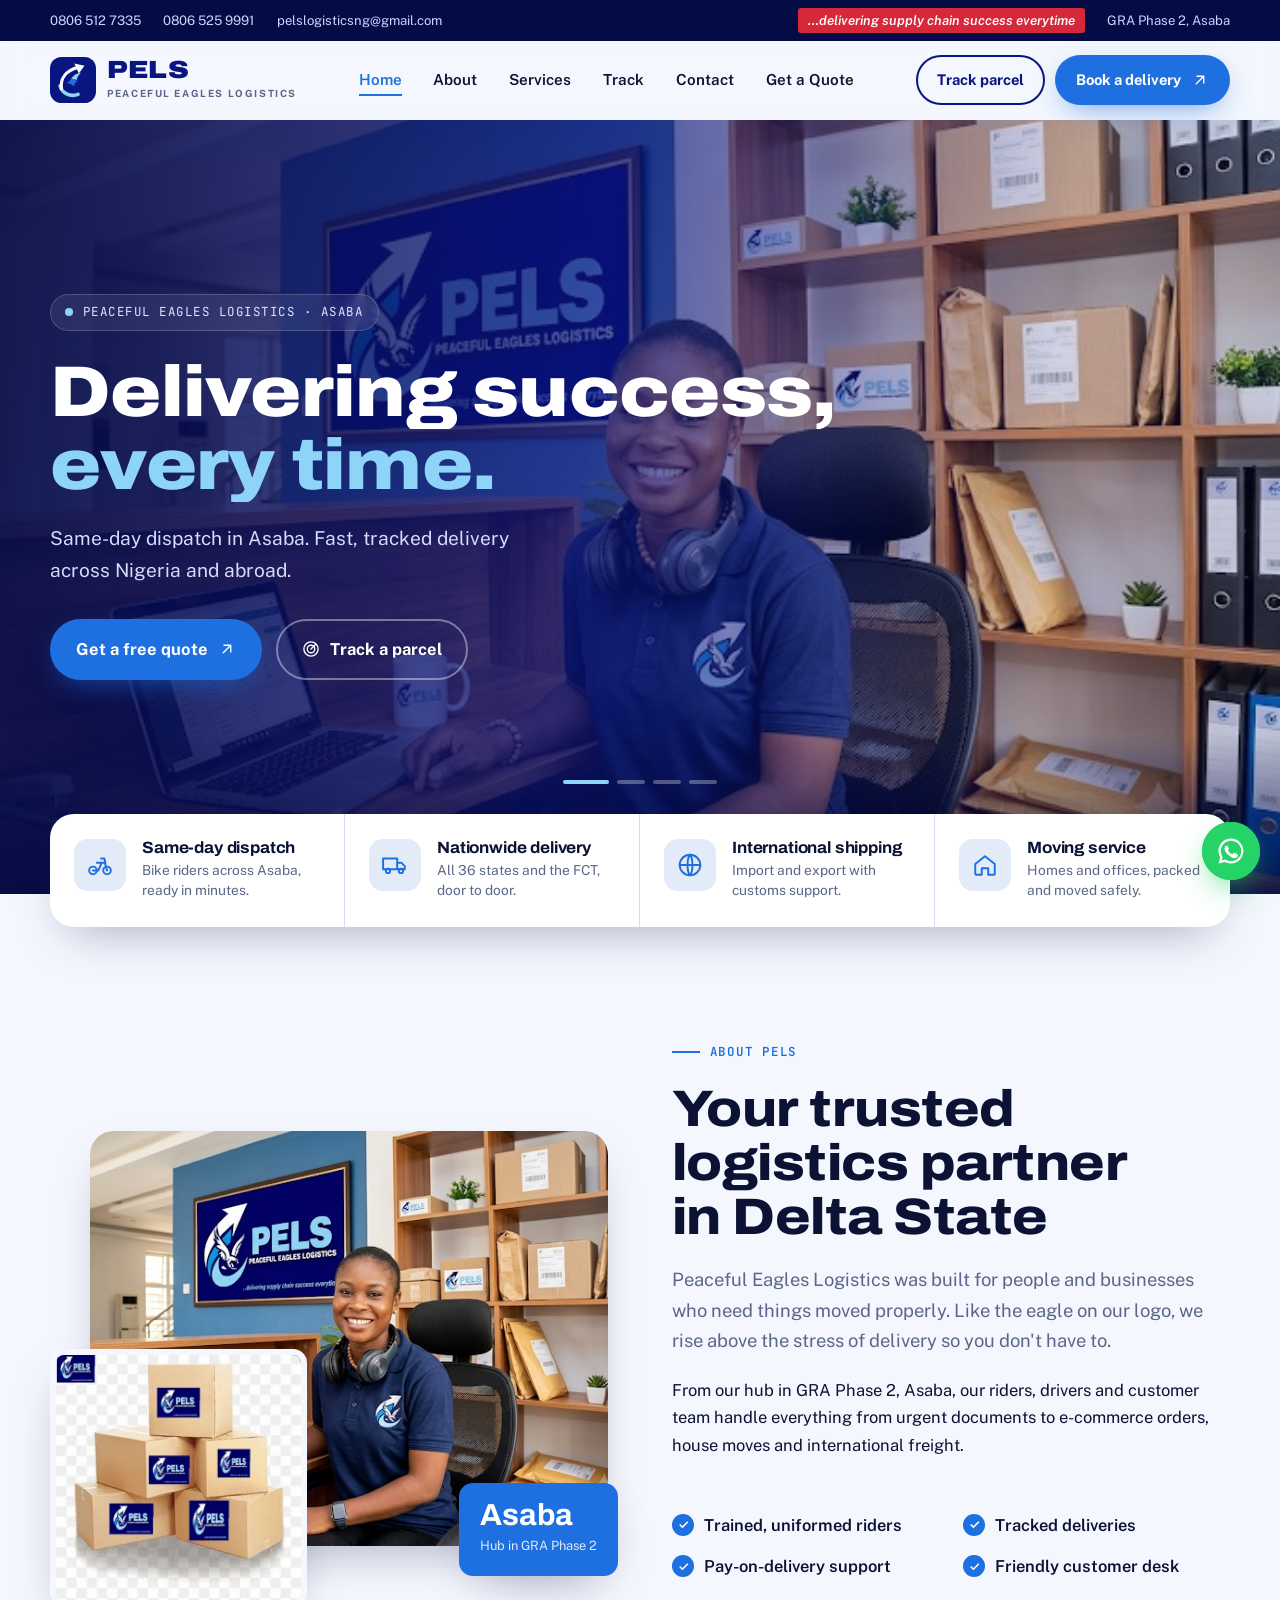
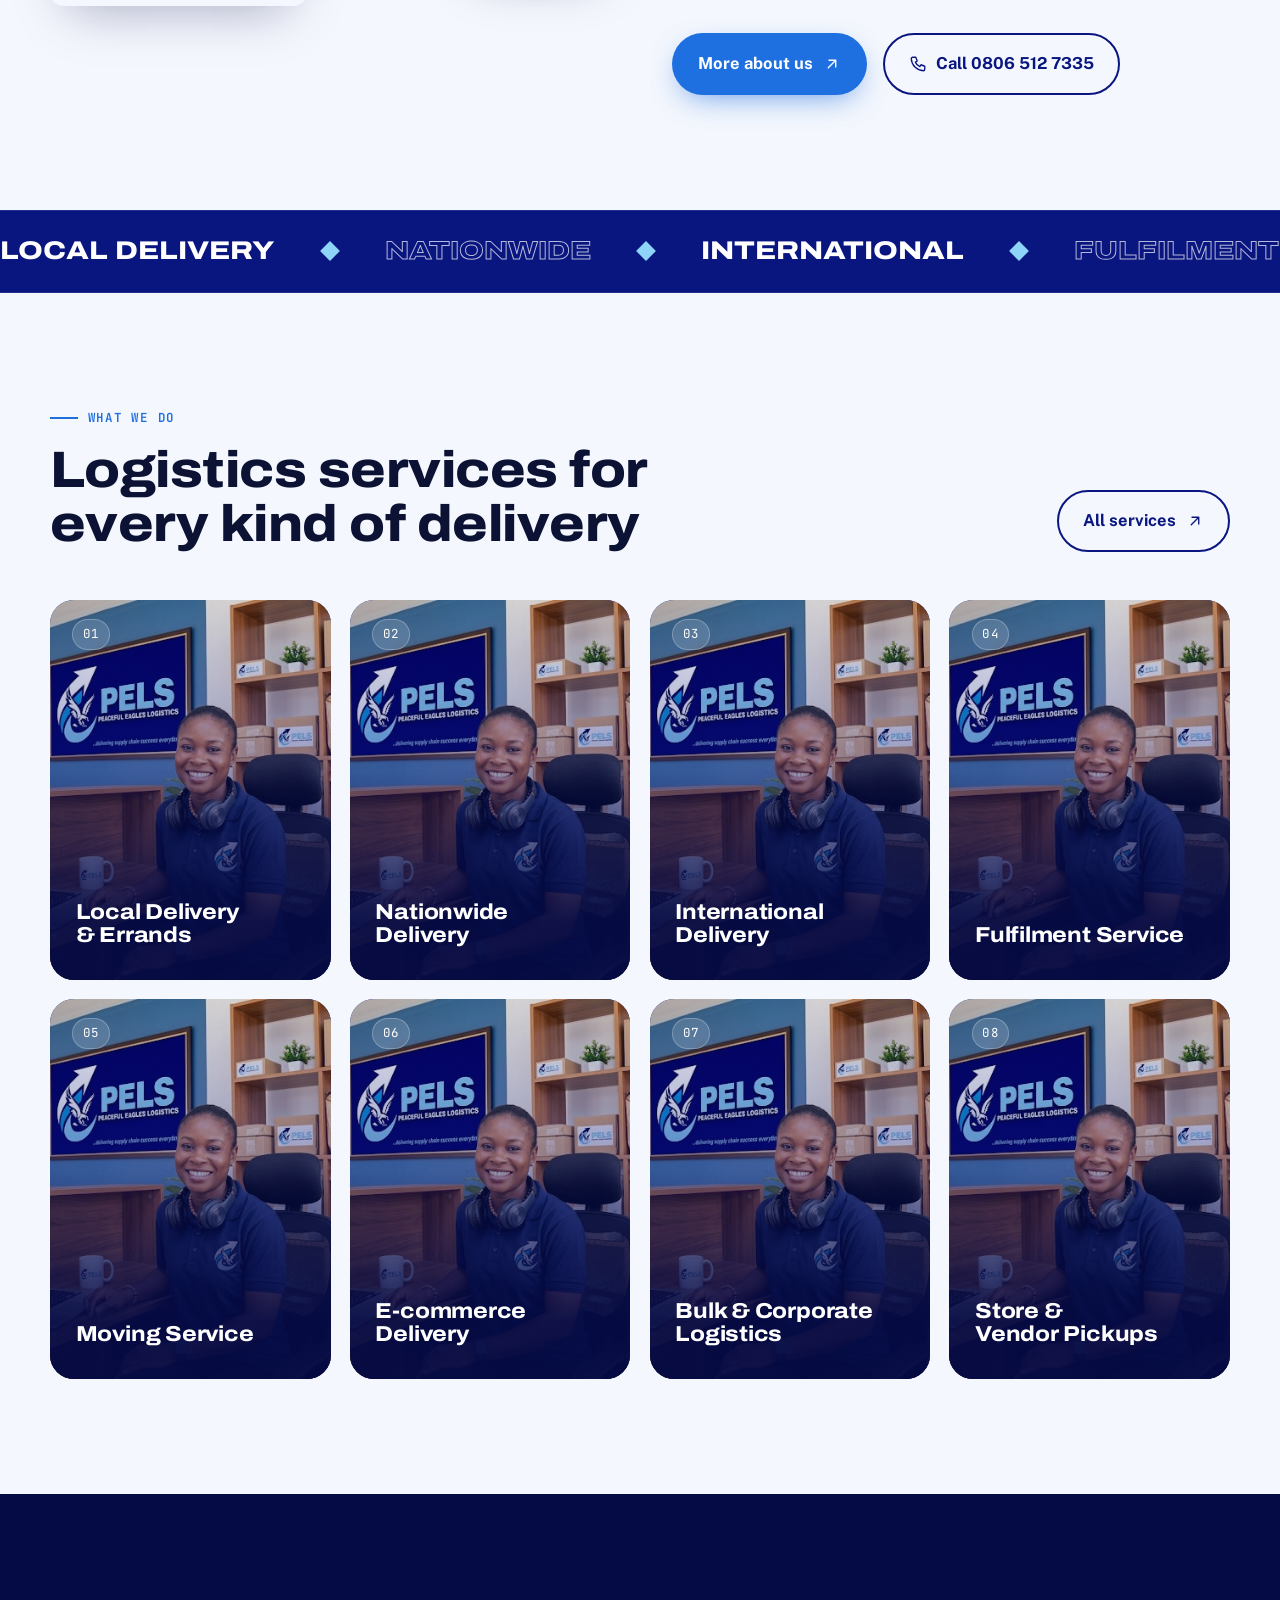
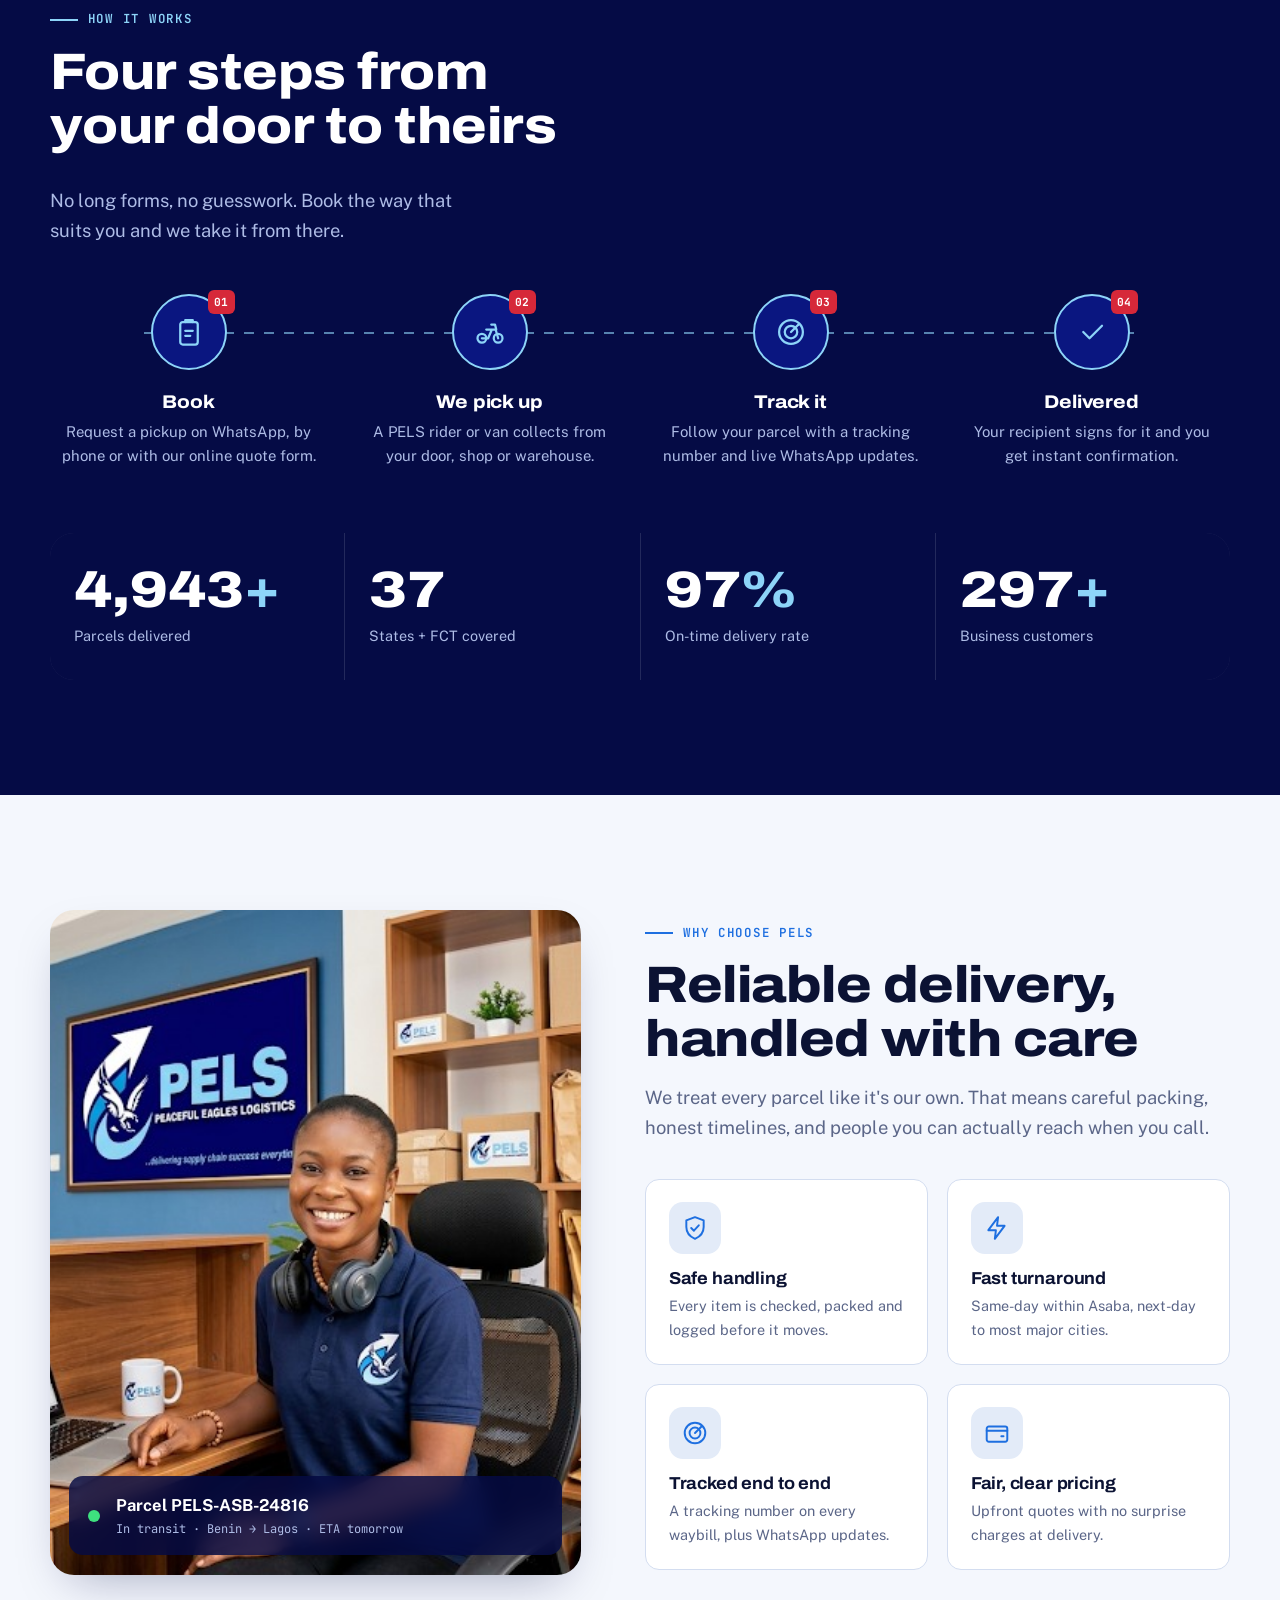
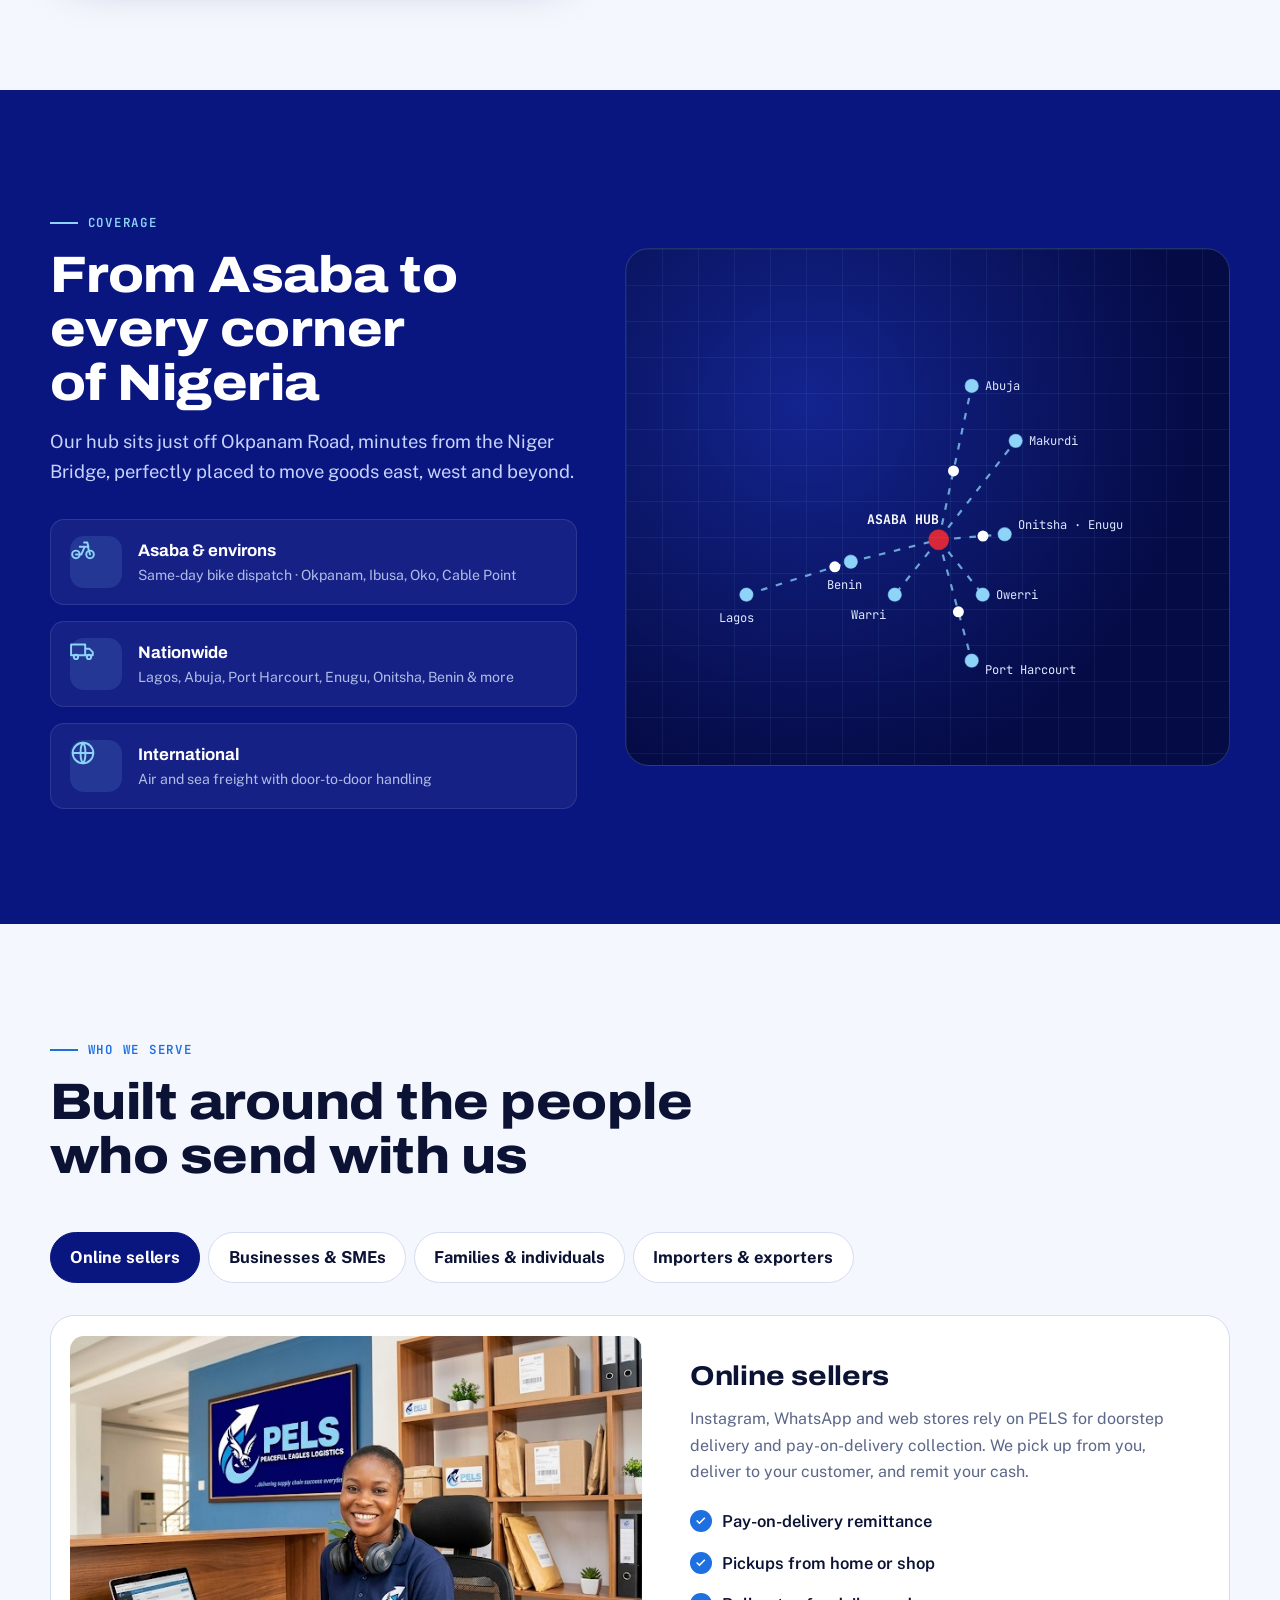
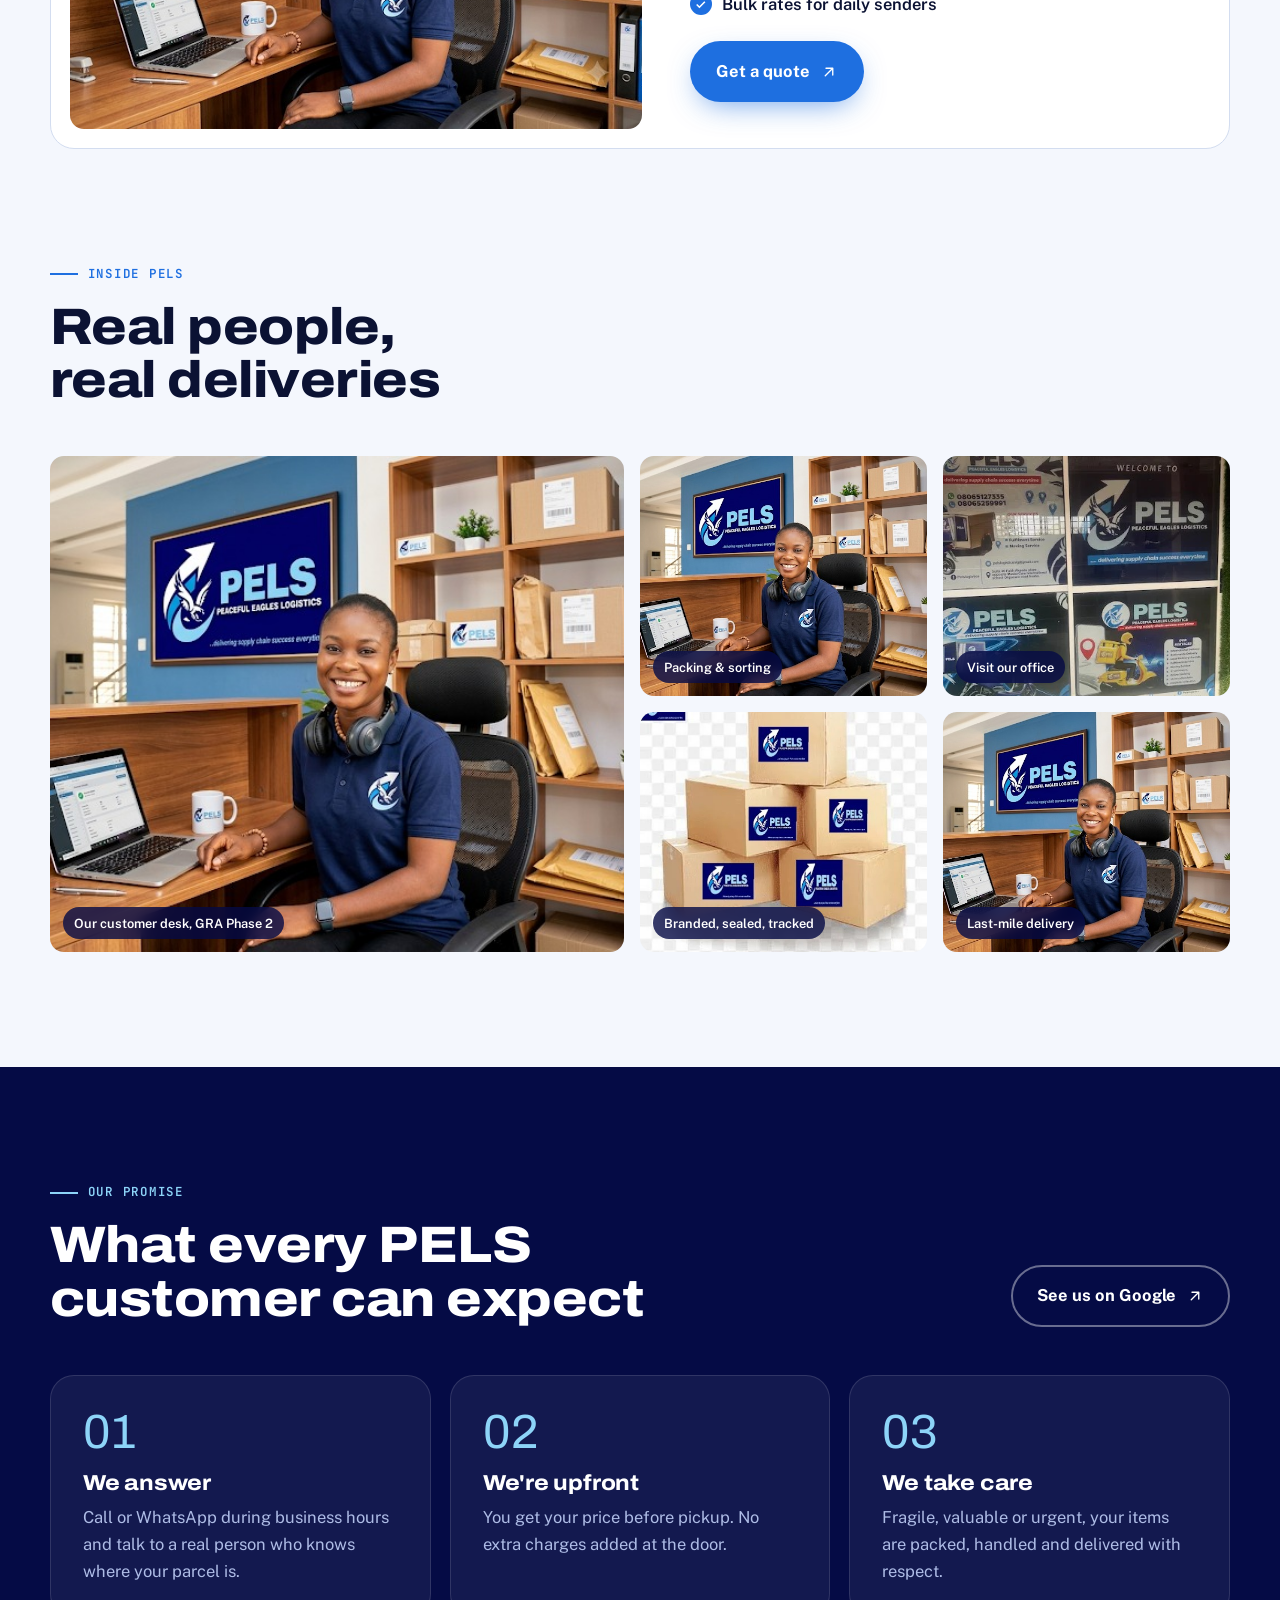
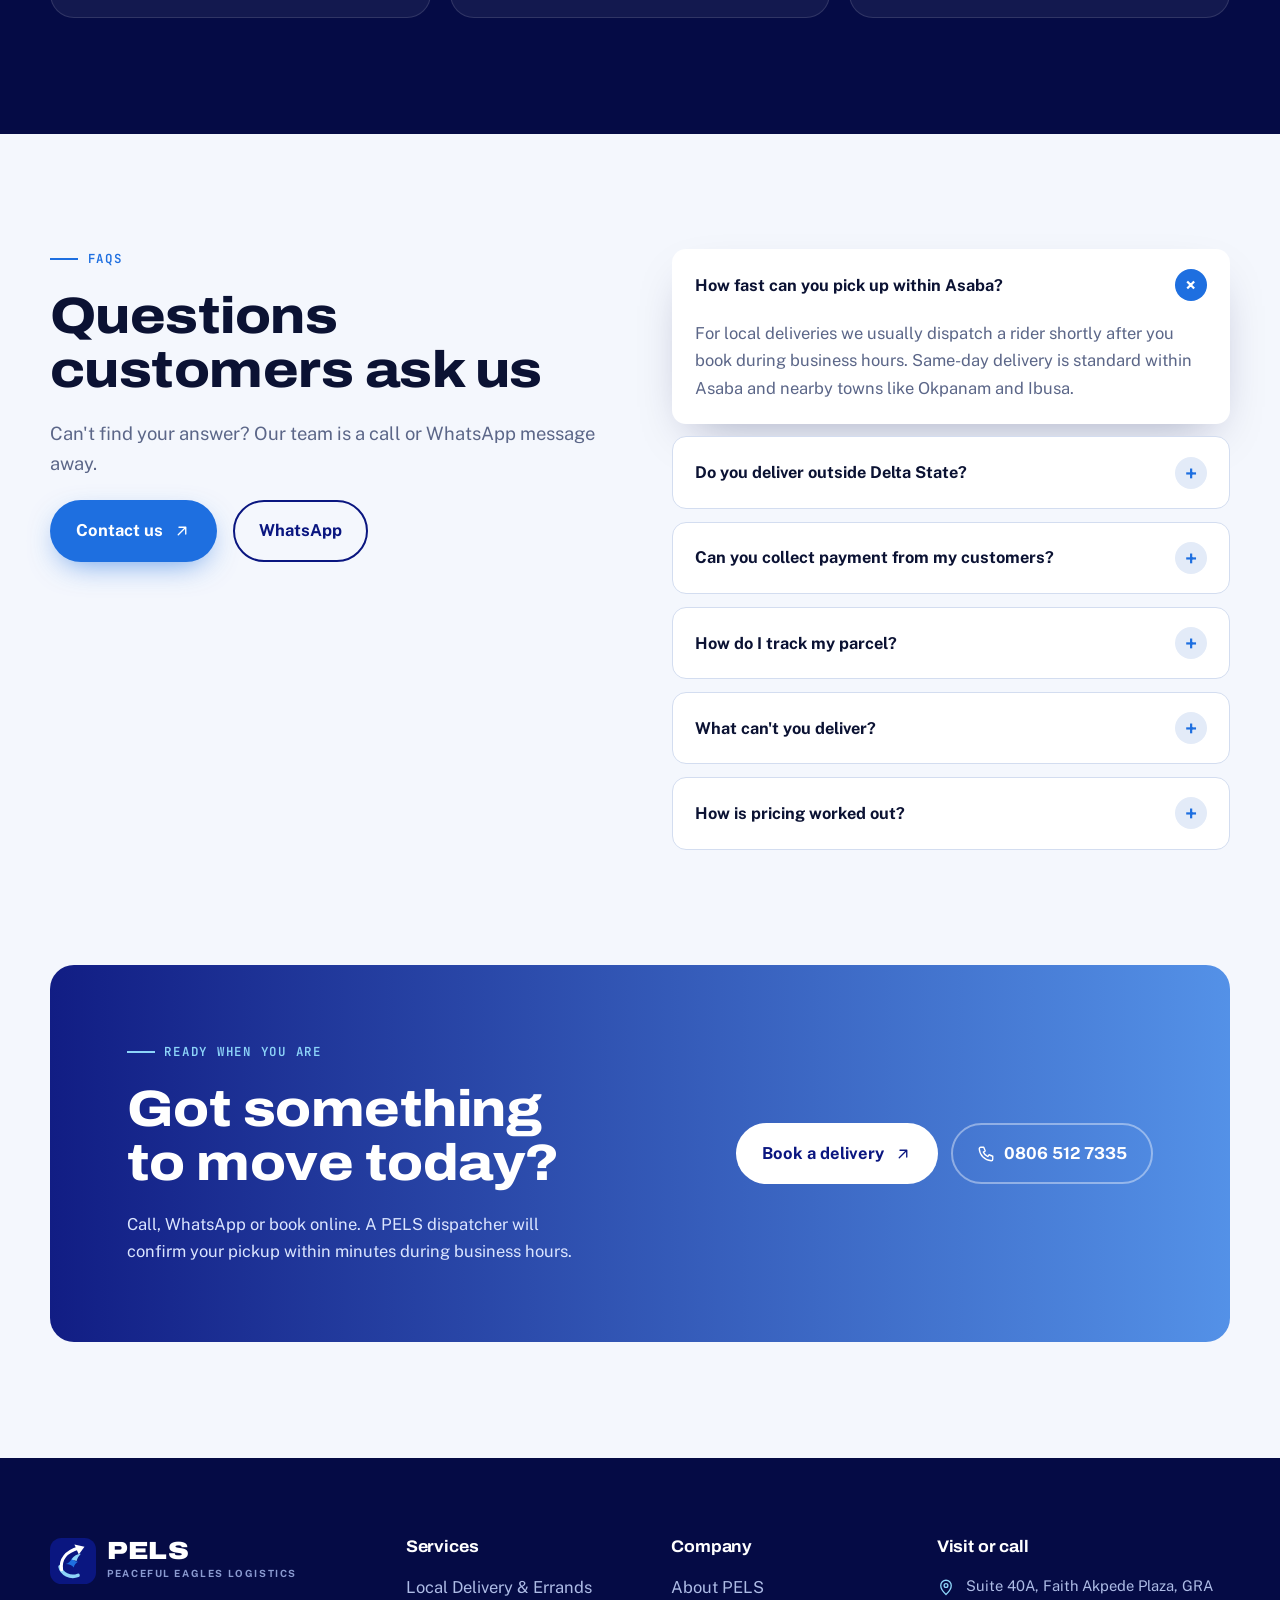
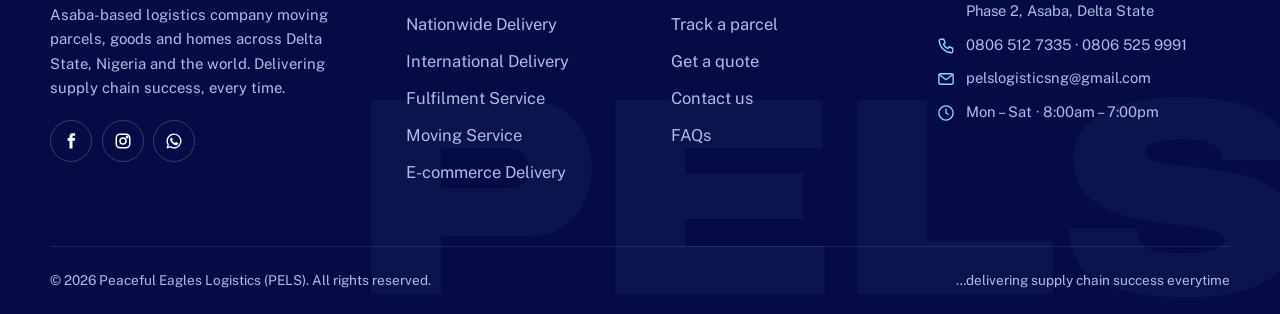
<file: index.html>
<!DOCTYPE html>
<html lang="en">
<head>
<meta charset="utf-8">
<meta name="viewport" content="width=device-width, initial-scale=1, viewport-fit=cover">
<title>PELS | Peaceful Eagles Logistics, Asaba</title>
<meta name="description" content="Peaceful Eagles Logistics (PELS) — same-day dispatch in Asaba, nationwide and international delivery, fulfilment and moving services. Delivering supply chain success everytime.">
<meta name="theme-color" content="#050B45">
<meta property="og:title" content="PELS | Peaceful Eagles Logistics, Asaba">
<meta property="og:description" content="Peaceful Eagles Logistics (PELS) — same-day dispatch in Asaba, nationwide and international delivery, fulfilment and moving services. Delivering supply chain success everytime.">
<meta property="og:image" content="assets/img/pels-office.jpg">
<link rel="icon" href="assets/img/favicon.svg" type="image/svg+xml">
<link rel="preconnect" href="https://fonts.googleapis.com"><link rel="preconnect" href="https://fonts.gstatic.com" crossorigin>
<link rel="stylesheet" href="https://fonts.googleapis.com/css2?family=Archivo:wdth,wght@100..125,500..900&family=JetBrains+Mono:wght@500;600;700&family=Public+Sans:wght@400;500;600;700&display=swap">
<link rel="stylesheet" href="assets/css/style.css">
</head>
<body>
<div class="preloader" aria-hidden="true"><svg class="mark" viewBox="0 0 64 64" aria-hidden="true"><rect width="64" height="64" rx="16" fill="#0A1680"/>
<path d="M14 40c2 10 14 16 25 12" fill="none" stroke="#8DD4F8" stroke-width="5" stroke-linecap="round"/>
<path d="M16 44C14 30 22 19 40 14" fill="none" stroke="#fff" stroke-width="4.5" stroke-linecap="round"/>
<path d="M34 9l14 3-8 11z" fill="#fff"/>
<path d="M22 36c4-1 7-4 9-9 1 4 4 6 8 6-3 2-5 4-6 8-2-3-6-5-11-5z" fill="#1E6FE0"/>
<path d="M30 30c3-5 8-8 13-8-3 3-5 6-6 10z" fill="#8DD4F8"/></svg><div class="bar"></div></div>
<div class="topbar"><div class="wrap">
  <div class="grp"><a href="tel:+2348065127335">0806 512 7335</a><a href="tel:+2348065259991" class="hide-sm">0806 525 9991</a><a href="mailto:pelslogisticsng@gmail.com" class="hide-sm">pelslogisticsng@gmail.com</a></div>
  <div class="grp"><span class="tag hide-sm">…delivering supply chain success everytime</span><span>GRA Phase 2, Asaba</span></div>
</div></div>
<header class="site-header"><div class="wrap">
  <a class="brand" href="index.html" aria-label="PELS home"><svg class="mark" viewBox="0 0 64 64" aria-hidden="true"><rect width="64" height="64" rx="16" fill="#0A1680"/>
<path d="M14 40c2 10 14 16 25 12" fill="none" stroke="#8DD4F8" stroke-width="5" stroke-linecap="round"/>
<path d="M16 44C14 30 22 19 40 14" fill="none" stroke="#fff" stroke-width="4.5" stroke-linecap="round"/>
<path d="M34 9l14 3-8 11z" fill="#fff"/>
<path d="M22 36c4-1 7-4 9-9 1 4 4 6 8 6-3 2-5 4-6 8-2-3-6-5-11-5z" fill="#1E6FE0"/>
<path d="M30 30c3-5 8-8 13-8-3 3-5 6-6 10z" fill="#8DD4F8"/></svg><span><b>PELS</b><small>Peaceful Eagles Logistics</small></span></a>
  <nav class="nav" aria-label="Main"><a href="index.html" class="active">Home</a><a href="about.html">About</a><a href="services.html">Services</a><a href="track.html">Track</a><a href="contact.html">Contact</a><a href="quote.html">Get a Quote</a></nav>
  <div class="header-cta"><a class="btn btn-outline" href="track.html">Track parcel</a><a class="btn btn-primary" href="quote.html">Book a delivery <svg viewBox="0 0 24 24" fill="none" stroke="currentColor" stroke-width="1.8" stroke-linecap="round" stroke-linejoin="round" aria-hidden="true"><path d="M7 17L17 7M8 7h9v9"/></svg></a>
  <button class="burger" aria-label="Open menu" aria-expanded="false"><span></span></button></div>
</div></header>
<main>

<section class="hero">
  <div class="hero-slides"><img src="https://images.pexels.com/photos/7362897/pexels-photo-7362897.jpeg?auto=compress&cs=tinysrgb&w=1400" alt="PELS courier completing a delivery" class="on" data-fallback="assets/img/pels-office.jpg"><img src="https://images.pexels.com/photos/4483610/pexels-photo-4483610.jpeg?auto=compress&cs=tinysrgb&w=1400" alt="Warehouse team packing parcels" loading="lazy" data-fallback="assets/img/pels-office.jpg"><img src="https://images.pexels.com/photos/2199293/pexels-photo-2199293.jpeg?auto=compress&cs=tinysrgb&w=1400" alt="Delivery truck on the highway" loading="lazy" data-fallback="assets/img/pels-office.jpg"><img src="assets/img/pels-office.jpg" alt="PELS front desk in Asaba" loading="lazy"></div>
  <div class="wrap"><div class="hero-copy">
    <span class="hero-kicker"><i></i>Peaceful Eagles Logistics · Asaba</span>
    <h1><span class="line"><span>Delivering success,</span></span><span class="line"><span class="sky">every time.</span></span></h1>
    <p class="lead">Same-day dispatch in Asaba. Fast, tracked delivery across Nigeria and abroad.</p>
    <div class="actions"><a class="btn btn-primary" href="quote.html">Get a free quote <svg viewBox="0 0 24 24" fill="none" stroke="currentColor" stroke-width="1.8" stroke-linecap="round" stroke-linejoin="round" aria-hidden="true"><path d="M7 17L17 7M8 7h9v9"/></svg></a><a class="btn btn-ghost" href="track.html"><svg viewBox="0 0 24 24" fill="none" stroke="currentColor" stroke-width="1.8" stroke-linecap="round" stroke-linejoin="round" aria-hidden="true"><circle cx="12" cy="12" r="9.5"/><circle cx="12" cy="12" r="5"/><path d="M12 12l6-6"/></svg> Track a parcel</a></div>
  </div></div>
  <div class="hero-dots"><button class="on" aria-label="Slide 1"></button><button class="" aria-label="Slide 2"></button><button class="" aria-label="Slide 3"></button><button class="" aria-label="Slide 4"></button></div>
</section>

<div class="quick"><div class="wrap"><div class="quick-grid"><a class="quick-item reveal d1" href="services.html#local"><span class="ico"><svg viewBox="0 0 24 24" fill="none" stroke="currentColor" stroke-width="1.8" stroke-linecap="round" stroke-linejoin="round" aria-hidden="true"><circle cx="5.5" cy="17" r="3.5"/><circle cx="18.5" cy="17" r="3.5"/><path d="M5.5 17h5l3-7h3l2 7M13 6h3l1 4M9 10h4"/></svg></span><span><h4>Same-day dispatch</h4><p>Bike riders across Asaba, ready in minutes.</p></span></a><a class="quick-item reveal d2" href="services.html#nationwide"><span class="ico"><svg viewBox="0 0 24 24" fill="none" stroke="currentColor" stroke-width="1.8" stroke-linecap="round" stroke-linejoin="round" aria-hidden="true"><path d="M1 6h13v10H1zM14 10h4l3 3v3h-7"/><circle cx="5.5" cy="17.5" r="2"/><circle cx="17.5" cy="17.5" r="2"/></svg></span><span><h4>Nationwide delivery</h4><p>All 36 states and the FCT, door to door.</p></span></a><a class="quick-item reveal d3" href="services.html#international"><span class="ico"><svg viewBox="0 0 24 24" fill="none" stroke="currentColor" stroke-width="1.8" stroke-linecap="round" stroke-linejoin="round" aria-hidden="true"><circle cx="12" cy="12" r="9.5"/><path d="M2.5 12h19M12 2.5c3 3.2 3 15.8 0 19M12 2.5c-3 3.2-3 15.8 0 19"/></svg></span><span><h4>International shipping</h4><p>Import and export with customs support.</p></span></a><a class="quick-item reveal d4" href="services.html#moving"><span class="ico"><svg viewBox="0 0 24 24" fill="none" stroke="currentColor" stroke-width="1.8" stroke-linecap="round" stroke-linejoin="round" aria-hidden="true"><path d="M3 11l9-7 9 7v9a1 1 0 01-1 1h-5v-6H9v6H4a1 1 0 01-1-1z"/></svg></span><span><h4>Moving service</h4><p>Homes and offices, packed and moved safely.</p></span></a></div></div></div>

<section class="sec"><div class="wrap split">
  <div class="collage reveal left">
    <div class="main"><img src="assets/img/pels-office.jpg" alt="PELS customer service desk in Asaba" loading="lazy"></div>
    <div class="sub"><img src="assets/img/pels-boxes.jpg" alt="PELS branded parcels" loading="lazy"></div>
    <div class="badge"><b>Asaba</b><span>Hub in GRA Phase 2</span></div>
  </div>
  <div class="stack reveal right">
    <span class="eyebrow">About PELS</span>
    <h2>Your trusted logistics partner in Delta State</h2>
    <p class="lead">Peaceful Eagles Logistics was built for people and businesses who need things moved properly. Like the eagle on our logo, we rise above the stress of delivery so you don't have to.</p>
    <p>From our hub in GRA Phase 2, Asaba, our riders, drivers and customer team handle everything from urgent documents to e-commerce orders, house moves and international freight.</p>
    <ul class="checks"><li>Trained, uniformed riders</li><li>Tracked deliveries</li><li>Pay-on-delivery support</li><li>Friendly customer desk</li></ul>
    <div style="display:flex;gap:1rem;flex-wrap:wrap"><a class="btn btn-primary" href="about.html">More about us <svg viewBox="0 0 24 24" fill="none" stroke="currentColor" stroke-width="1.8" stroke-linecap="round" stroke-linejoin="round" aria-hidden="true"><path d="M7 17L17 7M8 7h9v9"/></svg></a><a class="btn btn-outline" href="tel:+2348065127335"><svg viewBox="0 0 24 24" fill="none" stroke="currentColor" stroke-width="1.8" stroke-linecap="round" stroke-linejoin="round" aria-hidden="true"><path d="M5 3h4l2 5-2.5 1.5a11 11 0 006 6L16 13l5 2v4a2 2 0 01-2 2A17 17 0 013 5a2 2 0 012-2z"/></svg> Call 0806 512 7335</a></div>
  </div>
</div></section>

<div class="marquee" aria-hidden="true"><div class="marquee-track"><span>Local Delivery</span><span>Nationwide</span><span>International</span><span>Fulfilment</span><span>Moving</span><span>E-commerce</span><span>Bulk Logistics</span><span>Errands</span><span>Local Delivery</span><span>Nationwide</span><span>International</span><span>Fulfilment</span><span>Moving</span><span>E-commerce</span><span>Bulk Logistics</span><span>Errands</span></div></div>

<section class="sec"><div class="wrap">
  <div class="sec-head"><div class="t reveal"><span class="eyebrow">What we do</span><h2>Logistics services for every kind of delivery</h2></div><a class="btn btn-outline reveal" href="services.html">All services <svg viewBox="0 0 24 24" fill="none" stroke="currentColor" stroke-width="1.8" stroke-linecap="round" stroke-linejoin="round" aria-hidden="true"><path d="M7 17L17 7M8 7h9v9"/></svg></a></div>
  <div class="svc-grid"><a class="svc reveal d1" href="services.html#local"><img src="https://images.pexels.com/photos/7706467/pexels-photo-7706467.jpeg?auto=compress&cs=tinysrgb&w=1400" alt="Local Delivery &amp; Errands" loading="lazy" data-fallback="assets/img/pels-office.jpg"><span class="num">01</span><span class="arrow"><svg viewBox="0 0 24 24" fill="none" stroke="currentColor" stroke-width="1.8" stroke-linecap="round" stroke-linejoin="round" aria-hidden="true"><path d="M7 17L17 7M8 7h9v9"/></svg></span><div class="body"><h3>Local Delivery & Errands</h3><p>Same-day bike dispatch across Asaba, Okpanam, Ibusa and environs. Documents, food, parcels and quick errands handled by trained riders.</p></div></a><a class="svc reveal d2" href="services.html#nationwide"><img src="https://images.pexels.com/photos/2199293/pexels-photo-2199293.jpeg?auto=compress&cs=tinysrgb&w=1400" alt="Nationwide Delivery" loading="lazy" data-fallback="assets/img/pels-office.jpg"><span class="num">02</span><span class="arrow"><svg viewBox="0 0 24 24" fill="none" stroke="currentColor" stroke-width="1.8" stroke-linecap="round" stroke-linejoin="round" aria-hidden="true"><path d="M7 17L17 7M8 7h9v9"/></svg></span><div class="body"><h3>Nationwide Delivery</h3><p>Door-to-door delivery to all 36 states and the FCT through our van and linehaul network, with tracking from pickup to signature.</p></div></a><a class="svc reveal d3" href="services.html#international"><img src="https://images.pexels.com/photos/17737857/pexels-photo-17737857/free-photo-of-cargo-containers-in-a-commercial-dock.jpeg?auto=compress&cs=tinysrgb&w=1400" alt="International Delivery" loading="lazy" data-fallback="assets/img/pels-office.jpg"><span class="num">03</span><span class="arrow"><svg viewBox="0 0 24 24" fill="none" stroke="currentColor" stroke-width="1.8" stroke-linecap="round" stroke-linejoin="round" aria-hidden="true"><path d="M7 17L17 7M8 7h9v9"/></svg></span><div class="body"><h3>International Delivery</h3><p>Send documents and parcels abroad, or bring goods into Nigeria, with customs support and trusted global partners.</p></div></a><a class="svc reveal d4" href="services.html#fulfilment"><img src="https://images.pexels.com/photos/27111449/pexels-photo-27111449/free-photo-of-low-angle-shot-of-boxes-standing-on-the-shelves-in-a-warehouse.jpeg?auto=compress&cs=tinysrgb&w=1400" alt="Fulfilment Service" loading="lazy" data-fallback="assets/img/pels-office.jpg"><span class="num">04</span><span class="arrow"><svg viewBox="0 0 24 24" fill="none" stroke="currentColor" stroke-width="1.8" stroke-linecap="round" stroke-linejoin="round" aria-hidden="true"><path d="M7 17L17 7M8 7h9v9"/></svg></span><div class="body"><h3>Fulfilment Service</h3><p>We store your stock, pick and pack each order, and ship it out, so online sellers can focus on selling.</p></div></a><a class="svc reveal d1" href="services.html#moving"><img src="https://images.pexels.com/photos/4483608/pexels-photo-4483608.jpeg?auto=compress&cs=tinysrgb&w=1400" alt="Moving Service" loading="lazy" data-fallback="assets/img/pels-office.jpg"><span class="num">05</span><span class="arrow"><svg viewBox="0 0 24 24" fill="none" stroke="currentColor" stroke-width="1.8" stroke-linecap="round" stroke-linejoin="round" aria-hidden="true"><path d="M7 17L17 7M8 7h9v9"/></svg></span><div class="body"><h3>Moving Service</h3><p>Home and office relocation with careful packing, loading and transport, within Asaba or to any city in Nigeria.</p></div></a><a class="svc reveal d2" href="services.html#ecommerce"><img src="https://images.pexels.com/photos/6869042/pexels-photo-6869042.jpeg?auto=compress&cs=tinysrgb&w=1400" alt="E-commerce Delivery" loading="lazy" data-fallback="assets/img/pels-office.jpg"><span class="num">06</span><span class="arrow"><svg viewBox="0 0 24 24" fill="none" stroke="currentColor" stroke-width="1.8" stroke-linecap="round" stroke-linejoin="round" aria-hidden="true"><path d="M7 17L17 7M8 7h9v9"/></svg></span><div class="body"><h3>E-commerce Delivery</h3><p>Last-mile delivery for online stores and social sellers, with pay-on-delivery collection remitted back to you.</p></div></a><a class="svc reveal d3" href="services.html#bulk"><img src="https://images.pexels.com/photos/1267338/pexels-photo-1267338.jpeg?auto=compress&cs=tinysrgb&w=1400" alt="Bulk &amp; Corporate Logistics" loading="lazy" data-fallback="assets/img/pels-office.jpg"><span class="num">07</span><span class="arrow"><svg viewBox="0 0 24 24" fill="none" stroke="currentColor" stroke-width="1.8" stroke-linecap="round" stroke-linejoin="round" aria-hidden="true"><path d="M7 17L17 7M8 7h9v9"/></svg></span><div class="body"><h3>Bulk & Corporate Logistics</h3><p>Scheduled distribution for businesses, distributors and organisations moving goods in volume.</p></div></a><a class="svc reveal d4" href="services.html#errands"><img src="https://images.pexels.com/photos/7362924/pexels-photo-7362924.jpeg?auto=compress&cs=tinysrgb&w=1400" alt="Store &amp; Vendor Pickups" loading="lazy" data-fallback="assets/img/pels-office.jpg"><span class="num">08</span><span class="arrow"><svg viewBox="0 0 24 24" fill="none" stroke="currentColor" stroke-width="1.8" stroke-linecap="round" stroke-linejoin="round" aria-hidden="true"><path d="M7 17L17 7M8 7h9v9"/></svg></span><div class="body"><h3>Store & Vendor Pickups</h3><p>We collect items from markets, shops and vendors on your behalf and deliver them to you or your customer.</p></div></a></div>
</div></section>

<section class="sec dark on-dark"><div class="wrap">
  <div class="sec-head"><div class="t reveal"><span class="eyebrow">How it works</span><h2>Four steps from your door to theirs</h2></div><p class="lead reveal" style="max-width:40ch">No long forms, no guesswork. Book the way that suits you and we take it from there.</p></div>
  <div class="steps"><div class="step reveal d1"><div class="dot"><svg viewBox="0 0 24 24" fill="none" stroke="currentColor" stroke-width="1.8" stroke-linecap="round" stroke-linejoin="round" aria-hidden="true"><rect x="5" y="4" width="14" height="18" rx="2"/><path d="M9 4V2.5h6V4M9 11h6M9 15h4"/></svg></div><h3>Book</h3><p>Request a pickup on WhatsApp, by phone or with our online quote form.</p></div><div class="step reveal d2"><div class="dot"><svg viewBox="0 0 24 24" fill="none" stroke="currentColor" stroke-width="1.8" stroke-linecap="round" stroke-linejoin="round" aria-hidden="true"><circle cx="5.5" cy="17" r="3.5"/><circle cx="18.5" cy="17" r="3.5"/><path d="M5.5 17h5l3-7h3l2 7M13 6h3l1 4M9 10h4"/></svg></div><h3>We pick up</h3><p>A PELS rider or van collects from your door, shop or warehouse.</p></div><div class="step reveal d3"><div class="dot"><svg viewBox="0 0 24 24" fill="none" stroke="currentColor" stroke-width="1.8" stroke-linecap="round" stroke-linejoin="round" aria-hidden="true"><circle cx="12" cy="12" r="9.5"/><circle cx="12" cy="12" r="5"/><path d="M12 12l6-6"/></svg></div><h3>Track it</h3><p>Follow your parcel with a tracking number and live WhatsApp updates.</p></div><div class="step reveal d4"><div class="dot"><svg viewBox="0 0 24 24" fill="none" stroke="currentColor" stroke-width="1.8" stroke-linecap="round" stroke-linejoin="round" aria-hidden="true"><path d="M5 12l5 5L20 7"/></svg></div><h3>Delivered</h3><p>Your recipient signs for it and you get instant confirmation.</p></div></div>
  <!-- EDIT: confirm these figures with PELS before going live -->
  <div class="stats reveal">
    <div class="stat"><b><span data-count="5000">5,000</span><em>+</em></b><span>Parcels delivered</span></div>
    <div class="stat"><b><span data-count="37">37</span></b><span>States + FCT covered</span></div>
    <div class="stat"><b><span data-count="98">98</span><em>%</em></b><span>On-time delivery rate</span></div>
    <div class="stat"><b><span data-count="300">300</span><em>+</em></b><span>Business customers</span></div>
  </div>
</div></section>

<section class="sec"><div class="wrap why">
  <div class="why-img reveal left"><img src="https://images.pexels.com/photos/7362924/pexels-photo-7362924.jpeg?auto=compress&cs=tinysrgb&w=1400" alt="PELS courier handling a parcel" loading="lazy" data-fallback="assets/img/pels-office.jpg">
    <div class="chip"><span class="live"></span><div><b>Parcel PELS-ASB-24816</b><small>In transit · Benin → Lagos · ETA tomorrow</small></div></div></div>
  <div class="reveal right">
    <span class="eyebrow">Why choose PELS</span>
    <h2 style="margin-top:1rem">Reliable delivery, handled with care</h2>
    <p class="lead" style="margin-top:1rem">We treat every parcel like it's our own. That means careful packing, honest timelines, and people you can actually reach when you call.</p>
    <div class="feat-grid"><div class="feat reveal d1"><span class="ico"><svg viewBox="0 0 24 24" fill="none" stroke="currentColor" stroke-width="1.8" stroke-linecap="round" stroke-linejoin="round" aria-hidden="true"><path d="M12 2l8 3v6c0 5-3.5 9-8 11-4.5-2-8-6-8-11V5z"/><path d="M8.5 12l2.5 2.5 4.5-5"/></svg></span><h4>Safe handling</h4><p>Every item is checked, packed and logged before it moves.</p></div><div class="feat reveal d2"><span class="ico"><svg viewBox="0 0 24 24" fill="none" stroke="currentColor" stroke-width="1.8" stroke-linecap="round" stroke-linejoin="round" aria-hidden="true"><path d="M13 2L4 14h7l-1 8 9-12h-7z"/></svg></span><h4>Fast turnaround</h4><p>Same-day within Asaba, next-day to most major cities.</p></div><div class="feat reveal d3"><span class="ico"><svg viewBox="0 0 24 24" fill="none" stroke="currentColor" stroke-width="1.8" stroke-linecap="round" stroke-linejoin="round" aria-hidden="true"><circle cx="12" cy="12" r="9.5"/><circle cx="12" cy="12" r="5"/><path d="M12 12l6-6"/></svg></span><h4>Tracked end to end</h4><p>A tracking number on every waybill, plus WhatsApp updates.</p></div><div class="feat reveal d4"><span class="ico"><svg viewBox="0 0 24 24" fill="none" stroke="currentColor" stroke-width="1.8" stroke-linecap="round" stroke-linejoin="round" aria-hidden="true"><rect x="2.5" y="6" width="19" height="14" rx="2"/><path d="M2.5 10h19M16 15h2"/></svg></span><h4>Fair, clear pricing</h4><p>Upfront quotes with no surprise charges at delivery.</p></div></div>
  </div>
</div></section>

<section class="sec navy on-dark" style="overflow:hidden"><div class="wrap coverage">
  <div class="reveal left">
    <span class="eyebrow">Coverage</span>
    <h2 style="margin-top:1rem">From Asaba to every corner of Nigeria</h2>
    <p class="lead" style="margin-top:1rem">Our hub sits just off Okpanam Road, minutes from the Niger Bridge, perfectly placed to move goods east, west and beyond.</p>
    <div class="coverage-list">
      <div class="cov"><span class="ico"><svg viewBox="0 0 24 24" fill="none" stroke="currentColor" stroke-width="1.8" stroke-linecap="round" stroke-linejoin="round" aria-hidden="true"><circle cx="5.5" cy="17" r="3.5"/><circle cx="18.5" cy="17" r="3.5"/><path d="M5.5 17h5l3-7h3l2 7M13 6h3l1 4M9 10h4"/></svg></span><div><b>Asaba & environs</b><span>Same-day bike dispatch · Okpanam, Ibusa, Oko, Cable Point</span></div></div>
      <div class="cov"><span class="ico"><svg viewBox="0 0 24 24" fill="none" stroke="currentColor" stroke-width="1.8" stroke-linecap="round" stroke-linejoin="round" aria-hidden="true"><path d="M1 6h13v10H1zM14 10h4l3 3v3h-7"/><circle cx="5.5" cy="17.5" r="2"/><circle cx="17.5" cy="17.5" r="2"/></svg></span><div><b>Nationwide</b><span>Lagos, Abuja, Port Harcourt, Enugu, Onitsha, Benin & more</span></div></div>
      <div class="cov"><span class="ico"><svg viewBox="0 0 24 24" fill="none" stroke="currentColor" stroke-width="1.8" stroke-linecap="round" stroke-linejoin="round" aria-hidden="true"><circle cx="12" cy="12" r="9.5"/><path d="M2.5 12h19M12 2.5c3 3.2 3 15.8 0 19M12 2.5c-3 3.2-3 15.8 0 19"/></svg></span><div><b>International</b><span>Air and sea freight with door-to-door handling</span></div></div>
    </div>
  </div>
  <div class="map-box reveal right"><div class="grid"></div>
    <svg viewBox="0 0 520 440" role="img" aria-label="Delivery routes from Asaba to major Nigerian cities">
      <path d="M95 300 L190 270 L270 250" class="route"/><path d="M270 250 L300 110" class="route"/><path d="M270 250 L310 300" class="route"/>
      <path d="M270 250 L330 245" class="route"/><path d="M270 250 L300 360" class="route"/><path d="M270 250 L230 300" class="route"/><path d="M270 250 L340 160" class="route"/>
      <circle r="5" fill="#fff"><animateMotion dur="5s" repeatCount="indefinite" path="M270 250 L190 270 L95 300"/></circle>
      <circle r="5" fill="#fff"><animateMotion dur="6s" repeatCount="indefinite" path="M270 250 L300 110"/></circle>
      <circle r="5" fill="#fff"><animateMotion dur="4.5s" repeatCount="indefinite" path="M270 250 L300 360"/></circle>
      <circle r="5" fill="#fff"><animateMotion dur="4s" repeatCount="indefinite" path="M270 250 L330 245"/></circle>
      <g class="city"><circle class="ring" cx="95" cy="300" r="6"/><circle class="core" cx="95" cy="300" r="6"/><text x="70" y="325">Lagos</text></g>
      <g class="city"><circle class="ring" cx="190" cy="270" r="6"/><circle class="core" cx="190" cy="270" r="6"/><text x="168" y="295">Benin</text></g>
      <g class="city"><circle class="ring" cx="300" cy="110" r="6"/><circle class="core" cx="300" cy="110" r="6"/><text x="312" y="114">Abuja</text></g>
      <g class="city"><circle class="ring" cx="340" cy="160" r="6"/><circle class="core" cx="340" cy="160" r="6"/><text x="352" y="164">Makurdi</text></g>
      <g class="city"><circle class="ring" cx="330" cy="245" r="6"/><circle class="core" cx="330" cy="245" r="6"/><text x="342" y="240">Onitsha · Enugu</text></g>
      <g class="city"><circle class="ring" cx="310" cy="300" r="6"/><circle class="core" cx="310" cy="300" r="6"/><text x="322" y="304">Owerri</text></g>
      <g class="city"><circle class="ring" cx="300" cy="360" r="6"/><circle class="core" cx="300" cy="360" r="6"/><text x="312" y="372">Port Harcourt</text></g>
      <g class="city"><circle class="ring" cx="230" cy="300" r="6"/><circle class="core" cx="230" cy="300" r="6"/><text x="190" y="322">Warri</text></g>
      <g class="city hq"><circle class="ring" cx="270" cy="250" r="9"/><circle class="core" cx="270" cy="250" r="9"/><text x="205" y="236">ASABA HUB</text></g>
    </svg>
  </div>
</div></section>

<section class="sec"><div class="wrap" data-tabs>
  <div class="sec-head"><div class="t reveal"><span class="eyebrow">Who we serve</span><h2>Built around the people who send with us</h2></div></div>
  <div class="tabs reveal" role="tablist"><button class="tab on" role="tab" aria-selected="true">Online sellers</button><button class="tab" role="tab" aria-selected="false">Businesses & SMEs</button><button class="tab" role="tab" aria-selected="false">Families & individuals</button><button class="tab" role="tab" aria-selected="false">Importers & exporters</button></div>
  <div class="panel" role="tabpanel"><div class="pic"><img src="https://images.pexels.com/photos/6869042/pexels-photo-6869042.jpeg?auto=compress&cs=tinysrgb&w=1400" alt="Online sellers" loading="lazy" data-fallback="assets/img/pels-office.jpg"></div><div class="txt"><h3 style="font-size:1.7rem">Online sellers</h3><p class="lead" style="font-size:1rem">Instagram, WhatsApp and web stores rely on PELS for doorstep delivery and pay-on-delivery collection. We pick up from you, deliver to your customer, and remit your cash.</p><ul class="checks" style="grid-template-columns:1fr;margin:.4rem 0"><li>Pay-on-delivery remittance</li><li>Pickups from home or shop</li><li>Bulk rates for daily senders</li></ul><a class="btn btn-primary" href="quote.html" style="justify-self:start">Get a quote <svg viewBox="0 0 24 24" fill="none" stroke="currentColor" stroke-width="1.8" stroke-linecap="round" stroke-linejoin="round" aria-hidden="true"><path d="M7 17L17 7M8 7h9v9"/></svg></a></div></div><div class="panel" role="tabpanel" hidden><div class="pic"><img src="https://images.pexels.com/photos/4483862/pexels-photo-4483862.jpeg?auto=compress&cs=tinysrgb&w=1400" alt="Businesses &amp; SMEs" loading="lazy" data-fallback="assets/img/pels-office.jpg"></div><div class="txt"><h3 style="font-size:1.7rem">Businesses & SMEs</h3><p class="lead" style="font-size:1rem">From pharmacies to boutiques and distributors, we handle scheduled deliveries, restocks and documents so your team stays focused on customers.</p><ul class="checks" style="grid-template-columns:1fr;margin:.4rem 0"><li>Scheduled daily or weekly runs</li><li>Monthly invoicing</li><li>Proof of delivery on every drop</li></ul><a class="btn btn-primary" href="quote.html" style="justify-self:start">Get a quote <svg viewBox="0 0 24 24" fill="none" stroke="currentColor" stroke-width="1.8" stroke-linecap="round" stroke-linejoin="round" aria-hidden="true"><path d="M7 17L17 7M8 7h9v9"/></svg></a></div></div><div class="panel" role="tabpanel" hidden><div class="pic"><img src="https://images.pexels.com/photos/7362897/pexels-photo-7362897.jpeg?auto=compress&cs=tinysrgb&w=1400" alt="Families &amp; individuals" loading="lazy" data-fallback="assets/img/pels-office.jpg"></div><div class="txt"><h3 style="font-size:1.7rem">Families & individuals</h3><p class="lead" style="font-size:1rem">Sending a gift to Lagos, documents to Abuja or food across town? Book in minutes and we handle the rest.</p><ul class="checks" style="grid-template-columns:1fr;margin:.4rem 0"><li>Same-day local delivery</li><li>Gifts and documents nationwide</li><li>Moving help for homes</li></ul><a class="btn btn-primary" href="quote.html" style="justify-self:start">Get a quote <svg viewBox="0 0 24 24" fill="none" stroke="currentColor" stroke-width="1.8" stroke-linecap="round" stroke-linejoin="round" aria-hidden="true"><path d="M7 17L17 7M8 7h9v9"/></svg></a></div></div><div class="panel" role="tabpanel" hidden><div class="pic"><img src="https://images.pexels.com/photos/32281093/pexels-photo-32281093/free-photo-of-aerial-view-of-busy-shipping-port-with-cranes.jpeg?auto=compress&cs=tinysrgb&w=1400" alt="Importers &amp; exporters" loading="lazy" data-fallback="assets/img/pels-office.jpg"></div><div class="txt"><h3 style="font-size:1.7rem">Importers & exporters</h3><p class="lead" style="font-size:1rem">Bring goods into Nigeria or send them abroad. We coordinate freight, paperwork and final-mile delivery to your door.</p><ul class="checks" style="grid-template-columns:1fr;margin:.4rem 0"><li>Air and sea freight</li><li>Customs documentation support</li><li>Door-to-door handling</li></ul><a class="btn btn-primary" href="quote.html" style="justify-self:start">Get a quote <svg viewBox="0 0 24 24" fill="none" stroke="currentColor" stroke-width="1.8" stroke-linecap="round" stroke-linejoin="round" aria-hidden="true"><path d="M7 17L17 7M8 7h9v9"/></svg></a></div></div>
</div></section>

<section class="sec" style="padding-top:0"><div class="wrap">
  <div class="sec-head"><div class="t reveal"><span class="eyebrow">Inside PELS</span><h2>Real people, real deliveries</h2></div></div>
  <div class="gallery reveal">
    <figure><img src="assets/img/pels-office.jpg" alt="PELS front desk" loading="lazy"><figcaption>Our customer desk, GRA Phase 2</figcaption></figure>
    <figure><img src="https://images.pexels.com/photos/4487363/pexels-photo-4487363.jpeg?auto=compress&cs=tinysrgb&w=1400" alt="Packing parcels" loading="lazy" data-fallback="assets/img/pels-office.jpg"><figcaption>Packing & sorting</figcaption></figure>
    <figure><img src="assets/img/pels-shopfront.jpg" alt="PELS shopfront" loading="lazy"><figcaption>Visit our office</figcaption></figure>
    <figure><img src="assets/img/pels-boxes.jpg" alt="PELS parcels" loading="lazy"><figcaption>Branded, sealed, tracked</figcaption></figure>
    <figure><img src="https://images.pexels.com/photos/7706467/pexels-photo-7706467.jpeg?auto=compress&cs=tinysrgb&w=1400" alt="Courier on delivery" loading="lazy" data-fallback="assets/img/pels-office.jpg"><figcaption>Last-mile delivery</figcaption></figure>
  </div>
</div></section>

<section class="sec dark on-dark"><div class="wrap">
  <div class="sec-head"><div class="t reveal"><span class="eyebrow">Our promise</span><h2>What every PELS customer can expect</h2></div><a class="btn btn-ghost reveal" href="https://www.google.com/maps/search/?api=1&query=Peaceful+Eagles+Logistics+PELS+Asaba" target="_blank" rel="noopener">See us on Google <svg viewBox="0 0 24 24" fill="none" stroke="currentColor" stroke-width="1.8" stroke-linecap="round" stroke-linejoin="round" aria-hidden="true"><path d="M7 17L17 7M8 7h9v9"/></svg></a></div>
  <div class="promise-grid">
    <div class="promise reveal d1"><div class="big">01</div><h3>We answer</h3><p>Call or WhatsApp during business hours and talk to a real person who knows where your parcel is.</p></div>
    <div class="promise reveal d2"><div class="big">02</div><h3>We're upfront</h3><p>You get your price before pickup. No extra charges added at the door.</p></div>
    <div class="promise reveal d3"><div class="big">03</div><h3>We take care</h3><p>Fragile, valuable or urgent, your items are packed, handled and delivered with respect.</p></div>
  </div>
</div></section>

<section class="sec" id="faq"><div class="wrap split" style="align-items:start">
  <div class="stack reveal left" style="position:sticky;top:110px">
    <span class="eyebrow">FAQs</span><h2>Questions customers ask us</h2>
    <p class="lead">Can't find your answer? Our team is a call or WhatsApp message away.</p>
    <div style="display:flex;gap:1rem;flex-wrap:wrap"><a class="btn btn-primary" href="contact.html">Contact us <svg viewBox="0 0 24 24" fill="none" stroke="currentColor" stroke-width="1.8" stroke-linecap="round" stroke-linejoin="round" aria-hidden="true"><path d="M7 17L17 7M8 7h9v9"/></svg></a><a class="btn btn-outline" href="https://wa.me/2348065127335" target="_blank" rel="noopener">WhatsApp</a></div>
  </div>
  <div class="faq"><details class="reveal" open><summary>How fast can you pick up within Asaba?</summary><p>For local deliveries we usually dispatch a rider shortly after you book during business hours. Same-day delivery is standard within Asaba and nearby towns like Okpanam and Ibusa.</p></details><details class="reveal"><summary>Do you deliver outside Delta State?</summary><p>Yes. We deliver to all 36 states and the FCT, including Lagos, Abuja, Port Harcourt, Enugu, Onitsha and Benin, with express and economy options.</p></details><details class="reveal"><summary>Can you collect payment from my customers?</summary><p>Yes. Our e-commerce delivery includes pay-on-delivery collection. We collect from your customer and remit the money back to you.</p></details><details class="reveal"><summary>How do I track my parcel?</summary><p>Every booking gets a tracking number on the waybill. Enter it on our Track page, or send it to us on WhatsApp for a live update.</p></details><details class="reveal"><summary>What can't you deliver?</summary><p>We don't carry illegal items, hazardous materials, weapons, or live animals. If you're unsure about an item, call us before booking.</p></details><details class="reveal"><summary>How is pricing worked out?</summary><p>Pricing depends on distance, size and weight, and speed of delivery. Use our quote form for an estimate, and we'll confirm the exact price before pickup.</p></details></div>
</div></section>
<section class="sec" style="padding-top:0"><div class="wrap"><div class="cta-band reveal zoom"><img src="assets/img/pels-shopfront.jpg" alt="PELS shopfront in Asaba" loading="lazy" data-parallax>
  <div class="row"><div class="stack"><span class="eyebrow" style="color:var(--sky)">Ready when you are</span><h2>Got something to move today?</h2><p style="color:#dbe5ff;max-width:46ch">Call, WhatsApp or book online. A PELS dispatcher will confirm your pickup within minutes during business hours.</p></div>
  <div class="phones"><a class="btn btn-light" href="quote.html">Book a delivery <svg viewBox="0 0 24 24" fill="none" stroke="currentColor" stroke-width="1.8" stroke-linecap="round" stroke-linejoin="round" aria-hidden="true"><path d="M7 17L17 7M8 7h9v9"/></svg></a><a class="btn btn-ghost" href="tel:+2348065127335"><svg viewBox="0 0 24 24" fill="none" stroke="currentColor" stroke-width="1.8" stroke-linecap="round" stroke-linejoin="round" aria-hidden="true"><path d="M5 3h4l2 5-2.5 1.5a11 11 0 006 6L16 13l5 2v4a2 2 0 01-2 2A17 17 0 013 5a2 2 0 012-2z"/></svg> 0806 512 7335</a></div></div>
</div></div></section></main>
<footer class="site-footer"><div class="wrap">
  <div class="f-grid">
    <div><a class="brand" href="index.html"><svg class="mark" viewBox="0 0 64 64" aria-hidden="true"><rect width="64" height="64" rx="16" fill="#0A1680"/>
<path d="M14 40c2 10 14 16 25 12" fill="none" stroke="#8DD4F8" stroke-width="5" stroke-linecap="round"/>
<path d="M16 44C14 30 22 19 40 14" fill="none" stroke="#fff" stroke-width="4.5" stroke-linecap="round"/>
<path d="M34 9l14 3-8 11z" fill="#fff"/>
<path d="M22 36c4-1 7-4 9-9 1 4 4 6 8 6-3 2-5 4-6 8-2-3-6-5-11-5z" fill="#1E6FE0"/>
<path d="M30 30c3-5 8-8 13-8-3 3-5 6-6 10z" fill="#8DD4F8"/></svg><span><b>PELS</b><small>Peaceful Eagles Logistics</small></span></a>
      <p class="f-about">Asaba-based logistics company moving parcels, goods and homes across Delta State, Nigeria and the world. Delivering supply chain success, every time.</p>
      <div class="socials"><a href="https://facebook.com/Pelslogistics" target="_blank" rel="noopener" aria-label="Facebook"><svg viewBox="0 0 24 24" fill="currentColor"><path d="M14 8V6c0-.9.6-1 1-1h2.5V1.5H14C10.7 1.5 10 4 10 6v2H7.5v3.5H10V22h4V11.5h3l.5-3.5z"/></svg></a><a href="https://instagram.com/pelslogistics" target="_blank" rel="noopener" aria-label="Instagram"><svg viewBox="0 0 24 24" fill="none" stroke="currentColor" stroke-width="2"><rect x="3" y="3" width="18" height="18" rx="5"/><circle cx="12" cy="12" r="4"/><circle cx="17.5" cy="6.5" r="1" fill="currentColor"/></svg></a><a href="https://wa.me/2348065127335" target="_blank" rel="noopener" aria-label="WhatsApp"><svg viewBox="0 0 24 24" fill="currentColor"><path d="M12 2a10 10 0 00-8.6 15.1L2 22l5-1.3A10 10 0 1012 2zm0 18.2a8.2 8.2 0 01-4.2-1.2l-.3-.2-3 .8.8-2.9-.2-.3A8.2 8.2 0 1112 20.2zm4.5-6.1c-.2-.1-1.5-.7-1.7-.8s-.4-.1-.6.1-.7.8-.8 1-.3.2-.5.1a6.7 6.7 0 01-3.3-2.9c-.3-.4.3-.4.7-1.3.1-.2 0-.3 0-.4l-.8-1.8c-.2-.5-.4-.4-.6-.4h-.5a1 1 0 00-.7.3 3 3 0 00-.9 2.2 5.2 5.2 0 001.1 2.7 11.8 11.8 0 004.5 4c1.7.7 2.3.8 3.2.6a2.7 2.7 0 001.8-1.2 2.2 2.2 0 00.1-1.3c0-.1-.2-.2-.4-.3z"/></svg></a></div></div>
    <div><h4>Services</h4><ul><li><a href="services.html#local">Local Delivery & Errands</a></li><li><a href="services.html#nationwide">Nationwide Delivery</a></li><li><a href="services.html#international">International Delivery</a></li><li><a href="services.html#fulfilment">Fulfilment Service</a></li><li><a href="services.html#moving">Moving Service</a></li><li><a href="services.html#ecommerce">E-commerce Delivery</a></li></ul></div>
    <div><h4>Company</h4><ul><li><a href="about.html">About PELS</a></li><li><a href="track.html">Track a parcel</a></li><li><a href="quote.html">Get a quote</a></li><li><a href="contact.html">Contact us</a></li><li><a href="index.html#faq">FAQs</a></li></ul></div>
    <div><h4>Visit or call</h4><ul class="f-contact">
      <li><svg viewBox="0 0 24 24" fill="none" stroke="currentColor" stroke-width="1.8" stroke-linecap="round" stroke-linejoin="round" aria-hidden="true"><path d="M12 22s7-6.5 7-12a7 7 0 10-14 0c0 5.5 7 12 7 12z"/><circle cx="12" cy="10" r="2.5"/></svg><span>Suite 40A, Faith Akpede Plaza, GRA Phase 2, Asaba, Delta State</span></li>
      <li><svg viewBox="0 0 24 24" fill="none" stroke="currentColor" stroke-width="1.8" stroke-linecap="round" stroke-linejoin="round" aria-hidden="true"><path d="M5 3h4l2 5-2.5 1.5a11 11 0 006 6L16 13l5 2v4a2 2 0 01-2 2A17 17 0 013 5a2 2 0 012-2z"/></svg><span><a href="tel:+2348065127335">0806 512 7335</a> · <a href="tel:+2348065259991">0806 525 9991</a></span></li>
      <li><svg viewBox="0 0 24 24" fill="none" stroke="currentColor" stroke-width="1.8" stroke-linecap="round" stroke-linejoin="round" aria-hidden="true"><rect x="2.5" y="5" width="19" height="14" rx="2"/><path d="M3 6l9 7 9-7"/></svg><a href="mailto:pelslogisticsng@gmail.com">pelslogisticsng@gmail.com</a></li>
      <li><svg viewBox="0 0 24 24" fill="none" stroke="currentColor" stroke-width="1.8" stroke-linecap="round" stroke-linejoin="round" aria-hidden="true"><circle cx="12" cy="12" r="9.5"/><path d="M12 7v5l3 2"/></svg><span>Mon – Sat · 8:00am – 7:00pm</span></li></ul></div>
  </div>
  <div class="f-bottom"><span>© <span data-year>2026</span> Peaceful Eagles Logistics (PELS). All rights reserved.</span><span>…delivering supply chain success everytime</span></div>
</div></footer>
<a class="wa" href="https://wa.me/2348065127335?text=Hello%20PELS%2C%20I%27d%20like%20to%20make%20a%20delivery" target="_blank" rel="noopener" aria-label="Chat on WhatsApp"><svg viewBox="0 0 24 24" fill="currentColor"><path d="M12 2a10 10 0 00-8.6 15.1L2 22l5-1.3A10 10 0 1012 2zm0 18.2a8.2 8.2 0 01-4.2-1.2l-.3-.2-3 .8.8-2.9-.2-.3A8.2 8.2 0 1112 20.2zm4.5-6.1c-.2-.1-1.5-.7-1.7-.8s-.4-.1-.6.1-.7.8-.8 1-.3.2-.5.1a6.7 6.7 0 01-3.3-2.9c-.3-.4.3-.4.7-1.3.1-.2 0-.3 0-.4l-.8-1.8c-.2-.5-.4-.4-.6-.4h-.5a1 1 0 00-.7.3 3 3 0 00-.9 2.2 5.2 5.2 0 001.1 2.7 11.8 11.8 0 004.5 4c1.7.7 2.3.8 3.2.6a2.7 2.7 0 001.8-1.2 2.2 2.2 0 00.1-1.3c0-.1-.2-.2-.4-.3z"/></svg></a>
<button class="to-top" aria-label="Back to top"><svg viewBox="0 0 24 24" fill="none" stroke="currentColor" stroke-width="1.8" stroke-linecap="round" stroke-linejoin="round" aria-hidden="true"><path d="M12 19V5M5 12l7-7 7 7"/></svg></button>
<script src="assets/js/main.js"></script>
</body>
</html>
</file>
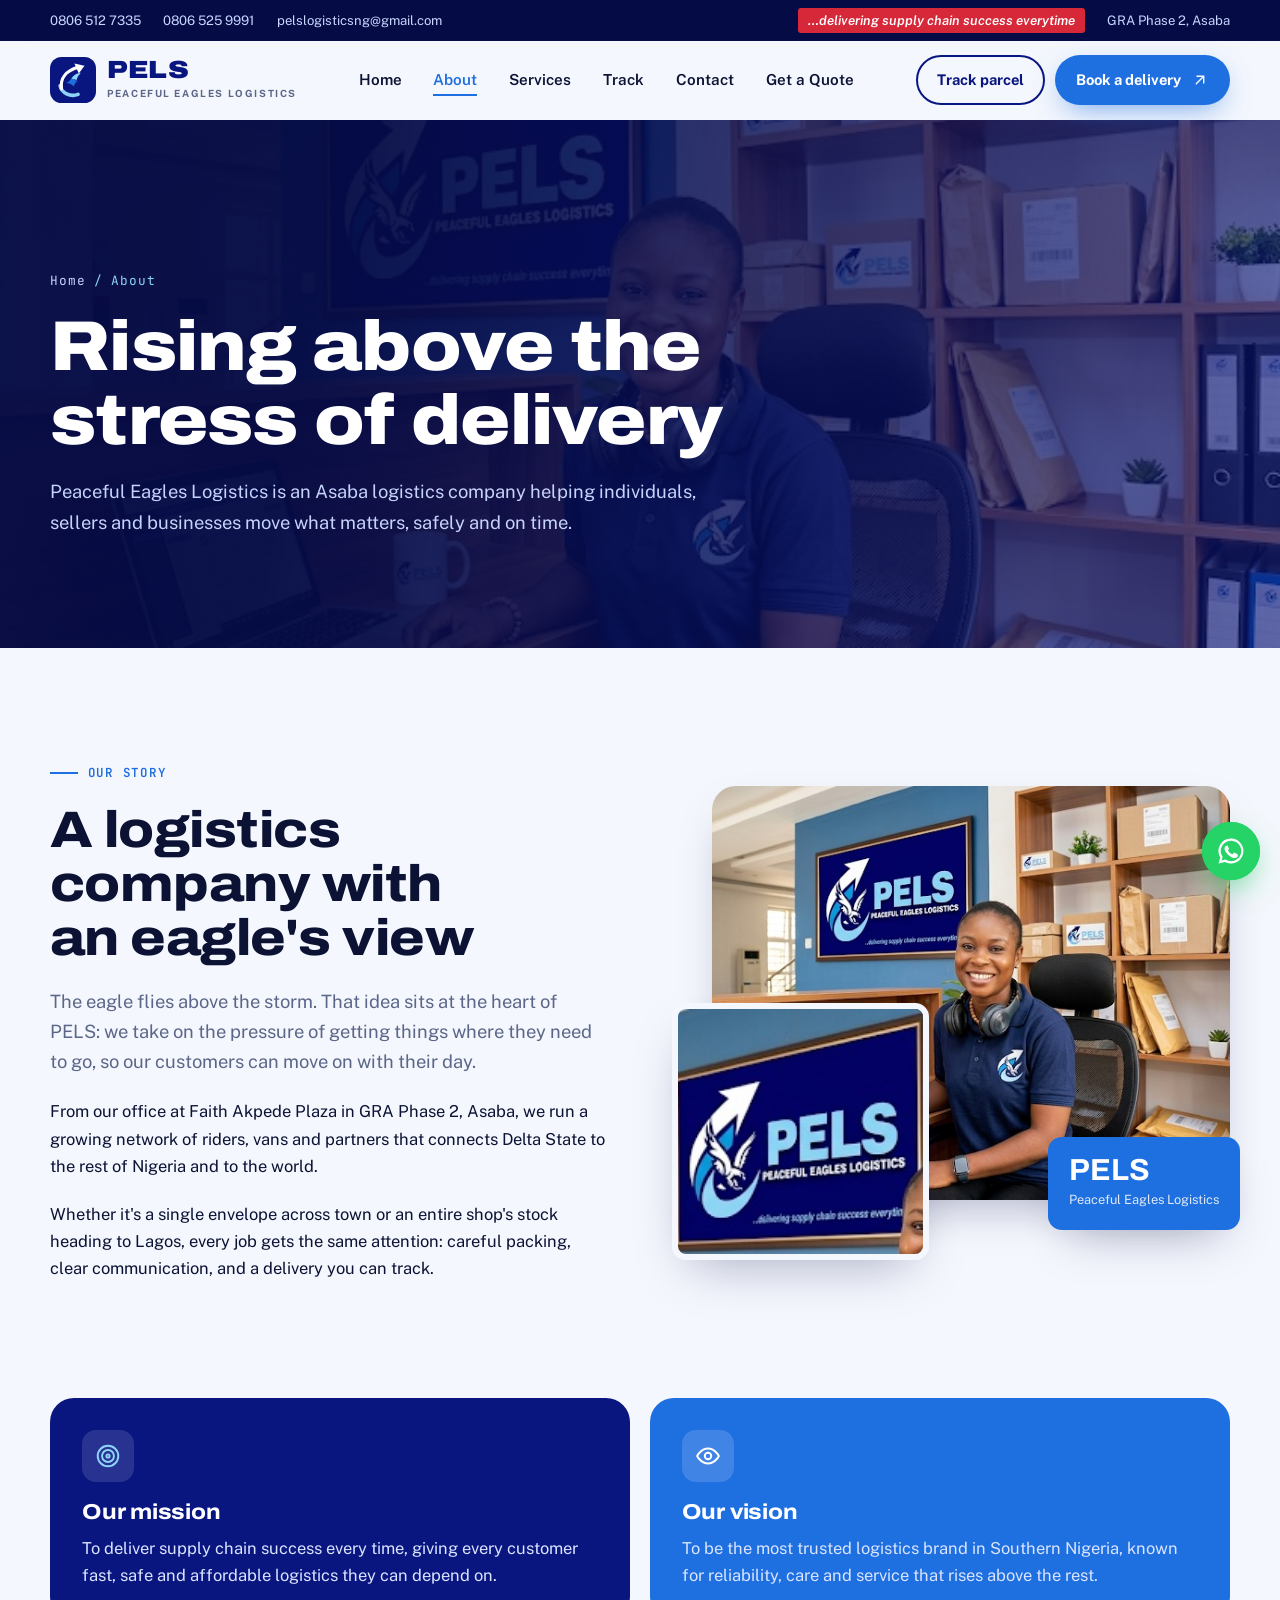
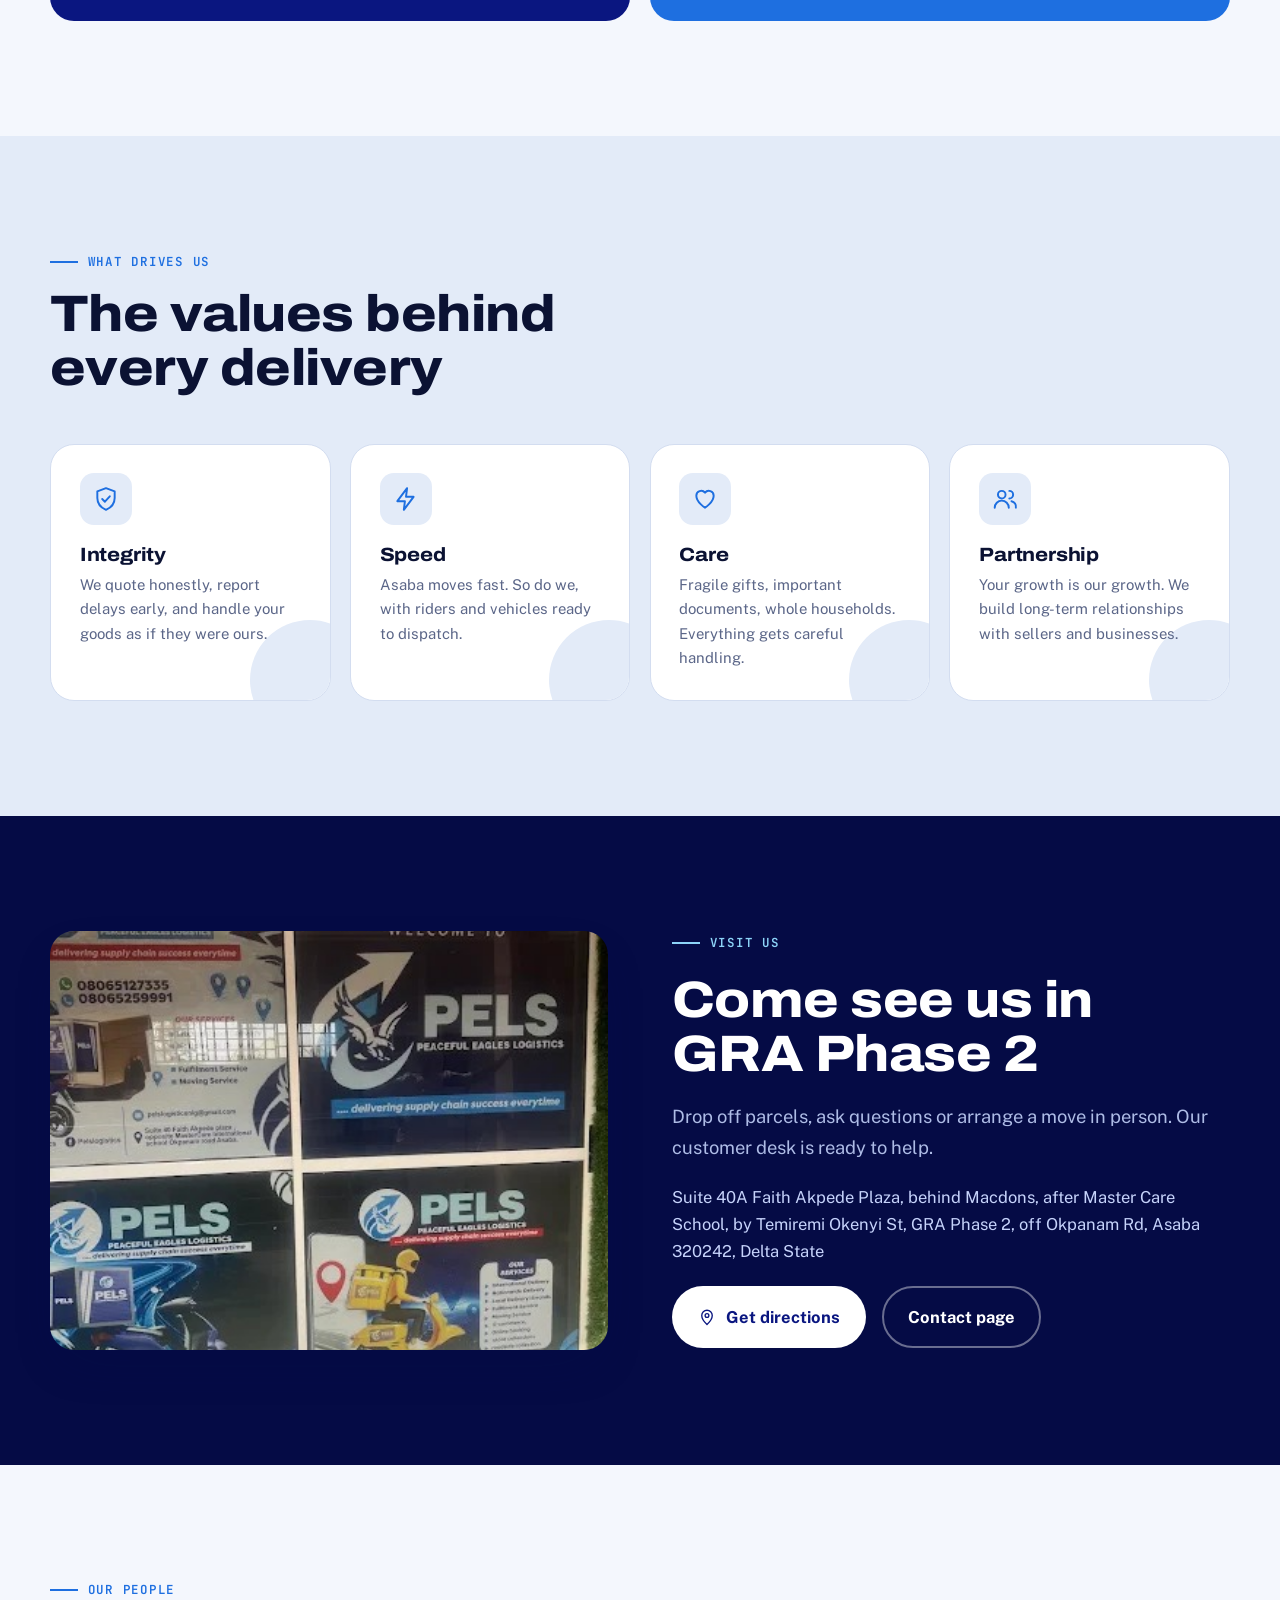
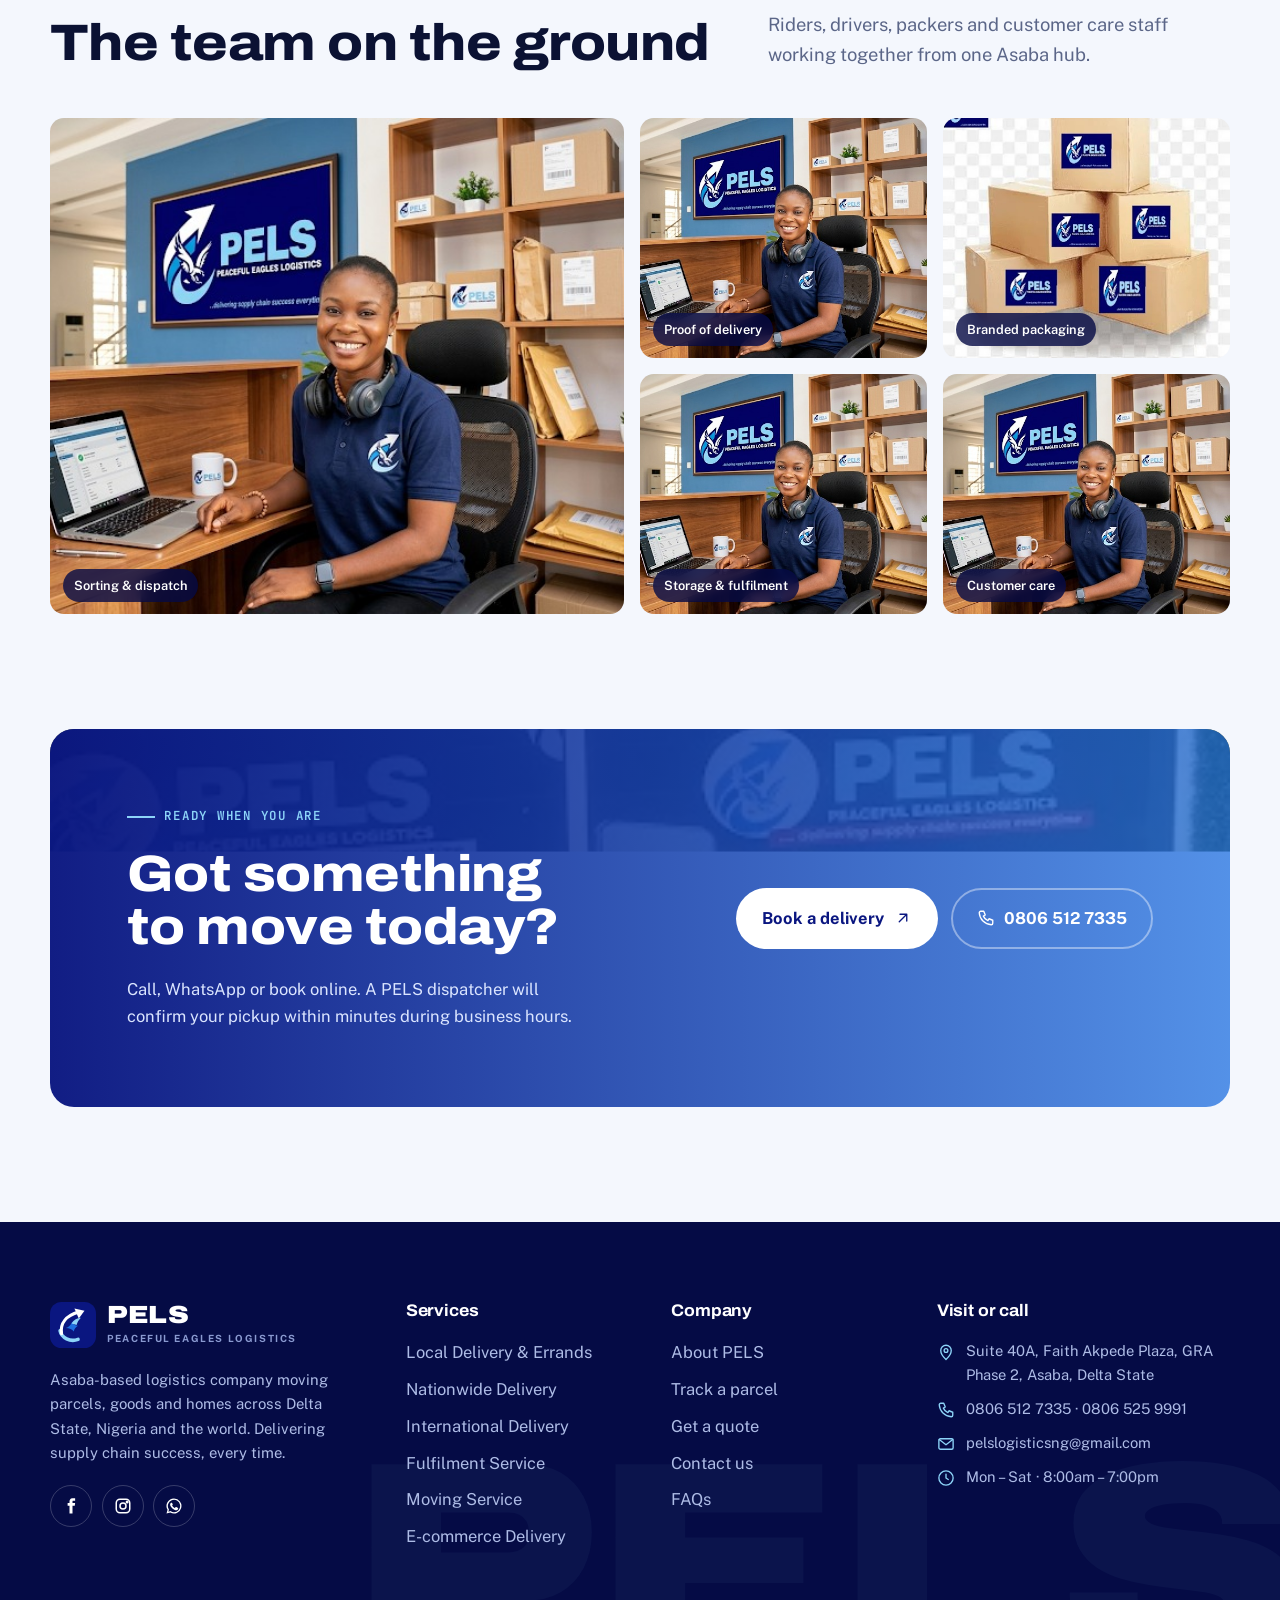
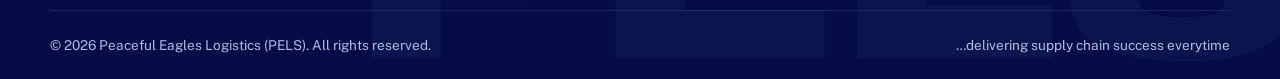
<file: about.html>
<!DOCTYPE html>
<html lang="en">
<head>
<meta charset="utf-8">
<meta name="viewport" content="width=device-width, initial-scale=1, viewport-fit=cover">
<title>About PELS | Peaceful Eagles Logistics</title>
<meta name="description" content="Learn about Peaceful Eagles Logistics (PELS), an Asaba logistics company delivering locally, nationwide and internationally.">
<meta name="theme-color" content="#050B45">
<meta property="og:title" content="About PELS | Peaceful Eagles Logistics">
<meta property="og:description" content="Learn about Peaceful Eagles Logistics (PELS), an Asaba logistics company delivering locally, nationwide and internationally.">
<meta property="og:image" content="assets/img/pels-office.jpg">
<link rel="icon" href="assets/img/favicon.svg" type="image/svg+xml">
<link rel="preconnect" href="https://fonts.googleapis.com"><link rel="preconnect" href="https://fonts.gstatic.com" crossorigin>
<link rel="stylesheet" href="https://fonts.googleapis.com/css2?family=Archivo:wdth,wght@100..125,500..900&family=JetBrains+Mono:wght@500;600;700&family=Public+Sans:wght@400;500;600;700&display=swap">
<link rel="stylesheet" href="assets/css/style.css">
</head>
<body>
<div class="preloader" aria-hidden="true"><svg class="mark" viewBox="0 0 64 64" aria-hidden="true"><rect width="64" height="64" rx="16" fill="#0A1680"/>
<path d="M14 40c2 10 14 16 25 12" fill="none" stroke="#8DD4F8" stroke-width="5" stroke-linecap="round"/>
<path d="M16 44C14 30 22 19 40 14" fill="none" stroke="#fff" stroke-width="4.5" stroke-linecap="round"/>
<path d="M34 9l14 3-8 11z" fill="#fff"/>
<path d="M22 36c4-1 7-4 9-9 1 4 4 6 8 6-3 2-5 4-6 8-2-3-6-5-11-5z" fill="#1E6FE0"/>
<path d="M30 30c3-5 8-8 13-8-3 3-5 6-6 10z" fill="#8DD4F8"/></svg><div class="bar"></div></div>
<div class="topbar"><div class="wrap">
  <div class="grp"><a href="tel:+2348065127335">0806 512 7335</a><a href="tel:+2348065259991" class="hide-sm">0806 525 9991</a><a href="mailto:pelslogisticsng@gmail.com" class="hide-sm">pelslogisticsng@gmail.com</a></div>
  <div class="grp"><span class="tag hide-sm">…delivering supply chain success everytime</span><span>GRA Phase 2, Asaba</span></div>
</div></div>
<header class="site-header"><div class="wrap">
  <a class="brand" href="index.html" aria-label="PELS home"><svg class="mark" viewBox="0 0 64 64" aria-hidden="true"><rect width="64" height="64" rx="16" fill="#0A1680"/>
<path d="M14 40c2 10 14 16 25 12" fill="none" stroke="#8DD4F8" stroke-width="5" stroke-linecap="round"/>
<path d="M16 44C14 30 22 19 40 14" fill="none" stroke="#fff" stroke-width="4.5" stroke-linecap="round"/>
<path d="M34 9l14 3-8 11z" fill="#fff"/>
<path d="M22 36c4-1 7-4 9-9 1 4 4 6 8 6-3 2-5 4-6 8-2-3-6-5-11-5z" fill="#1E6FE0"/>
<path d="M30 30c3-5 8-8 13-8-3 3-5 6-6 10z" fill="#8DD4F8"/></svg><span><b>PELS</b><small>Peaceful Eagles Logistics</small></span></a>
  <nav class="nav" aria-label="Main"><a href="index.html">Home</a><a href="about.html" class="active">About</a><a href="services.html">Services</a><a href="track.html">Track</a><a href="contact.html">Contact</a><a href="quote.html">Get a Quote</a></nav>
  <div class="header-cta"><a class="btn btn-outline" href="track.html">Track parcel</a><a class="btn btn-primary" href="quote.html">Book a delivery <svg viewBox="0 0 24 24" fill="none" stroke="currentColor" stroke-width="1.8" stroke-linecap="round" stroke-linejoin="round" aria-hidden="true"><path d="M7 17L17 7M8 7h9v9"/></svg></a>
  <button class="burger" aria-label="Open menu" aria-expanded="false"><span></span></button></div>
</div></header>
<main>
<section class="page-hero"><img src="https://images.pexels.com/photos/4483610/pexels-photo-4483610.jpeg?auto=compress&cs=tinysrgb&w=1400" alt="" data-fallback="assets/img/pels-office.jpg"><div class="wrap">
  <div class="crumbs"><a href="index.html">Home</a><span>/</span><span>About</span></div>
  <h1>Rising above the stress of delivery</h1><p class="lead">Peaceful Eagles Logistics is an Asaba logistics company helping individuals, sellers and businesses move what matters, safely and on time.</p>
</div></section>
<section class="sec"><div class="wrap split">
  <div class="stack reveal left">
    <span class="eyebrow">Our story</span>
    <h2>A logistics company with an eagle's view</h2>
    <p class="lead">The eagle flies above the storm. That idea sits at the heart of PELS: we take on the pressure of getting things where they need to go, so our customers can move on with their day.</p>
    <p>From our office at Faith Akpede Plaza in GRA Phase 2, Asaba, we run a growing network of riders, vans and partners that connects Delta State to the rest of Nigeria and to the world.</p>
    <p>Whether it's a single envelope across town or an entire shop's stock heading to Lagos, every job gets the same attention: careful packing, clear communication, and a delivery you can track.</p>
  </div>
  <div class="collage reveal right"><div class="main"><img src="assets/img/pels-office.jpg" alt="PELS office in Asaba" loading="lazy"></div><div class="sub"><img src="assets/img/pels-sign.jpg" alt="PELS logo sign" loading="lazy"></div><div class="badge"><b>PELS</b><span>Peaceful Eagles Logistics</span></div></div>
</div></section>

<section class="sec" style="padding-top:0"><div class="wrap mv">
  <div class="reveal left"><span class="ico" style="background:rgba(255,255,255,.12);color:var(--sky);margin-bottom:1.2rem"><svg viewBox="0 0 24 24" fill="none" stroke="currentColor" stroke-width="1.8" stroke-linecap="round" stroke-linejoin="round" aria-hidden="true"><circle cx="12" cy="12" r="9.5"/><circle cx="12" cy="12" r="5.5"/><circle cx="12" cy="12" r="1.5"/></svg></span><h3>Our mission</h3><p>To deliver supply chain success every time, giving every customer fast, safe and affordable logistics they can depend on.</p></div>
  <div class="reveal right"><span class="ico" style="background:rgba(255,255,255,.15);color:#fff;margin-bottom:1.2rem"><svg viewBox="0 0 24 24" fill="none" stroke="currentColor" stroke-width="1.8" stroke-linecap="round" stroke-linejoin="round" aria-hidden="true"><path d="M2 12s3.5-7 10-7 10 7 10 7-3.5 7-10 7S2 12 2 12z"/><circle cx="12" cy="12" r="3"/></svg></span><h3>Our vision</h3><p>To be the most trusted logistics brand in Southern Nigeria, known for reliability, care and service that rises above the rest.</p></div>
</div></section>

<section class="sec" style="background:var(--mist)"><div class="wrap">
  <div class="sec-head"><div class="t reveal"><span class="eyebrow">What drives us</span><h2>The values behind every delivery</h2></div></div>
  <div class="values"><div class="value reveal d1"><span class="ico"><svg viewBox="0 0 24 24" fill="none" stroke="currentColor" stroke-width="1.8" stroke-linecap="round" stroke-linejoin="round" aria-hidden="true"><path d="M12 2l8 3v6c0 5-3.5 9-8 11-4.5-2-8-6-8-11V5z"/><path d="M8.5 12l2.5 2.5 4.5-5"/></svg></span><h3>Integrity</h3><p>We quote honestly, report delays early, and handle your goods as if they were ours.</p></div><div class="value reveal d2"><span class="ico"><svg viewBox="0 0 24 24" fill="none" stroke="currentColor" stroke-width="1.8" stroke-linecap="round" stroke-linejoin="round" aria-hidden="true"><path d="M13 2L4 14h7l-1 8 9-12h-7z"/></svg></span><h3>Speed</h3><p>Asaba moves fast. So do we, with riders and vehicles ready to dispatch.</p></div><div class="value reveal d3"><span class="ico"><svg viewBox="0 0 24 24" fill="none" stroke="currentColor" stroke-width="1.8" stroke-linecap="round" stroke-linejoin="round" aria-hidden="true"><path d="M12 20s-8-5-8-11a4.5 4.5 0 018-2.8A4.5 4.5 0 0120 9c0 6-8 11-8 11z"/></svg></span><h3>Care</h3><p>Fragile gifts, important documents, whole households. Everything gets careful handling.</p></div><div class="value reveal d4"><span class="ico"><svg viewBox="0 0 24 24" fill="none" stroke="currentColor" stroke-width="1.8" stroke-linecap="round" stroke-linejoin="round" aria-hidden="true"><circle cx="9" cy="8" r="3.5"/><path d="M2.5 20a6.5 6.5 0 0113 0M16 4.5a3.5 3.5 0 010 7M18 14a5 5 0 014 6"/></svg></span><h3>Partnership</h3><p>Your growth is our growth. We build long-term relationships with sellers and businesses.</p></div></div>
</div></section>

<section class="sec dark on-dark"><div class="wrap split">
  <div class="reveal left"><div class="why-img" style="aspect-ratio:4/3"><img src="assets/img/pels-shopfront.jpg" alt="PELS shopfront, Asaba" loading="lazy"></div></div>
  <div class="stack reveal right">
    <span class="eyebrow">Visit us</span><h2>Come see us in GRA Phase 2</h2>
    <p class="lead">Drop off parcels, ask questions or arrange a move in person. Our customer desk is ready to help.</p>
    <p style="color:#c6d3fb">Suite 40A Faith Akpede Plaza, behind Macdons, after Master Care School, by Temiremi Okenyi St, GRA Phase 2, off Okpanam Rd, Asaba 320242, Delta State</p>
    <div style="display:flex;gap:1rem;flex-wrap:wrap"><a class="btn btn-light" href="https://www.google.com/maps/search/?api=1&query=Peaceful+Eagles+Logistics+PELS+Asaba" target="_blank" rel="noopener"><svg viewBox="0 0 24 24" fill="none" stroke="currentColor" stroke-width="1.8" stroke-linecap="round" stroke-linejoin="round" aria-hidden="true"><path d="M12 22s7-6.5 7-12a7 7 0 10-14 0c0 5.5 7 12 7 12z"/><circle cx="12" cy="10" r="2.5"/></svg> Get directions</a><a class="btn btn-ghost" href="contact.html">Contact page</a></div>
  </div>
</div></section>

<section class="sec"><div class="wrap">
  <div class="sec-head"><div class="t reveal"><span class="eyebrow">Our people</span><h2>The team on the ground</h2></div><p class="lead reveal" style="max-width:42ch">Riders, drivers, packers and customer care staff working together from one Asaba hub.</p></div>
  <div class="gallery reveal">
    <figure><img src="https://images.pexels.com/photos/4483610/pexels-photo-4483610.jpeg?auto=compress&cs=tinysrgb&w=1400" alt="Team at work" loading="lazy" data-fallback="assets/img/pels-office.jpg"><figcaption>Sorting & dispatch</figcaption></figure>
    <figure><img src="https://images.pexels.com/photos/7362897/pexels-photo-7362897.jpeg?auto=compress&cs=tinysrgb&w=1400" alt="Courier delivering" loading="lazy" data-fallback="assets/img/pels-office.jpg"><figcaption>Proof of delivery</figcaption></figure>
    <figure><img src="assets/img/pels-boxes.jpg" alt="PELS parcels" loading="lazy"><figcaption>Branded packaging</figcaption></figure>
    <figure><img src="https://images.pexels.com/photos/4483862/pexels-photo-4483862.jpeg?auto=compress&cs=tinysrgb&w=1400" alt="Warehouse" loading="lazy" data-fallback="assets/img/pels-office.jpg"><figcaption>Storage & fulfilment</figcaption></figure>
    <figure><img src="assets/img/pels-office.jpg" alt="Front desk" loading="lazy"><figcaption>Customer care</figcaption></figure>
  </div>
</div></section>
<section class="sec" style="padding-top:0"><div class="wrap"><div class="cta-band reveal zoom"><img src="assets/img/pels-shopfront.jpg" alt="PELS shopfront in Asaba" loading="lazy" data-parallax>
  <div class="row"><div class="stack"><span class="eyebrow" style="color:var(--sky)">Ready when you are</span><h2>Got something to move today?</h2><p style="color:#dbe5ff;max-width:46ch">Call, WhatsApp or book online. A PELS dispatcher will confirm your pickup within minutes during business hours.</p></div>
  <div class="phones"><a class="btn btn-light" href="quote.html">Book a delivery <svg viewBox="0 0 24 24" fill="none" stroke="currentColor" stroke-width="1.8" stroke-linecap="round" stroke-linejoin="round" aria-hidden="true"><path d="M7 17L17 7M8 7h9v9"/></svg></a><a class="btn btn-ghost" href="tel:+2348065127335"><svg viewBox="0 0 24 24" fill="none" stroke="currentColor" stroke-width="1.8" stroke-linecap="round" stroke-linejoin="round" aria-hidden="true"><path d="M5 3h4l2 5-2.5 1.5a11 11 0 006 6L16 13l5 2v4a2 2 0 01-2 2A17 17 0 013 5a2 2 0 012-2z"/></svg> 0806 512 7335</a></div></div>
</div></div></section></main>
<footer class="site-footer"><div class="wrap">
  <div class="f-grid">
    <div><a class="brand" href="index.html"><svg class="mark" viewBox="0 0 64 64" aria-hidden="true"><rect width="64" height="64" rx="16" fill="#0A1680"/>
<path d="M14 40c2 10 14 16 25 12" fill="none" stroke="#8DD4F8" stroke-width="5" stroke-linecap="round"/>
<path d="M16 44C14 30 22 19 40 14" fill="none" stroke="#fff" stroke-width="4.5" stroke-linecap="round"/>
<path d="M34 9l14 3-8 11z" fill="#fff"/>
<path d="M22 36c4-1 7-4 9-9 1 4 4 6 8 6-3 2-5 4-6 8-2-3-6-5-11-5z" fill="#1E6FE0"/>
<path d="M30 30c3-5 8-8 13-8-3 3-5 6-6 10z" fill="#8DD4F8"/></svg><span><b>PELS</b><small>Peaceful Eagles Logistics</small></span></a>
      <p class="f-about">Asaba-based logistics company moving parcels, goods and homes across Delta State, Nigeria and the world. Delivering supply chain success, every time.</p>
      <div class="socials"><a href="https://facebook.com/Pelslogistics" target="_blank" rel="noopener" aria-label="Facebook"><svg viewBox="0 0 24 24" fill="currentColor"><path d="M14 8V6c0-.9.6-1 1-1h2.5V1.5H14C10.7 1.5 10 4 10 6v2H7.5v3.5H10V22h4V11.5h3l.5-3.5z"/></svg></a><a href="https://instagram.com/pelslogistics" target="_blank" rel="noopener" aria-label="Instagram"><svg viewBox="0 0 24 24" fill="none" stroke="currentColor" stroke-width="2"><rect x="3" y="3" width="18" height="18" rx="5"/><circle cx="12" cy="12" r="4"/><circle cx="17.5" cy="6.5" r="1" fill="currentColor"/></svg></a><a href="https://wa.me/2348065127335" target="_blank" rel="noopener" aria-label="WhatsApp"><svg viewBox="0 0 24 24" fill="currentColor"><path d="M12 2a10 10 0 00-8.6 15.1L2 22l5-1.3A10 10 0 1012 2zm0 18.2a8.2 8.2 0 01-4.2-1.2l-.3-.2-3 .8.8-2.9-.2-.3A8.2 8.2 0 1112 20.2zm4.5-6.1c-.2-.1-1.5-.7-1.7-.8s-.4-.1-.6.1-.7.8-.8 1-.3.2-.5.1a6.7 6.7 0 01-3.3-2.9c-.3-.4.3-.4.7-1.3.1-.2 0-.3 0-.4l-.8-1.8c-.2-.5-.4-.4-.6-.4h-.5a1 1 0 00-.7.3 3 3 0 00-.9 2.2 5.2 5.2 0 001.1 2.7 11.8 11.8 0 004.5 4c1.7.7 2.3.8 3.2.6a2.7 2.7 0 001.8-1.2 2.2 2.2 0 00.1-1.3c0-.1-.2-.2-.4-.3z"/></svg></a></div></div>
    <div><h4>Services</h4><ul><li><a href="services.html#local">Local Delivery & Errands</a></li><li><a href="services.html#nationwide">Nationwide Delivery</a></li><li><a href="services.html#international">International Delivery</a></li><li><a href="services.html#fulfilment">Fulfilment Service</a></li><li><a href="services.html#moving">Moving Service</a></li><li><a href="services.html#ecommerce">E-commerce Delivery</a></li></ul></div>
    <div><h4>Company</h4><ul><li><a href="about.html">About PELS</a></li><li><a href="track.html">Track a parcel</a></li><li><a href="quote.html">Get a quote</a></li><li><a href="contact.html">Contact us</a></li><li><a href="index.html#faq">FAQs</a></li></ul></div>
    <div><h4>Visit or call</h4><ul class="f-contact">
      <li><svg viewBox="0 0 24 24" fill="none" stroke="currentColor" stroke-width="1.8" stroke-linecap="round" stroke-linejoin="round" aria-hidden="true"><path d="M12 22s7-6.5 7-12a7 7 0 10-14 0c0 5.5 7 12 7 12z"/><circle cx="12" cy="10" r="2.5"/></svg><span>Suite 40A, Faith Akpede Plaza, GRA Phase 2, Asaba, Delta State</span></li>
      <li><svg viewBox="0 0 24 24" fill="none" stroke="currentColor" stroke-width="1.8" stroke-linecap="round" stroke-linejoin="round" aria-hidden="true"><path d="M5 3h4l2 5-2.5 1.5a11 11 0 006 6L16 13l5 2v4a2 2 0 01-2 2A17 17 0 013 5a2 2 0 012-2z"/></svg><span><a href="tel:+2348065127335">0806 512 7335</a> · <a href="tel:+2348065259991">0806 525 9991</a></span></li>
      <li><svg viewBox="0 0 24 24" fill="none" stroke="currentColor" stroke-width="1.8" stroke-linecap="round" stroke-linejoin="round" aria-hidden="true"><rect x="2.5" y="5" width="19" height="14" rx="2"/><path d="M3 6l9 7 9-7"/></svg><a href="mailto:pelslogisticsng@gmail.com">pelslogisticsng@gmail.com</a></li>
      <li><svg viewBox="0 0 24 24" fill="none" stroke="currentColor" stroke-width="1.8" stroke-linecap="round" stroke-linejoin="round" aria-hidden="true"><circle cx="12" cy="12" r="9.5"/><path d="M12 7v5l3 2"/></svg><span>Mon – Sat · 8:00am – 7:00pm</span></li></ul></div>
  </div>
  <div class="f-bottom"><span>© <span data-year>2026</span> Peaceful Eagles Logistics (PELS). All rights reserved.</span><span>…delivering supply chain success everytime</span></div>
</div></footer>
<a class="wa" href="https://wa.me/2348065127335?text=Hello%20PELS%2C%20I%27d%20like%20to%20make%20a%20delivery" target="_blank" rel="noopener" aria-label="Chat on WhatsApp"><svg viewBox="0 0 24 24" fill="currentColor"><path d="M12 2a10 10 0 00-8.6 15.1L2 22l5-1.3A10 10 0 1012 2zm0 18.2a8.2 8.2 0 01-4.2-1.2l-.3-.2-3 .8.8-2.9-.2-.3A8.2 8.2 0 1112 20.2zm4.5-6.1c-.2-.1-1.5-.7-1.7-.8s-.4-.1-.6.1-.7.8-.8 1-.3.2-.5.1a6.7 6.7 0 01-3.3-2.9c-.3-.4.3-.4.7-1.3.1-.2 0-.3 0-.4l-.8-1.8c-.2-.5-.4-.4-.6-.4h-.5a1 1 0 00-.7.3 3 3 0 00-.9 2.2 5.2 5.2 0 001.1 2.7 11.8 11.8 0 004.5 4c1.7.7 2.3.8 3.2.6a2.7 2.7 0 001.8-1.2 2.2 2.2 0 00.1-1.3c0-.1-.2-.2-.4-.3z"/></svg></a>
<button class="to-top" aria-label="Back to top"><svg viewBox="0 0 24 24" fill="none" stroke="currentColor" stroke-width="1.8" stroke-linecap="round" stroke-linejoin="round" aria-hidden="true"><path d="M12 19V5M5 12l7-7 7 7"/></svg></button>
<script src="assets/js/main.js"></script>
</body>
</html>
</file>
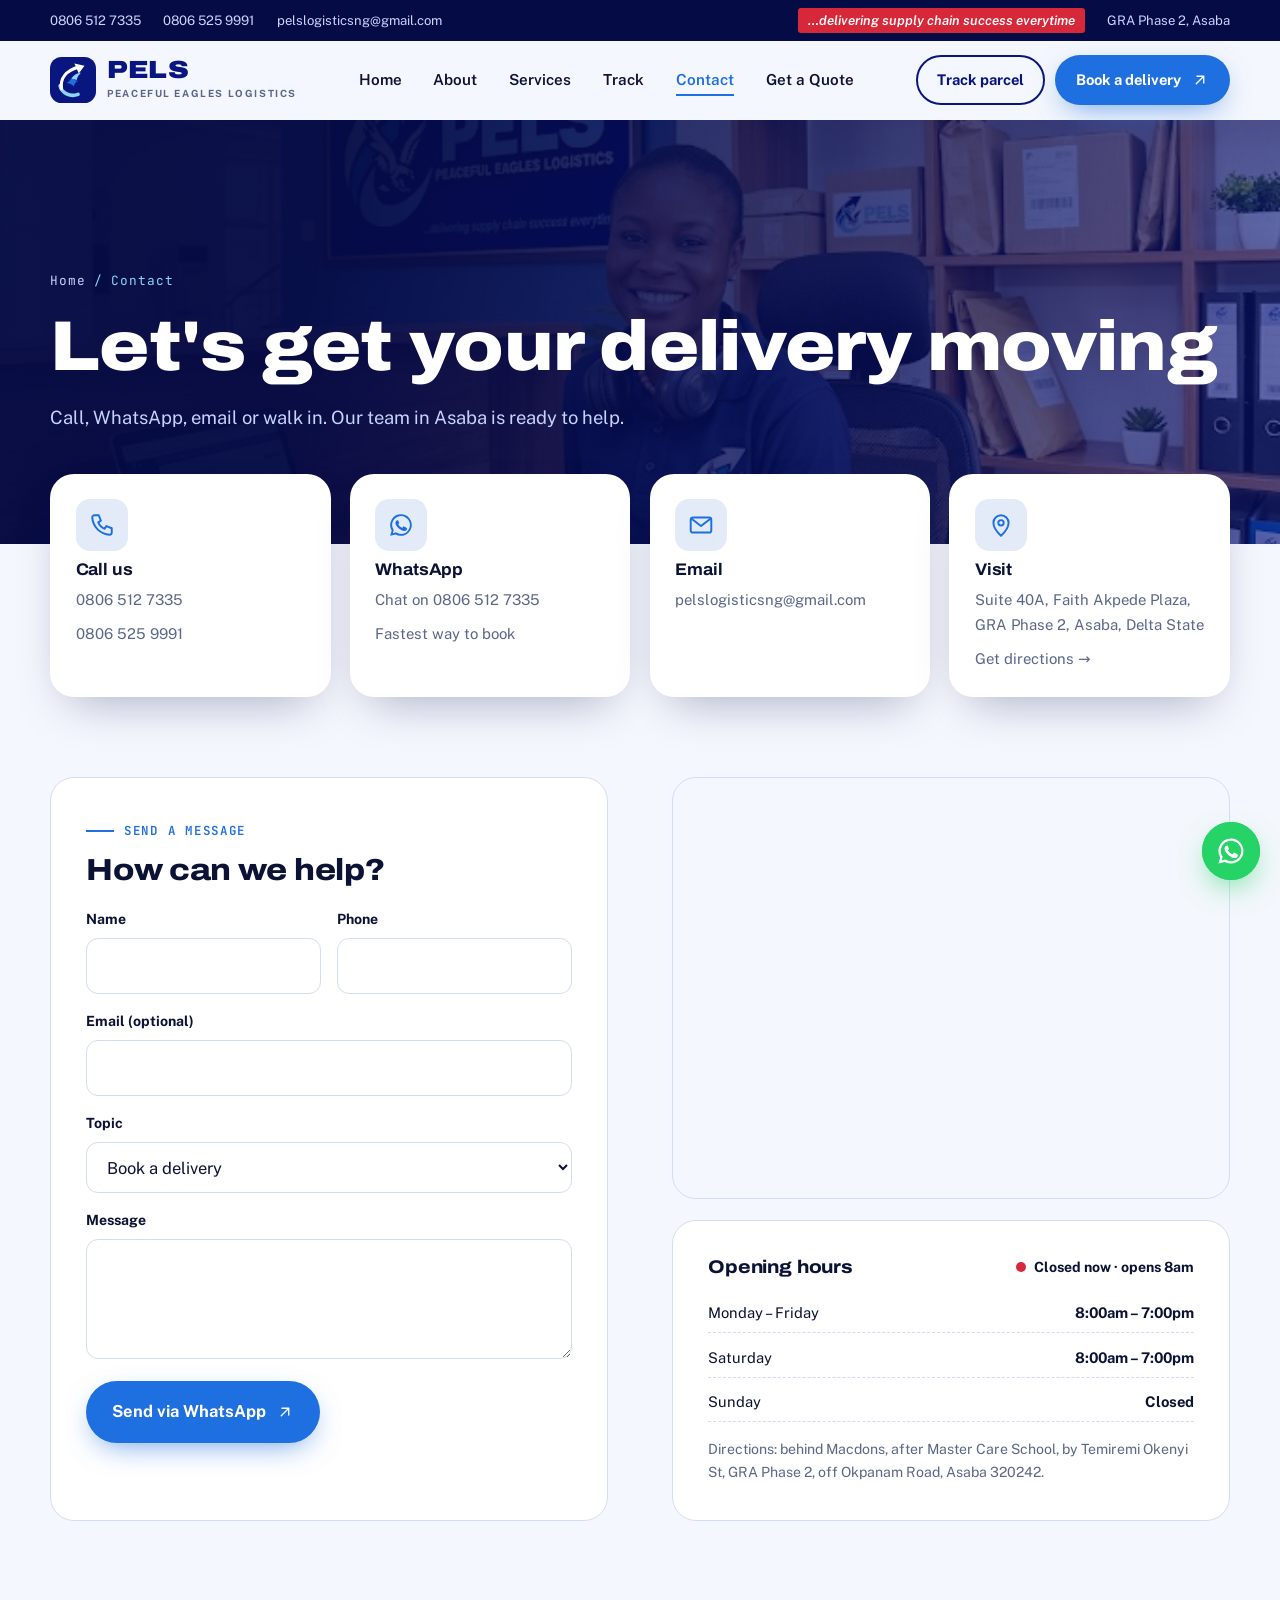
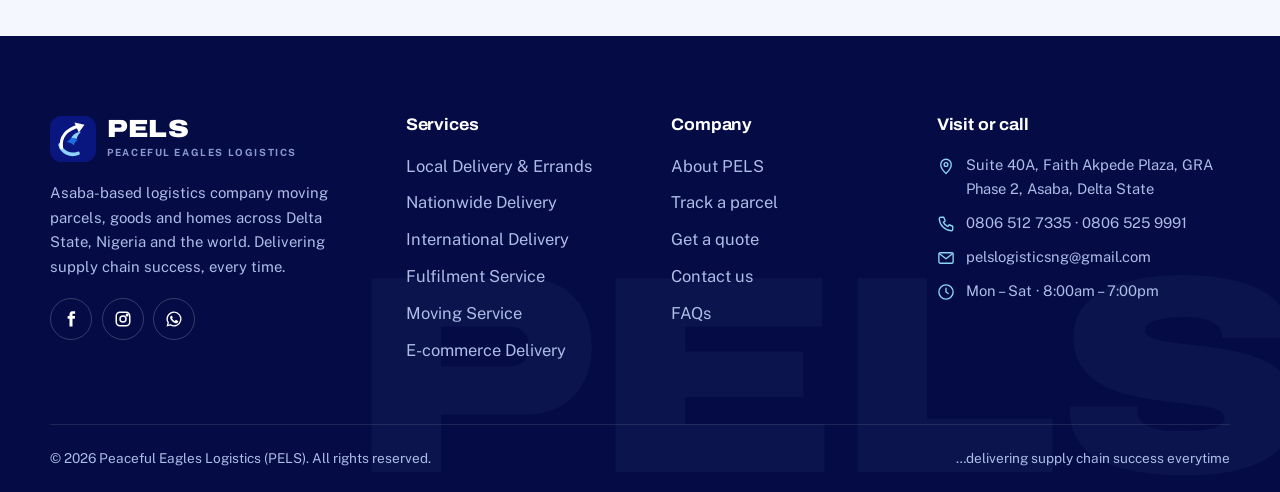
<file: contact.html>
<!DOCTYPE html>
<html lang="en">
<head>
<meta charset="utf-8">
<meta name="viewport" content="width=device-width, initial-scale=1, viewport-fit=cover">
<title>Contact PELS | Peaceful Eagles Logistics Asaba</title>
<meta name="description" content="Call, WhatsApp, email or visit Peaceful Eagles Logistics at Faith Akpede Plaza, GRA Phase 2, Asaba.">
<meta name="theme-color" content="#050B45">
<meta property="og:title" content="Contact PELS | Peaceful Eagles Logistics Asaba">
<meta property="og:description" content="Call, WhatsApp, email or visit Peaceful Eagles Logistics at Faith Akpede Plaza, GRA Phase 2, Asaba.">
<meta property="og:image" content="assets/img/pels-office.jpg">
<link rel="icon" href="assets/img/favicon.svg" type="image/svg+xml">
<link rel="preconnect" href="https://fonts.googleapis.com"><link rel="preconnect" href="https://fonts.gstatic.com" crossorigin>
<link rel="stylesheet" href="https://fonts.googleapis.com/css2?family=Archivo:wdth,wght@100..125,500..900&family=JetBrains+Mono:wght@500;600;700&family=Public+Sans:wght@400;500;600;700&display=swap">
<link rel="stylesheet" href="assets/css/style.css">
</head>
<body>
<div class="preloader" aria-hidden="true"><svg class="mark" viewBox="0 0 64 64" aria-hidden="true"><rect width="64" height="64" rx="16" fill="#0A1680"/>
<path d="M14 40c2 10 14 16 25 12" fill="none" stroke="#8DD4F8" stroke-width="5" stroke-linecap="round"/>
<path d="M16 44C14 30 22 19 40 14" fill="none" stroke="#fff" stroke-width="4.5" stroke-linecap="round"/>
<path d="M34 9l14 3-8 11z" fill="#fff"/>
<path d="M22 36c4-1 7-4 9-9 1 4 4 6 8 6-3 2-5 4-6 8-2-3-6-5-11-5z" fill="#1E6FE0"/>
<path d="M30 30c3-5 8-8 13-8-3 3-5 6-6 10z" fill="#8DD4F8"/></svg><div class="bar"></div></div>
<div class="topbar"><div class="wrap">
  <div class="grp"><a href="tel:+2348065127335">0806 512 7335</a><a href="tel:+2348065259991" class="hide-sm">0806 525 9991</a><a href="mailto:pelslogisticsng@gmail.com" class="hide-sm">pelslogisticsng@gmail.com</a></div>
  <div class="grp"><span class="tag hide-sm">…delivering supply chain success everytime</span><span>GRA Phase 2, Asaba</span></div>
</div></div>
<header class="site-header"><div class="wrap">
  <a class="brand" href="index.html" aria-label="PELS home"><svg class="mark" viewBox="0 0 64 64" aria-hidden="true"><rect width="64" height="64" rx="16" fill="#0A1680"/>
<path d="M14 40c2 10 14 16 25 12" fill="none" stroke="#8DD4F8" stroke-width="5" stroke-linecap="round"/>
<path d="M16 44C14 30 22 19 40 14" fill="none" stroke="#fff" stroke-width="4.5" stroke-linecap="round"/>
<path d="M34 9l14 3-8 11z" fill="#fff"/>
<path d="M22 36c4-1 7-4 9-9 1 4 4 6 8 6-3 2-5 4-6 8-2-3-6-5-11-5z" fill="#1E6FE0"/>
<path d="M30 30c3-5 8-8 13-8-3 3-5 6-6 10z" fill="#8DD4F8"/></svg><span><b>PELS</b><small>Peaceful Eagles Logistics</small></span></a>
  <nav class="nav" aria-label="Main"><a href="index.html">Home</a><a href="about.html">About</a><a href="services.html">Services</a><a href="track.html">Track</a><a href="contact.html" class="active">Contact</a><a href="quote.html">Get a Quote</a></nav>
  <div class="header-cta"><a class="btn btn-outline" href="track.html">Track parcel</a><a class="btn btn-primary" href="quote.html">Book a delivery <svg viewBox="0 0 24 24" fill="none" stroke="currentColor" stroke-width="1.8" stroke-linecap="round" stroke-linejoin="round" aria-hidden="true"><path d="M7 17L17 7M8 7h9v9"/></svg></a>
  <button class="burger" aria-label="Open menu" aria-expanded="false"><span></span></button></div>
</div></header>
<main>
<section class="page-hero"><img src="https://images.pexels.com/photos/7362897/pexels-photo-7362897.jpeg?auto=compress&cs=tinysrgb&w=1400" alt="" data-fallback="assets/img/pels-office.jpg"><div class="wrap">
  <div class="crumbs"><a href="index.html">Home</a><span>/</span><span>Contact</span></div>
  <h1>Let's get your delivery moving</h1><p class="lead">Call, WhatsApp, email or walk in. Our team in Asaba is ready to help.</p>
</div></section>
<section style="padding-bottom:80px"><div class="wrap">
  <div class="contact-cards">
    <div class="c-card reveal d1"><span class="ico"><svg viewBox="0 0 24 24" fill="none" stroke="currentColor" stroke-width="1.8" stroke-linecap="round" stroke-linejoin="round" aria-hidden="true"><path d="M5 3h4l2 5-2.5 1.5a11 11 0 006 6L16 13l5 2v4a2 2 0 01-2 2A17 17 0 013 5a2 2 0 012-2z"/></svg></span><h4>Call us</h4><a href="tel:+2348065127335">0806 512 7335</a><a href="tel:+2348065259991">0806 525 9991</a></div>
    <div class="c-card reveal d2"><span class="ico"><svg width="26" height="26" viewBox="0 0 24 24" fill="currentColor"><path d="M12 2a10 10 0 00-8.6 15.1L2 22l5-1.3A10 10 0 1012 2zm0 18.2a8.2 8.2 0 01-4.2-1.2l-.3-.2-3 .8.8-2.9-.2-.3A8.2 8.2 0 1112 20.2zm4.5-6.1c-.2-.1-1.5-.7-1.7-.8s-.4-.1-.6.1-.7.8-.8 1-.3.2-.5.1a6.7 6.7 0 01-3.3-2.9c-.3-.4.3-.4.7-1.3.1-.2 0-.3 0-.4l-.8-1.8c-.2-.5-.4-.4-.6-.4h-.5a1 1 0 00-.7.3 3 3 0 00-.9 2.2 5.2 5.2 0 001.1 2.7 11.8 11.8 0 004.5 4c1.7.7 2.3.8 3.2.6a2.7 2.7 0 001.8-1.2 2.2 2.2 0 00.1-1.3c0-.1-.2-.2-.4-.3z"/></svg></span><h4>WhatsApp</h4><a href="https://wa.me/2348065127335" target="_blank" rel="noopener">Chat on 0806 512 7335</a><p>Fastest way to book</p></div>
    <div class="c-card reveal d3"><span class="ico"><svg viewBox="0 0 24 24" fill="none" stroke="currentColor" stroke-width="1.8" stroke-linecap="round" stroke-linejoin="round" aria-hidden="true"><rect x="2.5" y="5" width="19" height="14" rx="2"/><path d="M3 6l9 7 9-7"/></svg></span><h4>Email</h4><a href="mailto:pelslogisticsng@gmail.com">pelslogisticsng@gmail.com</a></div>
    <div class="c-card reveal d4"><span class="ico"><svg viewBox="0 0 24 24" fill="none" stroke="currentColor" stroke-width="1.8" stroke-linecap="round" stroke-linejoin="round" aria-hidden="true"><path d="M12 22s7-6.5 7-12a7 7 0 10-14 0c0 5.5 7 12 7 12z"/><circle cx="12" cy="10" r="2.5"/></svg></span><h4>Visit</h4><p>Suite 40A, Faith Akpede Plaza, GRA Phase 2, Asaba, Delta State</p><a href="https://www.google.com/maps/search/?api=1&query=Peaceful+Eagles+Logistics+PELS+Asaba" target="_blank" rel="noopener">Get directions →</a></div>
  </div>
</div></section>
<section class="sec" style="padding-top:0"><div class="wrap split" style="align-items:stretch">
  <form class="card reveal left" id="contactForm" novalidate>
    <span class="eyebrow">Send a message</span><h2 style="font-size:1.9rem;margin:.8rem 0 1.4rem">How can we help?</h2>
    <div class="fgrid">
      <div class="field"><label for="cname">Name</label><input id="cname" name="cname" required autocomplete="name"><span class="err">Enter your name</span></div>
      <div class="field"><label for="cphone">Phone</label><input type="tel" id="cphone" name="cphone" required autocomplete="tel"><span class="err">Enter your phone number</span></div>
      <div class="field full"><label for="cemail">Email (optional)</label><input type="email" id="cemail" name="cemail" autocomplete="email"></div>
      <div class="field full"><label for="topic">Topic</label><select id="topic" name="topic"><option>Book a delivery</option><option>Track a parcel</option><option>Business account</option><option>Moving service</option><option>International shipping</option><option>Something else</option></select></div>
      <div class="field full"><label for="message">Message</label><textarea id="message" name="message" required></textarea><span class="err">Write a short message</span></div>
    </div>
    <button class="btn btn-primary" type="submit" style="margin-top:1.4rem">Send via WhatsApp <svg viewBox="0 0 24 24" fill="none" stroke="currentColor" stroke-width="1.8" stroke-linecap="round" stroke-linejoin="round" aria-hidden="true"><path d="M7 17L17 7M8 7h9v9"/></svg></button>
  </form>
  <div class="stack reveal right">
    <div class="map-frame"><iframe title="PELS location map" loading="lazy" referrerpolicy="no-referrer-when-downgrade" src="https://maps.google.com/maps?q=Peaceful%20Eagles%20Logistics%20Asaba%20Okpanam%20Road&z=15&output=embed"></iframe></div>
    <div class="card">
      <div style="display:flex;justify-content:space-between;gap:1rem;flex-wrap:wrap;align-items:center"><h3 style="font-size:1.15rem">Opening hours</h3><span class="open-now" data-open-now><i></i> Open now</span></div>
      <!-- EDIT: confirm opening days/time with PELS (Google listing shows closing at 7pm) -->
      <div class="hours"><div><span>Monday – Friday</span><b>8:00am – 7:00pm</b></div><div><span>Saturday</span><b>8:00am – 7:00pm</b></div><div><span>Sunday</span><b>Closed</b></div></div>
      <p style="color:var(--muted);font-size:.88rem;margin-top:1rem">Directions: behind Macdons, after Master Care School, by Temiremi Okenyi St, GRA Phase 2, off Okpanam Road, Asaba 320242.</p>
    </div>
  </div>
</div></section>
</main>
<footer class="site-footer"><div class="wrap">
  <div class="f-grid">
    <div><a class="brand" href="index.html"><svg class="mark" viewBox="0 0 64 64" aria-hidden="true"><rect width="64" height="64" rx="16" fill="#0A1680"/>
<path d="M14 40c2 10 14 16 25 12" fill="none" stroke="#8DD4F8" stroke-width="5" stroke-linecap="round"/>
<path d="M16 44C14 30 22 19 40 14" fill="none" stroke="#fff" stroke-width="4.5" stroke-linecap="round"/>
<path d="M34 9l14 3-8 11z" fill="#fff"/>
<path d="M22 36c4-1 7-4 9-9 1 4 4 6 8 6-3 2-5 4-6 8-2-3-6-5-11-5z" fill="#1E6FE0"/>
<path d="M30 30c3-5 8-8 13-8-3 3-5 6-6 10z" fill="#8DD4F8"/></svg><span><b>PELS</b><small>Peaceful Eagles Logistics</small></span></a>
      <p class="f-about">Asaba-based logistics company moving parcels, goods and homes across Delta State, Nigeria and the world. Delivering supply chain success, every time.</p>
      <div class="socials"><a href="https://facebook.com/Pelslogistics" target="_blank" rel="noopener" aria-label="Facebook"><svg viewBox="0 0 24 24" fill="currentColor"><path d="M14 8V6c0-.9.6-1 1-1h2.5V1.5H14C10.7 1.5 10 4 10 6v2H7.5v3.5H10V22h4V11.5h3l.5-3.5z"/></svg></a><a href="https://instagram.com/pelslogistics" target="_blank" rel="noopener" aria-label="Instagram"><svg viewBox="0 0 24 24" fill="none" stroke="currentColor" stroke-width="2"><rect x="3" y="3" width="18" height="18" rx="5"/><circle cx="12" cy="12" r="4"/><circle cx="17.5" cy="6.5" r="1" fill="currentColor"/></svg></a><a href="https://wa.me/2348065127335" target="_blank" rel="noopener" aria-label="WhatsApp"><svg viewBox="0 0 24 24" fill="currentColor"><path d="M12 2a10 10 0 00-8.6 15.1L2 22l5-1.3A10 10 0 1012 2zm0 18.2a8.2 8.2 0 01-4.2-1.2l-.3-.2-3 .8.8-2.9-.2-.3A8.2 8.2 0 1112 20.2zm4.5-6.1c-.2-.1-1.5-.7-1.7-.8s-.4-.1-.6.1-.7.8-.8 1-.3.2-.5.1a6.7 6.7 0 01-3.3-2.9c-.3-.4.3-.4.7-1.3.1-.2 0-.3 0-.4l-.8-1.8c-.2-.5-.4-.4-.6-.4h-.5a1 1 0 00-.7.3 3 3 0 00-.9 2.2 5.2 5.2 0 001.1 2.7 11.8 11.8 0 004.5 4c1.7.7 2.3.8 3.2.6a2.7 2.7 0 001.8-1.2 2.2 2.2 0 00.1-1.3c0-.1-.2-.2-.4-.3z"/></svg></a></div></div>
    <div><h4>Services</h4><ul><li><a href="services.html#local">Local Delivery & Errands</a></li><li><a href="services.html#nationwide">Nationwide Delivery</a></li><li><a href="services.html#international">International Delivery</a></li><li><a href="services.html#fulfilment">Fulfilment Service</a></li><li><a href="services.html#moving">Moving Service</a></li><li><a href="services.html#ecommerce">E-commerce Delivery</a></li></ul></div>
    <div><h4>Company</h4><ul><li><a href="about.html">About PELS</a></li><li><a href="track.html">Track a parcel</a></li><li><a href="quote.html">Get a quote</a></li><li><a href="contact.html">Contact us</a></li><li><a href="index.html#faq">FAQs</a></li></ul></div>
    <div><h4>Visit or call</h4><ul class="f-contact">
      <li><svg viewBox="0 0 24 24" fill="none" stroke="currentColor" stroke-width="1.8" stroke-linecap="round" stroke-linejoin="round" aria-hidden="true"><path d="M12 22s7-6.5 7-12a7 7 0 10-14 0c0 5.5 7 12 7 12z"/><circle cx="12" cy="10" r="2.5"/></svg><span>Suite 40A, Faith Akpede Plaza, GRA Phase 2, Asaba, Delta State</span></li>
      <li><svg viewBox="0 0 24 24" fill="none" stroke="currentColor" stroke-width="1.8" stroke-linecap="round" stroke-linejoin="round" aria-hidden="true"><path d="M5 3h4l2 5-2.5 1.5a11 11 0 006 6L16 13l5 2v4a2 2 0 01-2 2A17 17 0 013 5a2 2 0 012-2z"/></svg><span><a href="tel:+2348065127335">0806 512 7335</a> · <a href="tel:+2348065259991">0806 525 9991</a></span></li>
      <li><svg viewBox="0 0 24 24" fill="none" stroke="currentColor" stroke-width="1.8" stroke-linecap="round" stroke-linejoin="round" aria-hidden="true"><rect x="2.5" y="5" width="19" height="14" rx="2"/><path d="M3 6l9 7 9-7"/></svg><a href="mailto:pelslogisticsng@gmail.com">pelslogisticsng@gmail.com</a></li>
      <li><svg viewBox="0 0 24 24" fill="none" stroke="currentColor" stroke-width="1.8" stroke-linecap="round" stroke-linejoin="round" aria-hidden="true"><circle cx="12" cy="12" r="9.5"/><path d="M12 7v5l3 2"/></svg><span>Mon – Sat · 8:00am – 7:00pm</span></li></ul></div>
  </div>
  <div class="f-bottom"><span>© <span data-year>2026</span> Peaceful Eagles Logistics (PELS). All rights reserved.</span><span>…delivering supply chain success everytime</span></div>
</div></footer>
<a class="wa" href="https://wa.me/2348065127335?text=Hello%20PELS%2C%20I%27d%20like%20to%20make%20a%20delivery" target="_blank" rel="noopener" aria-label="Chat on WhatsApp"><svg viewBox="0 0 24 24" fill="currentColor"><path d="M12 2a10 10 0 00-8.6 15.1L2 22l5-1.3A10 10 0 1012 2zm0 18.2a8.2 8.2 0 01-4.2-1.2l-.3-.2-3 .8.8-2.9-.2-.3A8.2 8.2 0 1112 20.2zm4.5-6.1c-.2-.1-1.5-.7-1.7-.8s-.4-.1-.6.1-.7.8-.8 1-.3.2-.5.1a6.7 6.7 0 01-3.3-2.9c-.3-.4.3-.4.7-1.3.1-.2 0-.3 0-.4l-.8-1.8c-.2-.5-.4-.4-.6-.4h-.5a1 1 0 00-.7.3 3 3 0 00-.9 2.2 5.2 5.2 0 001.1 2.7 11.8 11.8 0 004.5 4c1.7.7 2.3.8 3.2.6a2.7 2.7 0 001.8-1.2 2.2 2.2 0 00.1-1.3c0-.1-.2-.2-.4-.3z"/></svg></a>
<button class="to-top" aria-label="Back to top"><svg viewBox="0 0 24 24" fill="none" stroke="currentColor" stroke-width="1.8" stroke-linecap="round" stroke-linejoin="round" aria-hidden="true"><path d="M12 19V5M5 12l7-7 7 7"/></svg></button>
<script src="assets/js/main.js"></script>
</body>
</html>
</file>
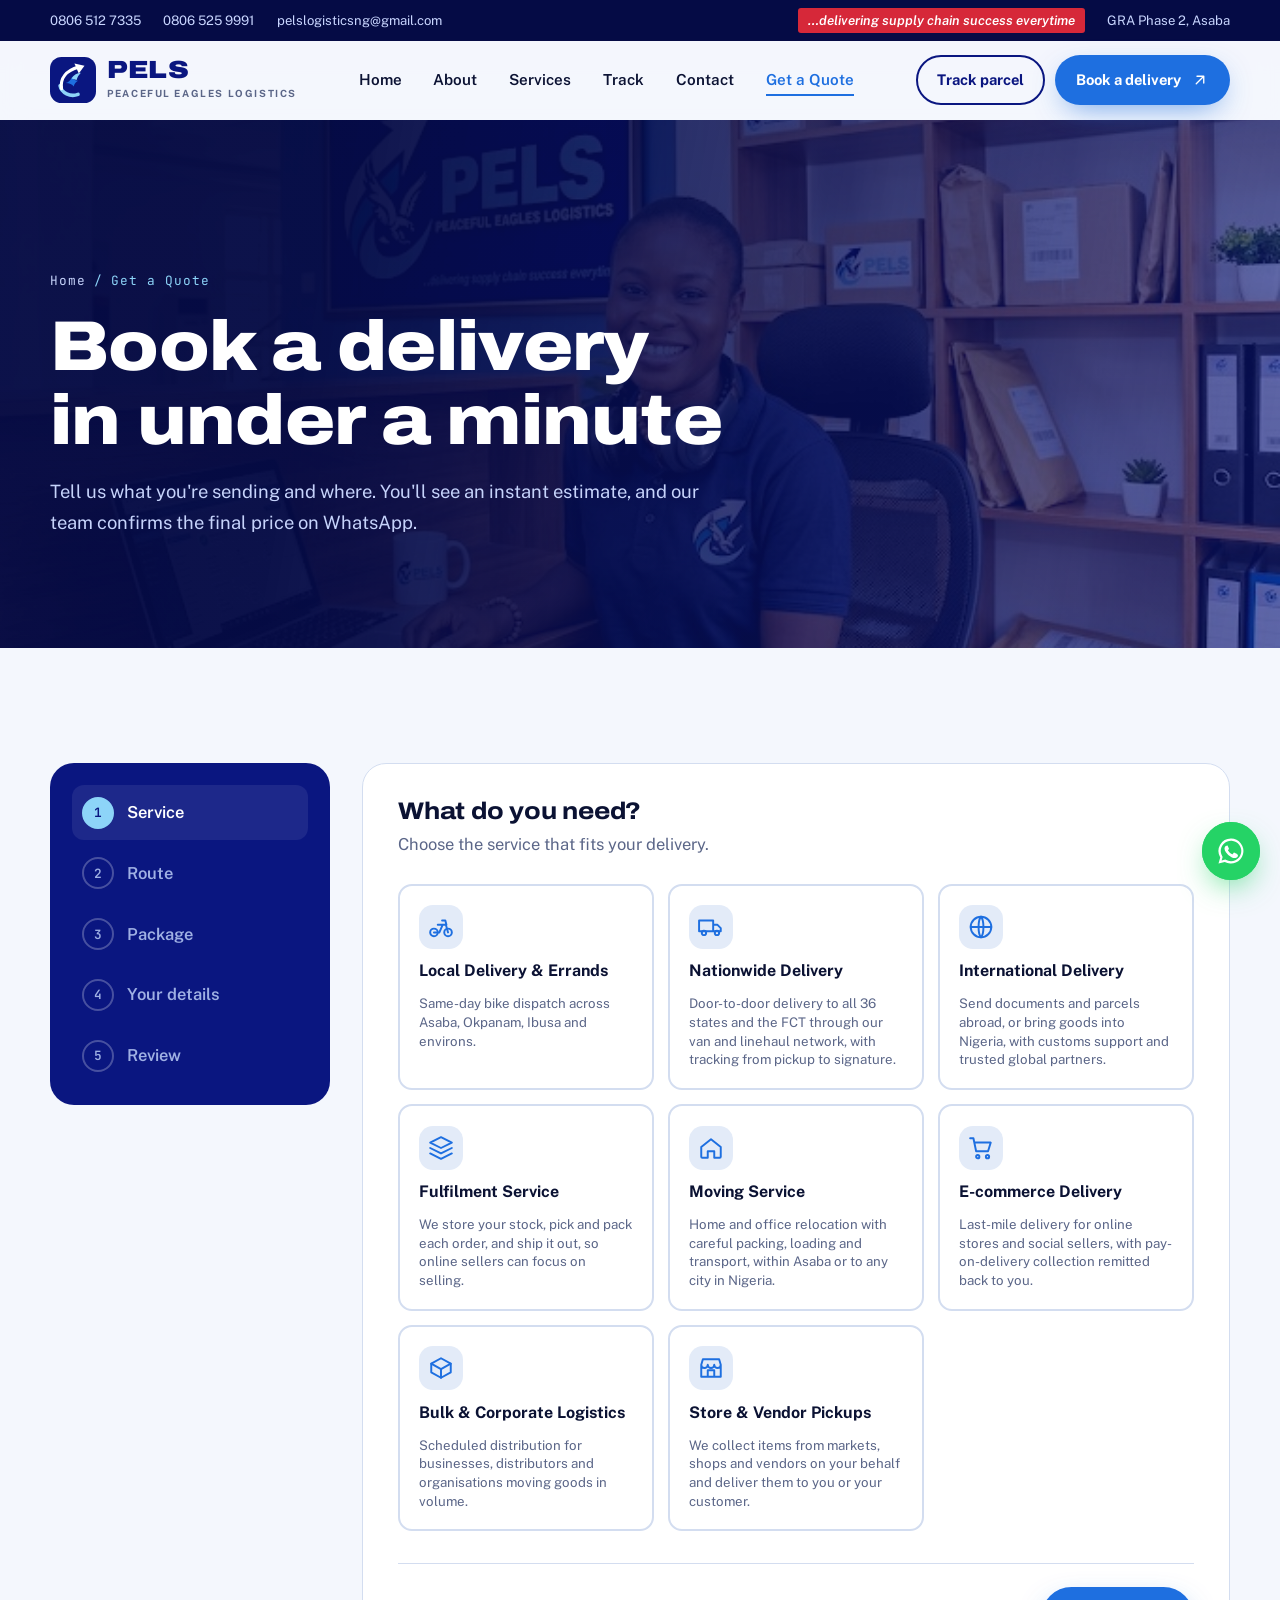
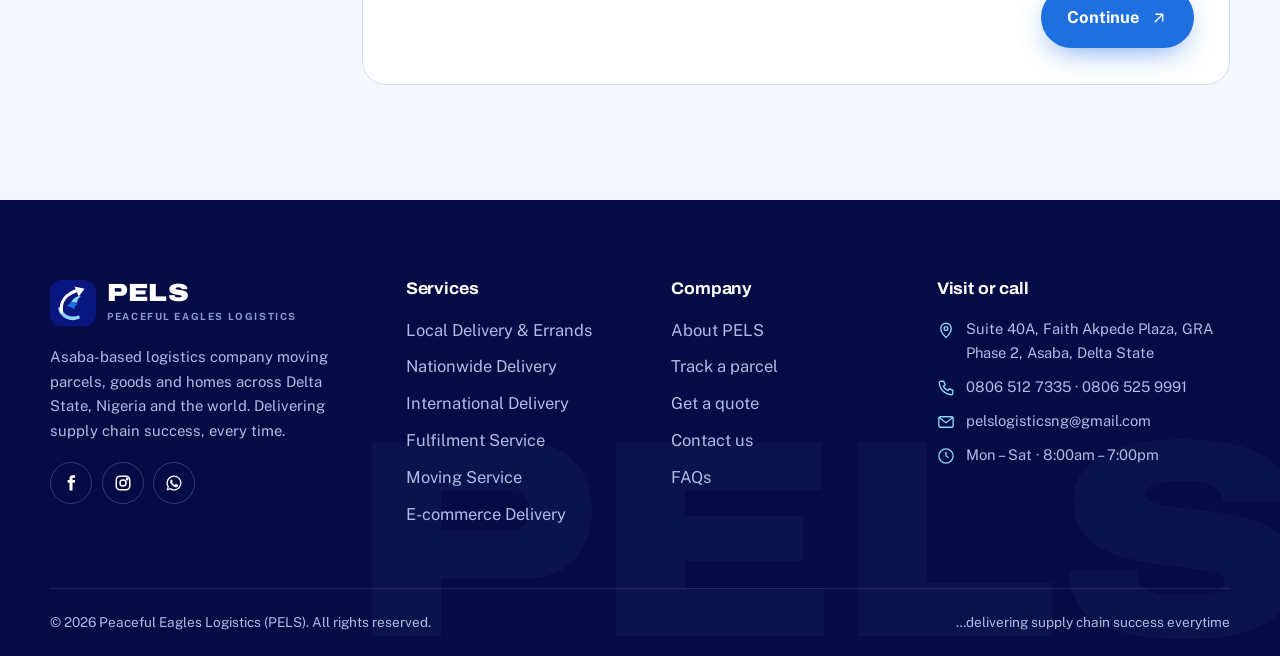
<file: quote.html>
<!DOCTYPE html>
<html lang="en">
<head>
<meta charset="utf-8">
<meta name="viewport" content="width=device-width, initial-scale=1, viewport-fit=cover">
<title>Get a Quote | PELS Logistics</title>
<meta name="description" content="Book a pickup or get an instant delivery estimate from Peaceful Eagles Logistics in Asaba.">
<meta name="theme-color" content="#050B45">
<meta property="og:title" content="Get a Quote | PELS Logistics">
<meta property="og:description" content="Book a pickup or get an instant delivery estimate from Peaceful Eagles Logistics in Asaba.">
<meta property="og:image" content="assets/img/pels-office.jpg">
<link rel="icon" href="assets/img/favicon.svg" type="image/svg+xml">
<link rel="preconnect" href="https://fonts.googleapis.com"><link rel="preconnect" href="https://fonts.gstatic.com" crossorigin>
<link rel="stylesheet" href="https://fonts.googleapis.com/css2?family=Archivo:wdth,wght@100..125,500..900&family=JetBrains+Mono:wght@500;600;700&family=Public+Sans:wght@400;500;600;700&display=swap">
<link rel="stylesheet" href="assets/css/style.css">
</head>
<body>
<div class="preloader" aria-hidden="true"><svg class="mark" viewBox="0 0 64 64" aria-hidden="true"><rect width="64" height="64" rx="16" fill="#0A1680"/>
<path d="M14 40c2 10 14 16 25 12" fill="none" stroke="#8DD4F8" stroke-width="5" stroke-linecap="round"/>
<path d="M16 44C14 30 22 19 40 14" fill="none" stroke="#fff" stroke-width="4.5" stroke-linecap="round"/>
<path d="M34 9l14 3-8 11z" fill="#fff"/>
<path d="M22 36c4-1 7-4 9-9 1 4 4 6 8 6-3 2-5 4-6 8-2-3-6-5-11-5z" fill="#1E6FE0"/>
<path d="M30 30c3-5 8-8 13-8-3 3-5 6-6 10z" fill="#8DD4F8"/></svg><div class="bar"></div></div>
<div class="topbar"><div class="wrap">
  <div class="grp"><a href="tel:+2348065127335">0806 512 7335</a><a href="tel:+2348065259991" class="hide-sm">0806 525 9991</a><a href="mailto:pelslogisticsng@gmail.com" class="hide-sm">pelslogisticsng@gmail.com</a></div>
  <div class="grp"><span class="tag hide-sm">…delivering supply chain success everytime</span><span>GRA Phase 2, Asaba</span></div>
</div></div>
<header class="site-header"><div class="wrap">
  <a class="brand" href="index.html" aria-label="PELS home"><svg class="mark" viewBox="0 0 64 64" aria-hidden="true"><rect width="64" height="64" rx="16" fill="#0A1680"/>
<path d="M14 40c2 10 14 16 25 12" fill="none" stroke="#8DD4F8" stroke-width="5" stroke-linecap="round"/>
<path d="M16 44C14 30 22 19 40 14" fill="none" stroke="#fff" stroke-width="4.5" stroke-linecap="round"/>
<path d="M34 9l14 3-8 11z" fill="#fff"/>
<path d="M22 36c4-1 7-4 9-9 1 4 4 6 8 6-3 2-5 4-6 8-2-3-6-5-11-5z" fill="#1E6FE0"/>
<path d="M30 30c3-5 8-8 13-8-3 3-5 6-6 10z" fill="#8DD4F8"/></svg><span><b>PELS</b><small>Peaceful Eagles Logistics</small></span></a>
  <nav class="nav" aria-label="Main"><a href="index.html">Home</a><a href="about.html">About</a><a href="services.html">Services</a><a href="track.html">Track</a><a href="contact.html">Contact</a><a href="quote.html" class="active">Get a Quote</a></nav>
  <div class="header-cta"><a class="btn btn-outline" href="track.html">Track parcel</a><a class="btn btn-primary" href="quote.html">Book a delivery <svg viewBox="0 0 24 24" fill="none" stroke="currentColor" stroke-width="1.8" stroke-linecap="round" stroke-linejoin="round" aria-hidden="true"><path d="M7 17L17 7M8 7h9v9"/></svg></a>
  <button class="burger" aria-label="Open menu" aria-expanded="false"><span></span></button></div>
</div></header>
<main>
<section class="page-hero"><img src="https://images.pexels.com/photos/7362924/pexels-photo-7362924.jpeg?auto=compress&cs=tinysrgb&w=1400" alt="" data-fallback="assets/img/pels-office.jpg"><div class="wrap">
  <div class="crumbs"><a href="index.html">Home</a><span>/</span><span>Get a Quote</span></div>
  <h1>Book a delivery in under a minute</h1><p class="lead">Tell us what you're sending and where. You'll see an instant estimate, and our team confirms the final price on WhatsApp.</p>
</div></section>
<section class="sec"><div class="wrap wizard">
  <ol class="w-steps"><li><i>1</i><span>Service</span></li><li><i>2</i><span>Route</span></li><li><i>3</i><span>Package</span></li><li><i>4</i><span>Your details</span></li><li><i>5</i><span>Review</span></li></ol>
  <form class="card" id="wizard" novalidate>
    <div class="w-pane"><h3>What do you need?</h3><p>Choose the service that fits your delivery.</p><div class="opts"><div class="opt"><input type="radio" name="service" id="sv-local" value="local" required><label for="sv-local"><span class="ico"><svg viewBox="0 0 24 24" fill="none" stroke="currentColor" stroke-width="1.8" stroke-linecap="round" stroke-linejoin="round" aria-hidden="true"><circle cx="5.5" cy="17" r="3.5"/><circle cx="18.5" cy="17" r="3.5"/><path d="M5.5 17h5l3-7h3l2 7M13 6h3l1 4M9 10h4"/></svg></span><b>Local Delivery & Errands</b><small>Same-day bike dispatch across Asaba, Okpanam, Ibusa and environs.</small></label></div><div class="opt"><input type="radio" name="service" id="sv-nationwide" value="nationwide"><label for="sv-nationwide"><span class="ico"><svg viewBox="0 0 24 24" fill="none" stroke="currentColor" stroke-width="1.8" stroke-linecap="round" stroke-linejoin="round" aria-hidden="true"><path d="M1 6h13v10H1zM14 10h4l3 3v3h-7"/><circle cx="5.5" cy="17.5" r="2"/><circle cx="17.5" cy="17.5" r="2"/></svg></span><b>Nationwide Delivery</b><small>Door-to-door delivery to all 36 states and the FCT through our van and linehaul network, with tracking from pickup to signature.</small></label></div><div class="opt"><input type="radio" name="service" id="sv-international" value="international"><label for="sv-international"><span class="ico"><svg viewBox="0 0 24 24" fill="none" stroke="currentColor" stroke-width="1.8" stroke-linecap="round" stroke-linejoin="round" aria-hidden="true"><circle cx="12" cy="12" r="9.5"/><path d="M2.5 12h19M12 2.5c3 3.2 3 15.8 0 19M12 2.5c-3 3.2-3 15.8 0 19"/></svg></span><b>International Delivery</b><small>Send documents and parcels abroad, or bring goods into Nigeria, with customs support and trusted global partners.</small></label></div><div class="opt"><input type="radio" name="service" id="sv-fulfilment" value="fulfilment"><label for="sv-fulfilment"><span class="ico"><svg viewBox="0 0 24 24" fill="none" stroke="currentColor" stroke-width="1.8" stroke-linecap="round" stroke-linejoin="round" aria-hidden="true"><path d="M12 2l10 5-10 5L2 7z"/><path d="M2 12l10 5 10-5M2 17l10 5 10-5"/></svg></span><b>Fulfilment Service</b><small>We store your stock, pick and pack each order, and ship it out, so online sellers can focus on selling.</small></label></div><div class="opt"><input type="radio" name="service" id="sv-moving" value="moving"><label for="sv-moving"><span class="ico"><svg viewBox="0 0 24 24" fill="none" stroke="currentColor" stroke-width="1.8" stroke-linecap="round" stroke-linejoin="round" aria-hidden="true"><path d="M3 11l9-7 9 7v9a1 1 0 01-1 1h-5v-6H9v6H4a1 1 0 01-1-1z"/></svg></span><b>Moving Service</b><small>Home and office relocation with careful packing, loading and transport, within Asaba or to any city in Nigeria.</small></label></div><div class="opt"><input type="radio" name="service" id="sv-ecommerce" value="ecommerce"><label for="sv-ecommerce"><span class="ico"><svg viewBox="0 0 24 24" fill="none" stroke="currentColor" stroke-width="1.8" stroke-linecap="round" stroke-linejoin="round" aria-hidden="true"><circle cx="9" cy="20" r="1.5"/><circle cx="18" cy="20" r="1.5"/><path d="M2 3h3l2.5 12h11L21 7H6"/></svg></span><b>E-commerce Delivery</b><small>Last-mile delivery for online stores and social sellers, with pay-on-delivery collection remitted back to you.</small></label></div><div class="opt"><input type="radio" name="service" id="sv-bulk" value="bulk"><label for="sv-bulk"><span class="ico"><svg viewBox="0 0 24 24" fill="none" stroke="currentColor" stroke-width="1.8" stroke-linecap="round" stroke-linejoin="round" aria-hidden="true"><path d="M21 8l-9-5-9 5v8l9 5 9-5z"/><path d="M3 8l9 5 9-5M12 13v8"/></svg></span><b>Bulk & Corporate Logistics</b><small>Scheduled distribution for businesses, distributors and organisations moving goods in volume.</small></label></div><div class="opt"><input type="radio" name="service" id="sv-errands" value="errands"><label for="sv-errands"><span class="ico"><svg viewBox="0 0 24 24" fill="none" stroke="currentColor" stroke-width="1.8" stroke-linecap="round" stroke-linejoin="round" aria-hidden="true"><path d="M3 9l1.5-5h15L21 9M3 9v11h18V9M3 9a3 3 0 006 0 3 3 0 006 0 3 3 0 006 0M9 20v-6h6v6"/></svg></span><b>Store & Vendor Pickups</b><small>We collect items from markets, shops and vendors on your behalf and deliver them to you or your customer.</small></label></div></div></div>
    <div class="w-pane"><h3>Where are we going?</h3><p>Pickup and drop-off addresses, as detailed as you can.</p>
      <div class="fgrid">
        <div class="field full"><label for="pickup">Pickup address</label><input id="pickup" name="pickup" required placeholder="e.g. 12 Nnebisi Road, Asaba"><span class="err">Enter a pickup address</span></div>
        <div class="field full"><label for="dropoff">Drop-off address</label><input id="dropoff" name="dropoff" required placeholder="e.g. Allen Avenue, Ikeja, Lagos"><span class="err">Enter a drop-off address</span></div>
        <div class="field"><label for="date">Preferred pickup date</label><input type="date" id="date" name="date"></div>
        <div class="field"><label for="speed">Speed</label><select id="speed" name="speed"><option>Standard</option><option>Express / same-day</option><option>Economy</option></select></div>
      </div></div>
    <div class="w-pane"><h3>What are you sending?</h3><p>A rough size helps us send the right rider or vehicle.</p>
      <div class="opts"><div class="opt"><input type="radio" name="size" id="sz-small" value="small" required><label for="sz-small"><span class="ico"><svg viewBox="0 0 24 24" fill="none" stroke="currentColor" stroke-width="1.8" stroke-linecap="round" stroke-linejoin="round" aria-hidden="true"><path d="M6 2h9l5 5v15H6z"/><path d="M14 2v6h6M9 13h7M9 17h5"/></svg></span><b>Small</b><small>Envelope, phone, documents · up to 2kg</small></label></div><div class="opt"><input type="radio" name="size" id="sz-medium" value="medium"><label for="sz-medium"><span class="ico"><svg viewBox="0 0 24 24" fill="none" stroke="currentColor" stroke-width="1.8" stroke-linecap="round" stroke-linejoin="round" aria-hidden="true"><path d="M21 8l-9-5-9 5v8l9 5 9-5z"/><path d="M3 8l9 5 9-5M12 13v8"/></svg></span><b>Medium</b><small>Shoebox to carton · 2–10kg</small></label></div><div class="opt"><input type="radio" name="size" id="sz-large" value="large"><label for="sz-large"><span class="ico"><svg viewBox="0 0 24 24" fill="none" stroke="currentColor" stroke-width="1.8" stroke-linecap="round" stroke-linejoin="round" aria-hidden="true"><path d="M12 2l10 5-10 5L2 7z"/><path d="M2 12l10 5 10-5M2 17l10 5 10-5"/></svg></span><b>Large</b><small>Several cartons, appliance · 10–50kg</small></label></div><div class="opt"><input type="radio" name="size" id="sz-xl" value="xl"><label for="sz-xl"><span class="ico"><svg viewBox="0 0 24 24" fill="none" stroke="currentColor" stroke-width="1.8" stroke-linecap="round" stroke-linejoin="round" aria-hidden="true"><path d="M1 6h13v10H1zM14 10h4l3 3v3h-7"/><circle cx="5.5" cy="17.5" r="2"/><circle cx="17.5" cy="17.5" r="2"/></svg></span><b>Extra large</b><small>Furniture, pallets, full move · 50kg+</small></label></div></div>
      <div class="field" style="margin-top:1.2rem"><label for="items">Describe the items (optional)</label><input id="items" name="items" placeholder="e.g. 3 cartons of shoes, fragile glassware"></div></div>
    <div class="w-pane"><h3>How do we reach you?</h3><p>We'll confirm your booking and price on this number.</p>
      <div class="fgrid">
        <div class="field"><label for="name">Full name</label><input id="name" name="name" required autocomplete="name"><span class="err">Enter your name</span></div>
        <div class="field"><label for="phone">Phone / WhatsApp</label><input type="tel" id="phone" name="phone" required placeholder="080..." autocomplete="tel"><span class="err">Enter a valid phone number</span></div>
        <div class="field full"><label for="email">Email (optional)</label><input type="email" id="email" name="email" autocomplete="email"></div>
        <div class="field full"><label for="notes">Anything else?</label><textarea id="notes" name="notes" placeholder="Gate codes, landmarks, best time to call…"></textarea></div>
      </div></div>
    <div class="w-pane"><h3>Review your request</h3><p>Check the details, then send it to PELS on WhatsApp.</p>
      <div class="est"><div><small>Estimated price range</small><b id="estimate">—</b></div><small style="max-width:30ch">Final price is confirmed by our team before pickup.</small></div>
      <div class="summary" id="summary"></div></div>
    <div class="w-pane"><div class="success"><div class="tick"><svg viewBox="0 0 24 24" fill="none" stroke="currentColor" stroke-width="1.8" stroke-linecap="round" stroke-linejoin="round" aria-hidden="true"><path d="M5 12l5 5L20 7"/></svg></div><h3>Request ready to send</h3><p style="color:var(--muted);max-width:44ch;margin:.6rem auto 1.4rem">WhatsApp should have opened with your booking details. Tap send there and a PELS dispatcher will reply shortly.</p>
      <div style="display:flex;gap:.8rem;justify-content:center;flex-wrap:wrap"><a class="btn btn-primary" id="waLink" href="https://wa.me/2348065127335" target="_blank" rel="noopener">Open WhatsApp again</a><a class="btn btn-outline" href="tel:+2348065127335">Call 0806 512 7335</a></div></div></div>
    <div class="w-nav"><button type="button" class="btn btn-outline" id="prevBtn">Back</button><span style="display:flex;gap:.6rem"><button type="button" class="btn btn-primary" id="nextBtn">Continue <svg viewBox="0 0 24 24" fill="none" stroke="currentColor" stroke-width="1.8" stroke-linecap="round" stroke-linejoin="round" aria-hidden="true"><path d="M7 17L17 7M8 7h9v9"/></svg></button><button type="button" class="btn btn-primary" id="sendBtn" hidden>Send on WhatsApp <svg viewBox="0 0 24 24" fill="none" stroke="currentColor" stroke-width="1.8" stroke-linecap="round" stroke-linejoin="round" aria-hidden="true"><path d="M7 17L17 7M8 7h9v9"/></svg></button></span></div>
  </form>
</div></section>
</main>
<footer class="site-footer"><div class="wrap">
  <div class="f-grid">
    <div><a class="brand" href="index.html"><svg class="mark" viewBox="0 0 64 64" aria-hidden="true"><rect width="64" height="64" rx="16" fill="#0A1680"/>
<path d="M14 40c2 10 14 16 25 12" fill="none" stroke="#8DD4F8" stroke-width="5" stroke-linecap="round"/>
<path d="M16 44C14 30 22 19 40 14" fill="none" stroke="#fff" stroke-width="4.5" stroke-linecap="round"/>
<path d="M34 9l14 3-8 11z" fill="#fff"/>
<path d="M22 36c4-1 7-4 9-9 1 4 4 6 8 6-3 2-5 4-6 8-2-3-6-5-11-5z" fill="#1E6FE0"/>
<path d="M30 30c3-5 8-8 13-8-3 3-5 6-6 10z" fill="#8DD4F8"/></svg><span><b>PELS</b><small>Peaceful Eagles Logistics</small></span></a>
      <p class="f-about">Asaba-based logistics company moving parcels, goods and homes across Delta State, Nigeria and the world. Delivering supply chain success, every time.</p>
      <div class="socials"><a href="https://facebook.com/Pelslogistics" target="_blank" rel="noopener" aria-label="Facebook"><svg viewBox="0 0 24 24" fill="currentColor"><path d="M14 8V6c0-.9.6-1 1-1h2.5V1.5H14C10.7 1.5 10 4 10 6v2H7.5v3.5H10V22h4V11.5h3l.5-3.5z"/></svg></a><a href="https://instagram.com/pelslogistics" target="_blank" rel="noopener" aria-label="Instagram"><svg viewBox="0 0 24 24" fill="none" stroke="currentColor" stroke-width="2"><rect x="3" y="3" width="18" height="18" rx="5"/><circle cx="12" cy="12" r="4"/><circle cx="17.5" cy="6.5" r="1" fill="currentColor"/></svg></a><a href="https://wa.me/2348065127335" target="_blank" rel="noopener" aria-label="WhatsApp"><svg viewBox="0 0 24 24" fill="currentColor"><path d="M12 2a10 10 0 00-8.6 15.1L2 22l5-1.3A10 10 0 1012 2zm0 18.2a8.2 8.2 0 01-4.2-1.2l-.3-.2-3 .8.8-2.9-.2-.3A8.2 8.2 0 1112 20.2zm4.5-6.1c-.2-.1-1.5-.7-1.7-.8s-.4-.1-.6.1-.7.8-.8 1-.3.2-.5.1a6.7 6.7 0 01-3.3-2.9c-.3-.4.3-.4.7-1.3.1-.2 0-.3 0-.4l-.8-1.8c-.2-.5-.4-.4-.6-.4h-.5a1 1 0 00-.7.3 3 3 0 00-.9 2.2 5.2 5.2 0 001.1 2.7 11.8 11.8 0 004.5 4c1.7.7 2.3.8 3.2.6a2.7 2.7 0 001.8-1.2 2.2 2.2 0 00.1-1.3c0-.1-.2-.2-.4-.3z"/></svg></a></div></div>
    <div><h4>Services</h4><ul><li><a href="services.html#local">Local Delivery & Errands</a></li><li><a href="services.html#nationwide">Nationwide Delivery</a></li><li><a href="services.html#international">International Delivery</a></li><li><a href="services.html#fulfilment">Fulfilment Service</a></li><li><a href="services.html#moving">Moving Service</a></li><li><a href="services.html#ecommerce">E-commerce Delivery</a></li></ul></div>
    <div><h4>Company</h4><ul><li><a href="about.html">About PELS</a></li><li><a href="track.html">Track a parcel</a></li><li><a href="quote.html">Get a quote</a></li><li><a href="contact.html">Contact us</a></li><li><a href="index.html#faq">FAQs</a></li></ul></div>
    <div><h4>Visit or call</h4><ul class="f-contact">
      <li><svg viewBox="0 0 24 24" fill="none" stroke="currentColor" stroke-width="1.8" stroke-linecap="round" stroke-linejoin="round" aria-hidden="true"><path d="M12 22s7-6.5 7-12a7 7 0 10-14 0c0 5.5 7 12 7 12z"/><circle cx="12" cy="10" r="2.5"/></svg><span>Suite 40A, Faith Akpede Plaza, GRA Phase 2, Asaba, Delta State</span></li>
      <li><svg viewBox="0 0 24 24" fill="none" stroke="currentColor" stroke-width="1.8" stroke-linecap="round" stroke-linejoin="round" aria-hidden="true"><path d="M5 3h4l2 5-2.5 1.5a11 11 0 006 6L16 13l5 2v4a2 2 0 01-2 2A17 17 0 013 5a2 2 0 012-2z"/></svg><span><a href="tel:+2348065127335">0806 512 7335</a> · <a href="tel:+2348065259991">0806 525 9991</a></span></li>
      <li><svg viewBox="0 0 24 24" fill="none" stroke="currentColor" stroke-width="1.8" stroke-linecap="round" stroke-linejoin="round" aria-hidden="true"><rect x="2.5" y="5" width="19" height="14" rx="2"/><path d="M3 6l9 7 9-7"/></svg><a href="mailto:pelslogisticsng@gmail.com">pelslogisticsng@gmail.com</a></li>
      <li><svg viewBox="0 0 24 24" fill="none" stroke="currentColor" stroke-width="1.8" stroke-linecap="round" stroke-linejoin="round" aria-hidden="true"><circle cx="12" cy="12" r="9.5"/><path d="M12 7v5l3 2"/></svg><span>Mon – Sat · 8:00am – 7:00pm</span></li></ul></div>
  </div>
  <div class="f-bottom"><span>© <span data-year>2026</span> Peaceful Eagles Logistics (PELS). All rights reserved.</span><span>…delivering supply chain success everytime</span></div>
</div></footer>
<a class="wa" href="https://wa.me/2348065127335?text=Hello%20PELS%2C%20I%27d%20like%20to%20make%20a%20delivery" target="_blank" rel="noopener" aria-label="Chat on WhatsApp"><svg viewBox="0 0 24 24" fill="currentColor"><path d="M12 2a10 10 0 00-8.6 15.1L2 22l5-1.3A10 10 0 1012 2zm0 18.2a8.2 8.2 0 01-4.2-1.2l-.3-.2-3 .8.8-2.9-.2-.3A8.2 8.2 0 1112 20.2zm4.5-6.1c-.2-.1-1.5-.7-1.7-.8s-.4-.1-.6.1-.7.8-.8 1-.3.2-.5.1a6.7 6.7 0 01-3.3-2.9c-.3-.4.3-.4.7-1.3.1-.2 0-.3 0-.4l-.8-1.8c-.2-.5-.4-.4-.6-.4h-.5a1 1 0 00-.7.3 3 3 0 00-.9 2.2 5.2 5.2 0 001.1 2.7 11.8 11.8 0 004.5 4c1.7.7 2.3.8 3.2.6a2.7 2.7 0 001.8-1.2 2.2 2.2 0 00.1-1.3c0-.1-.2-.2-.4-.3z"/></svg></a>
<button class="to-top" aria-label="Back to top"><svg viewBox="0 0 24 24" fill="none" stroke="currentColor" stroke-width="1.8" stroke-linecap="round" stroke-linejoin="round" aria-hidden="true"><path d="M12 19V5M5 12l7-7 7 7"/></svg></button>
<script src="assets/js/main.js"></script>
</body>
</html>
</file>
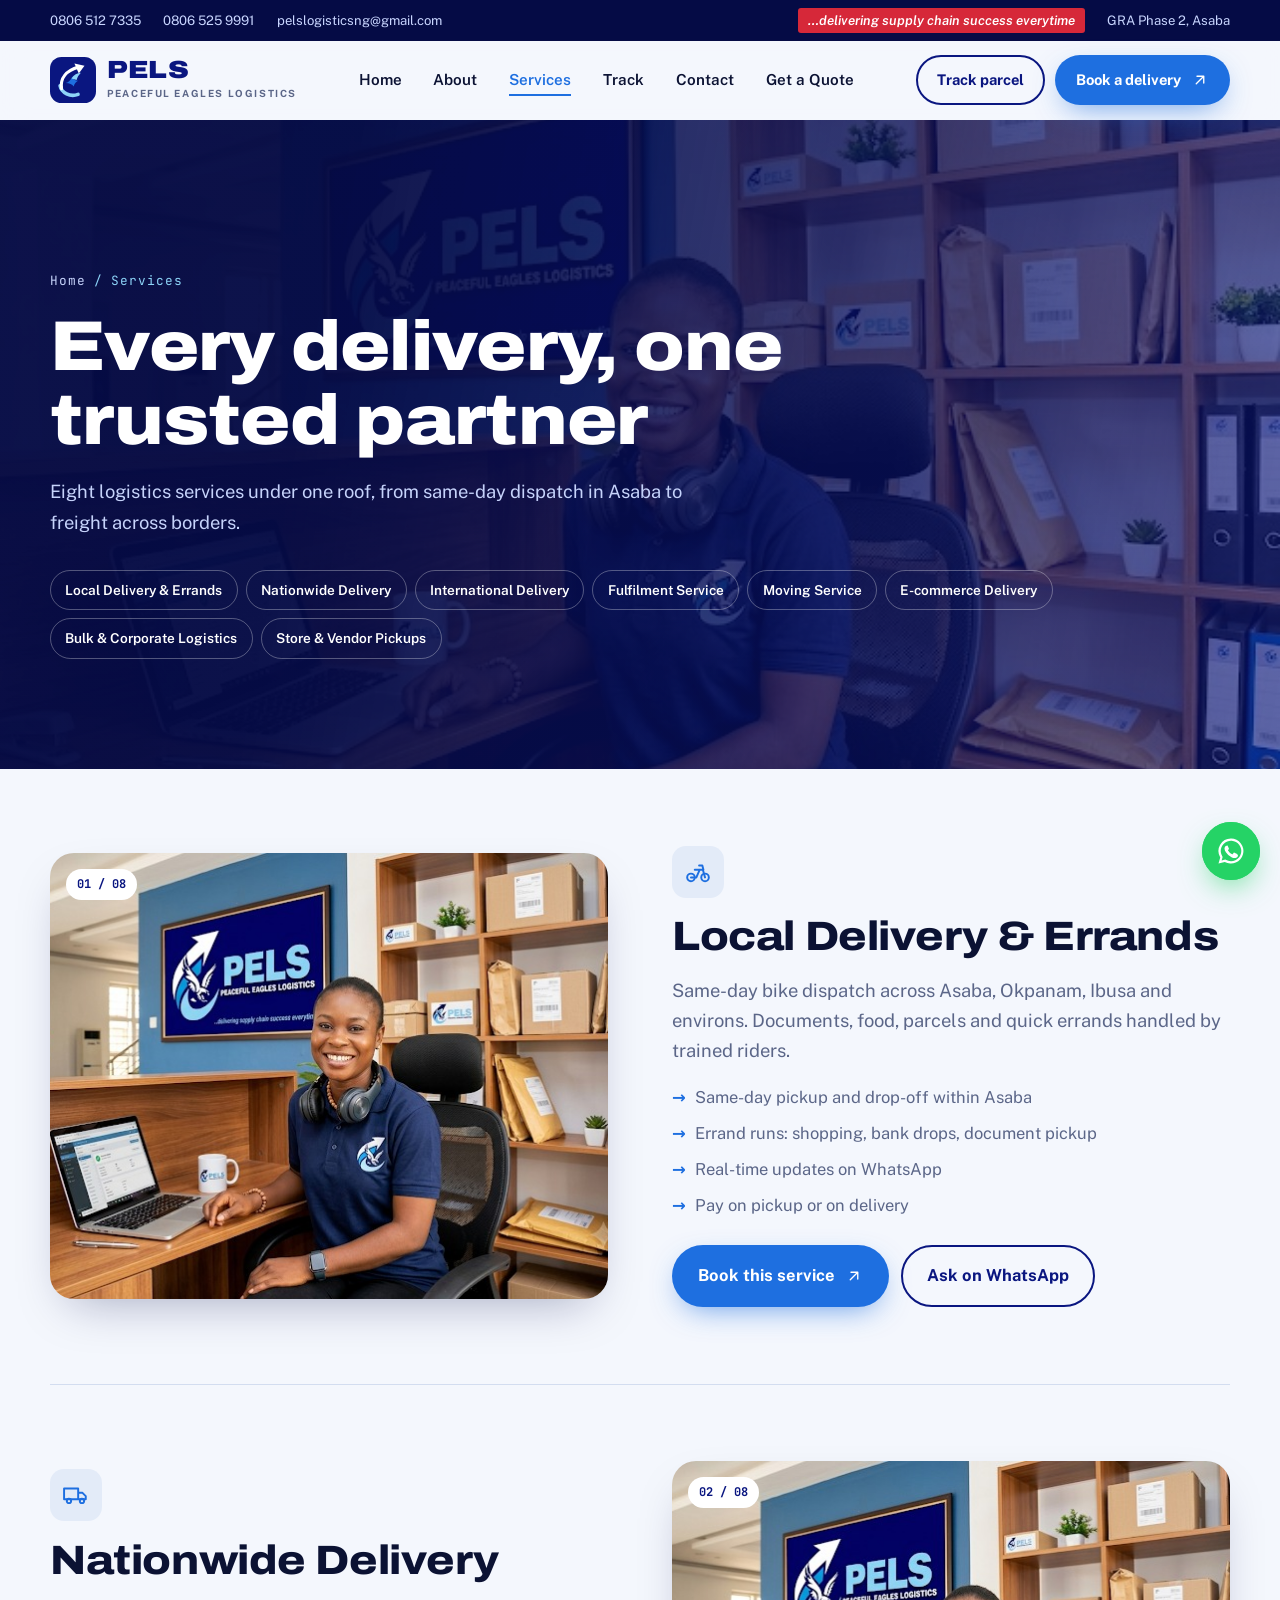
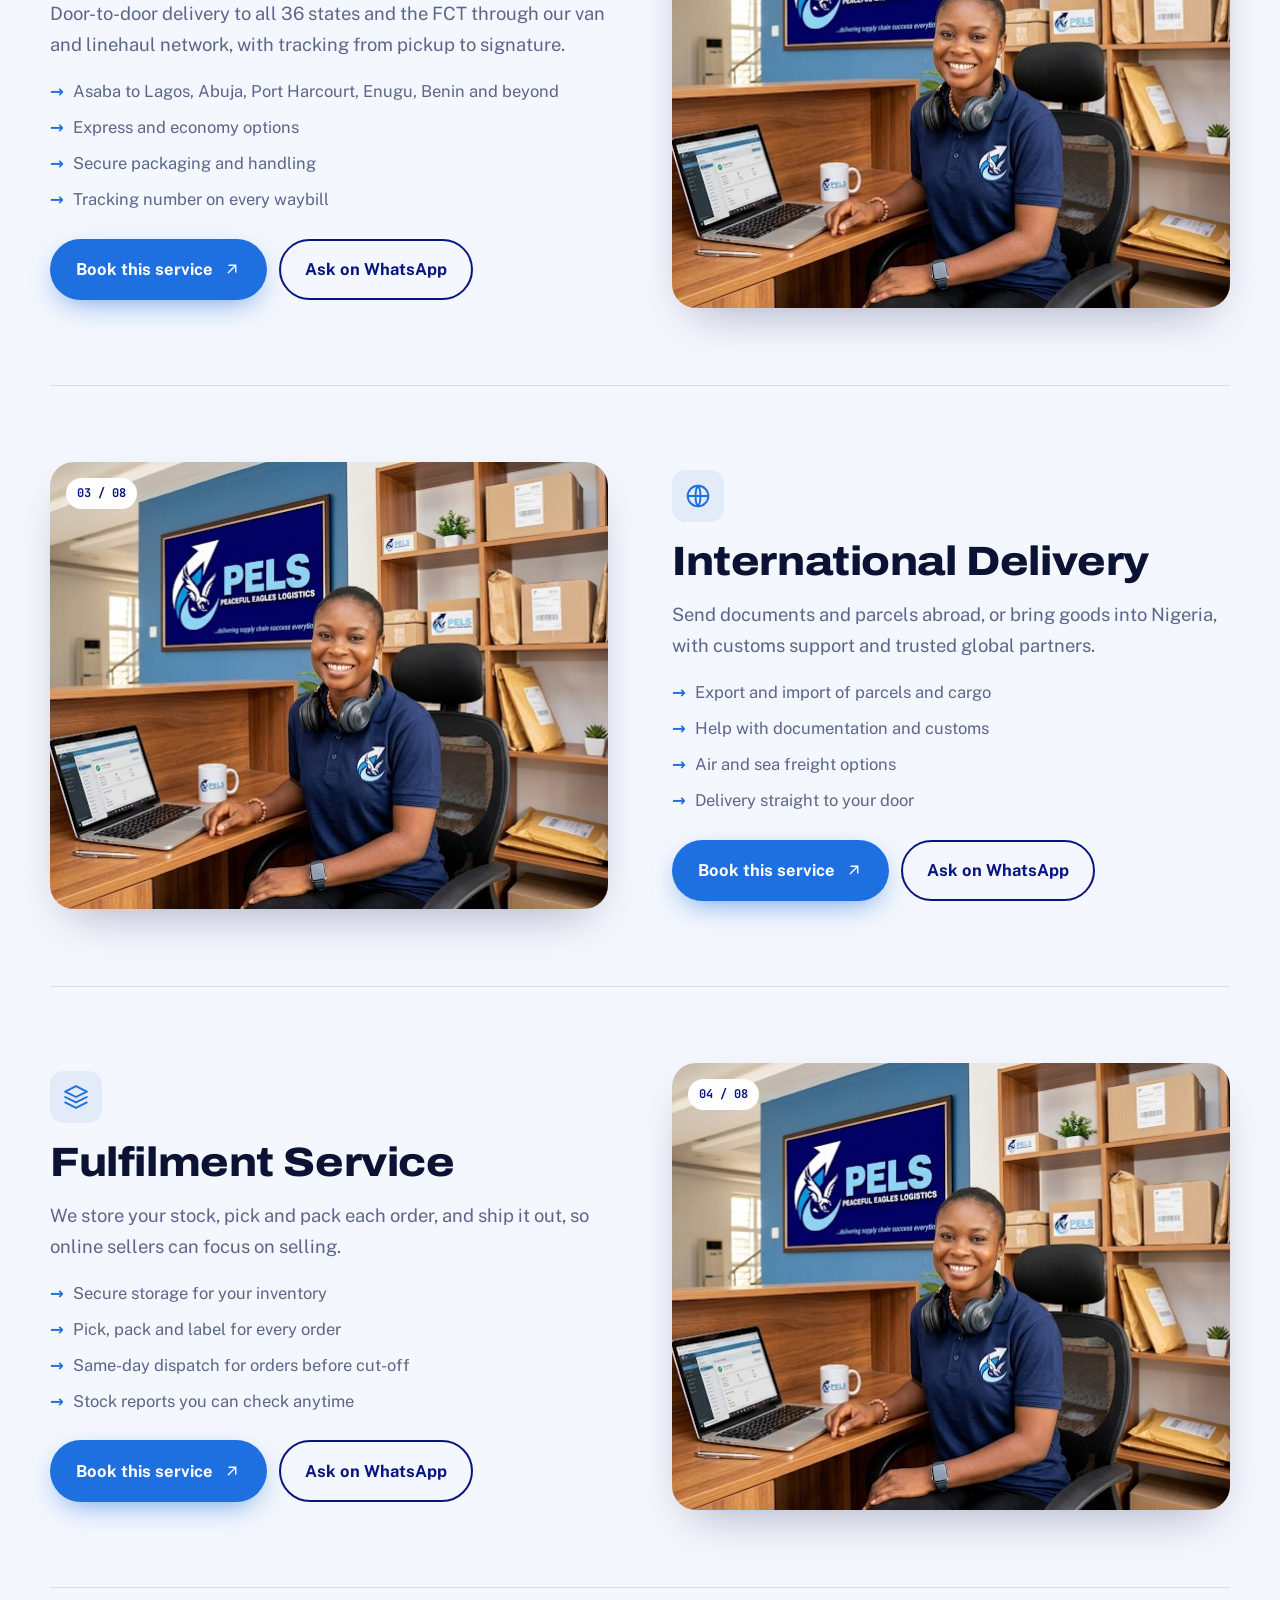
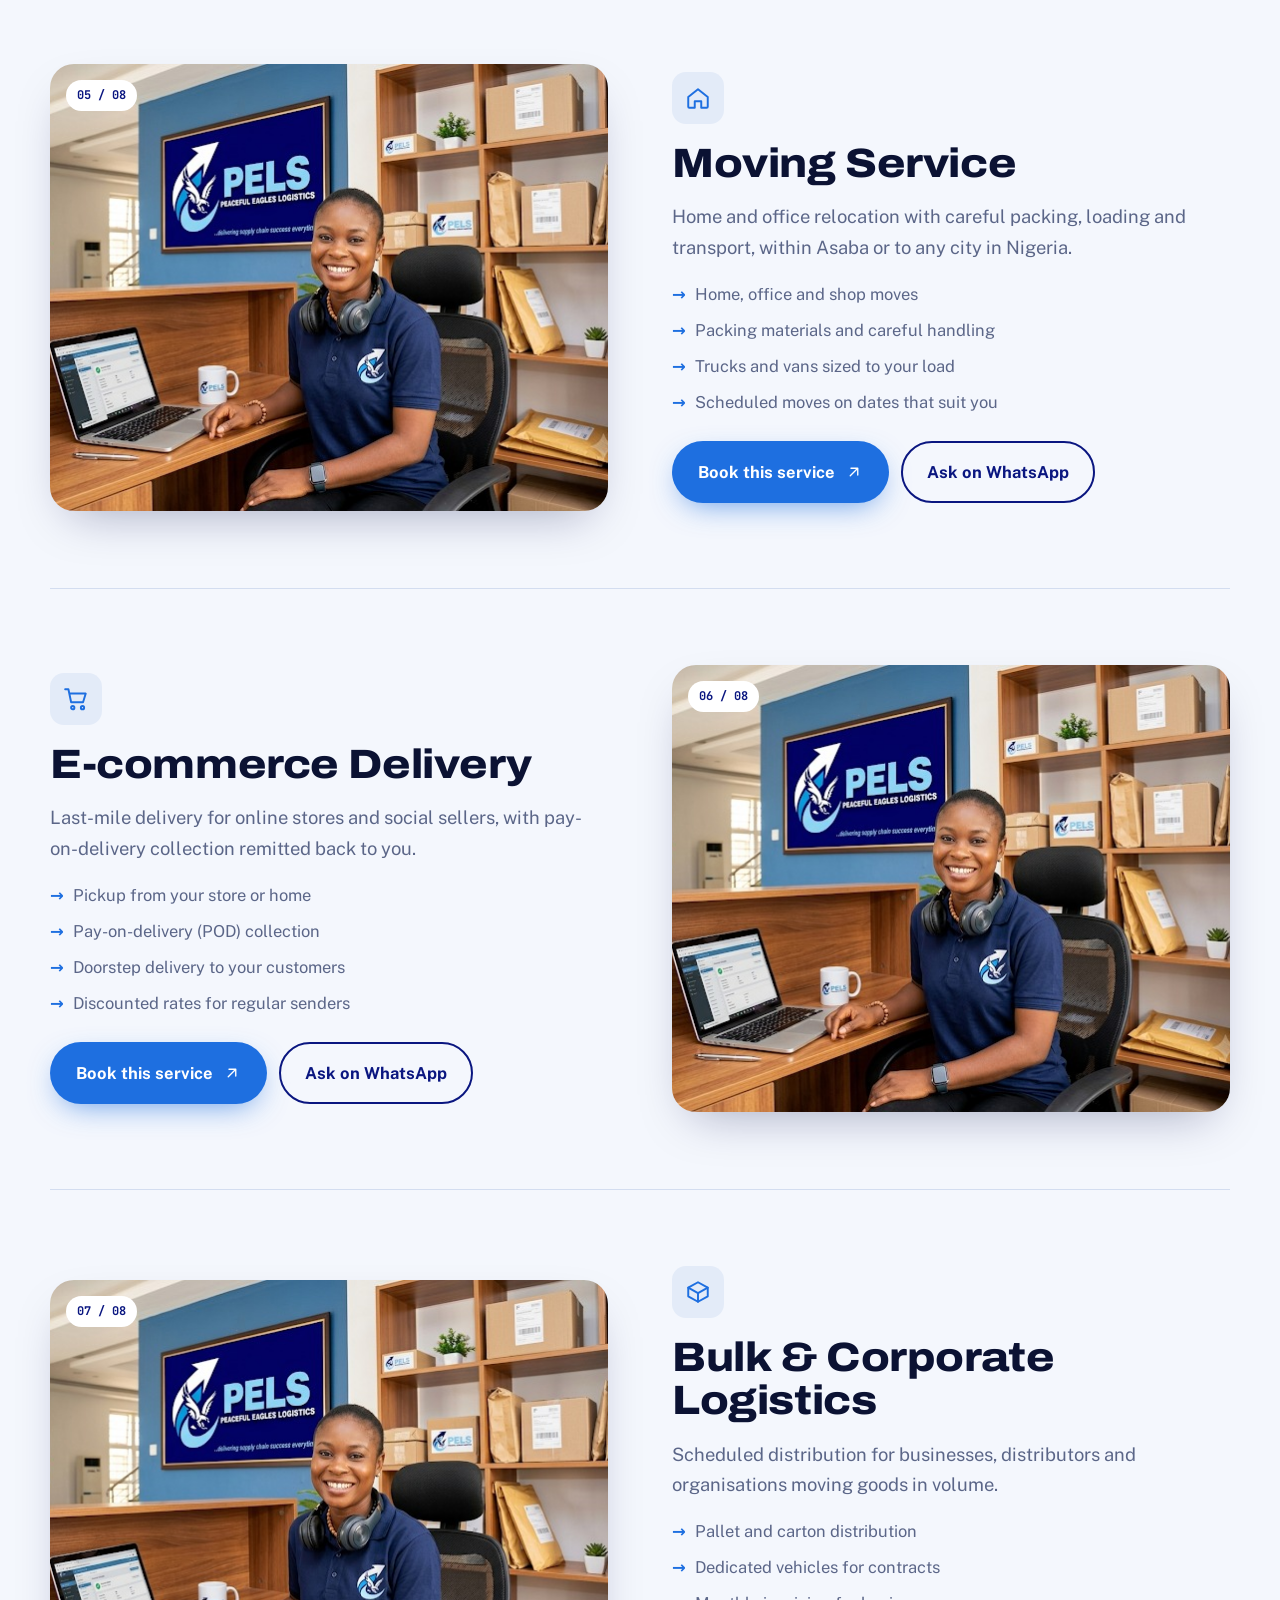
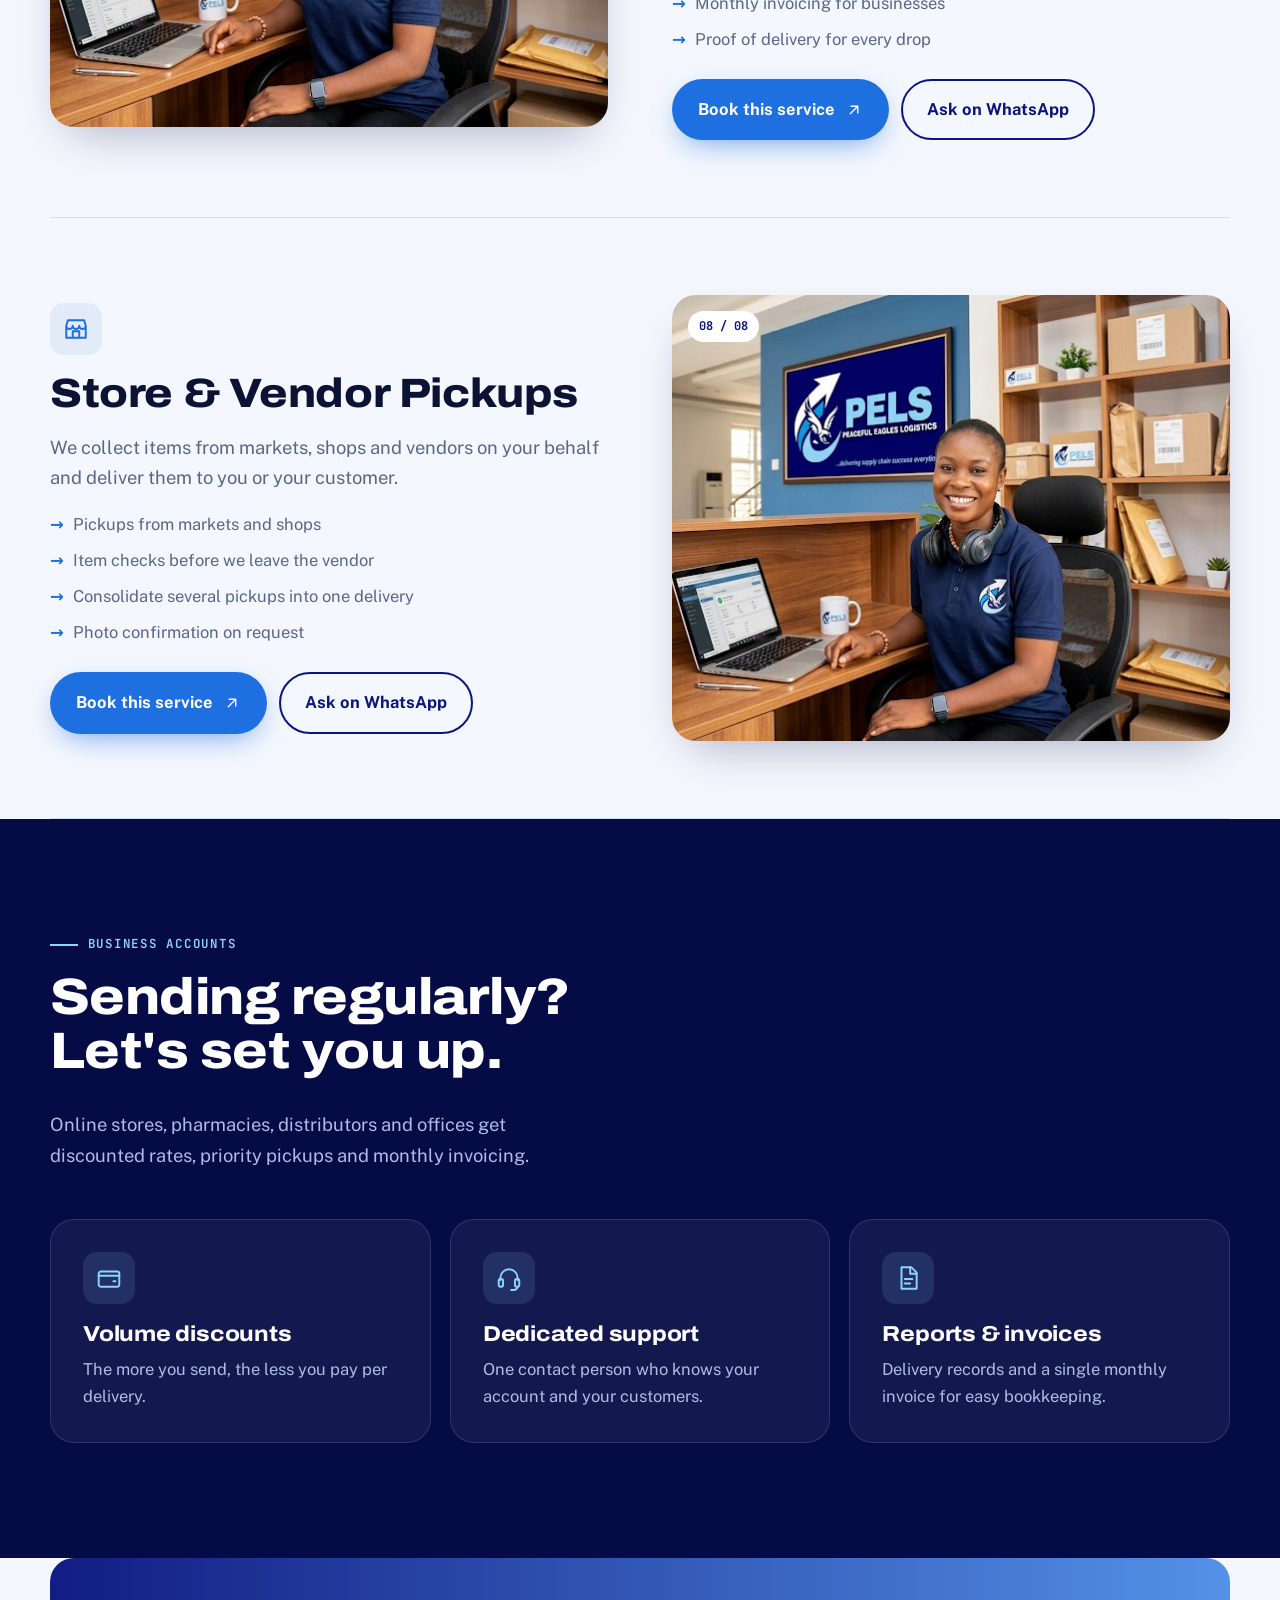
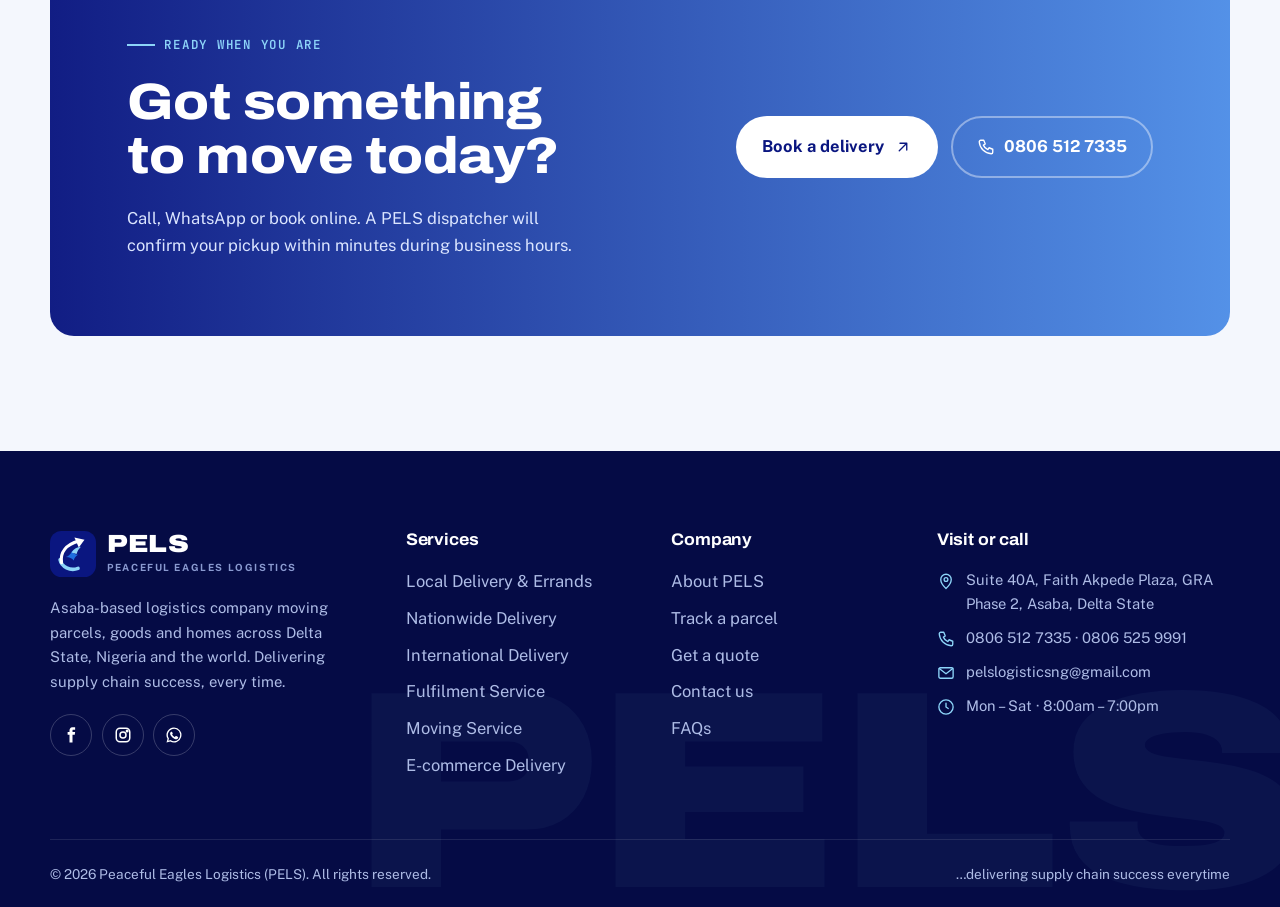
<file: services.html>
<!DOCTYPE html>
<html lang="en">
<head>
<meta charset="utf-8">
<meta name="viewport" content="width=device-width, initial-scale=1, viewport-fit=cover">
<title>Services | PELS Logistics Asaba</title>
<meta name="description" content="Local, nationwide and international delivery, fulfilment, moving, e-commerce and bulk logistics from PELS in Asaba.">
<meta name="theme-color" content="#050B45">
<meta property="og:title" content="Services | PELS Logistics Asaba">
<meta property="og:description" content="Local, nationwide and international delivery, fulfilment, moving, e-commerce and bulk logistics from PELS in Asaba.">
<meta property="og:image" content="assets/img/pels-office.jpg">
<link rel="icon" href="assets/img/favicon.svg" type="image/svg+xml">
<link rel="preconnect" href="https://fonts.googleapis.com"><link rel="preconnect" href="https://fonts.gstatic.com" crossorigin>
<link rel="stylesheet" href="https://fonts.googleapis.com/css2?family=Archivo:wdth,wght@100..125,500..900&family=JetBrains+Mono:wght@500;600;700&family=Public+Sans:wght@400;500;600;700&display=swap">
<link rel="stylesheet" href="assets/css/style.css">
</head>
<body>
<div class="preloader" aria-hidden="true"><svg class="mark" viewBox="0 0 64 64" aria-hidden="true"><rect width="64" height="64" rx="16" fill="#0A1680"/>
<path d="M14 40c2 10 14 16 25 12" fill="none" stroke="#8DD4F8" stroke-width="5" stroke-linecap="round"/>
<path d="M16 44C14 30 22 19 40 14" fill="none" stroke="#fff" stroke-width="4.5" stroke-linecap="round"/>
<path d="M34 9l14 3-8 11z" fill="#fff"/>
<path d="M22 36c4-1 7-4 9-9 1 4 4 6 8 6-3 2-5 4-6 8-2-3-6-5-11-5z" fill="#1E6FE0"/>
<path d="M30 30c3-5 8-8 13-8-3 3-5 6-6 10z" fill="#8DD4F8"/></svg><div class="bar"></div></div>
<div class="topbar"><div class="wrap">
  <div class="grp"><a href="tel:+2348065127335">0806 512 7335</a><a href="tel:+2348065259991" class="hide-sm">0806 525 9991</a><a href="mailto:pelslogisticsng@gmail.com" class="hide-sm">pelslogisticsng@gmail.com</a></div>
  <div class="grp"><span class="tag hide-sm">…delivering supply chain success everytime</span><span>GRA Phase 2, Asaba</span></div>
</div></div>
<header class="site-header"><div class="wrap">
  <a class="brand" href="index.html" aria-label="PELS home"><svg class="mark" viewBox="0 0 64 64" aria-hidden="true"><rect width="64" height="64" rx="16" fill="#0A1680"/>
<path d="M14 40c2 10 14 16 25 12" fill="none" stroke="#8DD4F8" stroke-width="5" stroke-linecap="round"/>
<path d="M16 44C14 30 22 19 40 14" fill="none" stroke="#fff" stroke-width="4.5" stroke-linecap="round"/>
<path d="M34 9l14 3-8 11z" fill="#fff"/>
<path d="M22 36c4-1 7-4 9-9 1 4 4 6 8 6-3 2-5 4-6 8-2-3-6-5-11-5z" fill="#1E6FE0"/>
<path d="M30 30c3-5 8-8 13-8-3 3-5 6-6 10z" fill="#8DD4F8"/></svg><span><b>PELS</b><small>Peaceful Eagles Logistics</small></span></a>
  <nav class="nav" aria-label="Main"><a href="index.html">Home</a><a href="about.html">About</a><a href="services.html" class="active">Services</a><a href="track.html">Track</a><a href="contact.html">Contact</a><a href="quote.html">Get a Quote</a></nav>
  <div class="header-cta"><a class="btn btn-outline" href="track.html">Track parcel</a><a class="btn btn-primary" href="quote.html">Book a delivery <svg viewBox="0 0 24 24" fill="none" stroke="currentColor" stroke-width="1.8" stroke-linecap="round" stroke-linejoin="round" aria-hidden="true"><path d="M7 17L17 7M8 7h9v9"/></svg></a>
  <button class="burger" aria-label="Open menu" aria-expanded="false"><span></span></button></div>
</div></header>
<main>
<section class="page-hero"><img src="https://images.pexels.com/photos/1267338/pexels-photo-1267338.jpeg?auto=compress&cs=tinysrgb&w=1400" alt="" data-fallback="assets/img/pels-office.jpg"><div class="wrap">
  <div class="crumbs"><a href="index.html">Home</a><span>/</span><span>Services</span></div>
  <h1>Every delivery, one trusted partner</h1><p class="lead">Eight logistics services under one roof, from same-day dispatch in Asaba to freight across borders.</p><div class="jump"><a href="#local">Local Delivery & Errands</a><a href="#nationwide">Nationwide Delivery</a><a href="#international">International Delivery</a><a href="#fulfilment">Fulfilment Service</a><a href="#moving">Moving Service</a><a href="#ecommerce">E-commerce Delivery</a><a href="#bulk">Bulk & Corporate Logistics</a><a href="#errands">Store & Vendor Pickups</a></div>
</div></section>
<section><div class="wrap"><div class="svc-row" id="local"><div class="pic reveal left"><img src="https://images.pexels.com/photos/7706467/pexels-photo-7706467.jpeg?auto=compress&cs=tinysrgb&w=1400" alt="Local Delivery &amp; Errands" loading="lazy" data-fallback="assets/img/pels-office.jpg"><span class="tag">01 / 08</span></div>
  <div class="txt reveal right"><span class="ico"><svg viewBox="0 0 24 24" fill="none" stroke="currentColor" stroke-width="1.8" stroke-linecap="round" stroke-linejoin="round" aria-hidden="true"><circle cx="5.5" cy="17" r="3.5"/><circle cx="18.5" cy="17" r="3.5"/><path d="M5.5 17h5l3-7h3l2 7M13 6h3l1 4M9 10h4"/></svg></span><h2 style="font-size:clamp(1.8rem,3.2vw,2.6rem)">Local Delivery & Errands</h2><p class="lead">Same-day bike dispatch across Asaba, Okpanam, Ibusa and environs. Documents, food, parcels and quick errands handled by trained riders.</p><ul><li>Same-day pickup and drop-off within Asaba</li><li>Errand runs: shopping, bank drops, document pickup</li><li>Real-time updates on WhatsApp</li><li>Pay on pickup or on delivery</li></ul>
  <div style="display:flex;gap:.8rem;flex-wrap:wrap;margin-top:.5rem"><a class="btn btn-primary" href="quote.html?service=local">Book this service <svg viewBox="0 0 24 24" fill="none" stroke="currentColor" stroke-width="1.8" stroke-linecap="round" stroke-linejoin="round" aria-hidden="true"><path d="M7 17L17 7M8 7h9v9"/></svg></a><a class="btn btn-outline" href="https://wa.me/2348065127335?text=Hello PELS, I want to ask about Local Delivery &amp; Errands" target="_blank" rel="noopener">Ask on WhatsApp</a></div></div></div><div class="svc-row" id="nationwide"><div class="pic reveal right"><img src="https://images.pexels.com/photos/2199293/pexels-photo-2199293.jpeg?auto=compress&cs=tinysrgb&w=1400" alt="Nationwide Delivery" loading="lazy" data-fallback="assets/img/pels-office.jpg"><span class="tag">02 / 08</span></div>
  <div class="txt reveal left"><span class="ico"><svg viewBox="0 0 24 24" fill="none" stroke="currentColor" stroke-width="1.8" stroke-linecap="round" stroke-linejoin="round" aria-hidden="true"><path d="M1 6h13v10H1zM14 10h4l3 3v3h-7"/><circle cx="5.5" cy="17.5" r="2"/><circle cx="17.5" cy="17.5" r="2"/></svg></span><h2 style="font-size:clamp(1.8rem,3.2vw,2.6rem)">Nationwide Delivery</h2><p class="lead">Door-to-door delivery to all 36 states and the FCT through our van and linehaul network, with tracking from pickup to signature.</p><ul><li>Asaba to Lagos, Abuja, Port Harcourt, Enugu, Benin and beyond</li><li>Express and economy options</li><li>Secure packaging and handling</li><li>Tracking number on every waybill</li></ul>
  <div style="display:flex;gap:.8rem;flex-wrap:wrap;margin-top:.5rem"><a class="btn btn-primary" href="quote.html?service=nationwide">Book this service <svg viewBox="0 0 24 24" fill="none" stroke="currentColor" stroke-width="1.8" stroke-linecap="round" stroke-linejoin="round" aria-hidden="true"><path d="M7 17L17 7M8 7h9v9"/></svg></a><a class="btn btn-outline" href="https://wa.me/2348065127335?text=Hello PELS, I want to ask about Nationwide Delivery" target="_blank" rel="noopener">Ask on WhatsApp</a></div></div></div><div class="svc-row" id="international"><div class="pic reveal left"><img src="https://images.pexels.com/photos/17737857/pexels-photo-17737857/free-photo-of-cargo-containers-in-a-commercial-dock.jpeg?auto=compress&cs=tinysrgb&w=1400" alt="International Delivery" loading="lazy" data-fallback="assets/img/pels-office.jpg"><span class="tag">03 / 08</span></div>
  <div class="txt reveal right"><span class="ico"><svg viewBox="0 0 24 24" fill="none" stroke="currentColor" stroke-width="1.8" stroke-linecap="round" stroke-linejoin="round" aria-hidden="true"><circle cx="12" cy="12" r="9.5"/><path d="M2.5 12h19M12 2.5c3 3.2 3 15.8 0 19M12 2.5c-3 3.2-3 15.8 0 19"/></svg></span><h2 style="font-size:clamp(1.8rem,3.2vw,2.6rem)">International Delivery</h2><p class="lead">Send documents and parcels abroad, or bring goods into Nigeria, with customs support and trusted global partners.</p><ul><li>Export and import of parcels and cargo</li><li>Help with documentation and customs</li><li>Air and sea freight options</li><li>Delivery straight to your door</li></ul>
  <div style="display:flex;gap:.8rem;flex-wrap:wrap;margin-top:.5rem"><a class="btn btn-primary" href="quote.html?service=international">Book this service <svg viewBox="0 0 24 24" fill="none" stroke="currentColor" stroke-width="1.8" stroke-linecap="round" stroke-linejoin="round" aria-hidden="true"><path d="M7 17L17 7M8 7h9v9"/></svg></a><a class="btn btn-outline" href="https://wa.me/2348065127335?text=Hello PELS, I want to ask about International Delivery" target="_blank" rel="noopener">Ask on WhatsApp</a></div></div></div><div class="svc-row" id="fulfilment"><div class="pic reveal right"><img src="https://images.pexels.com/photos/27111449/pexels-photo-27111449/free-photo-of-low-angle-shot-of-boxes-standing-on-the-shelves-in-a-warehouse.jpeg?auto=compress&cs=tinysrgb&w=1400" alt="Fulfilment Service" loading="lazy" data-fallback="assets/img/pels-office.jpg"><span class="tag">04 / 08</span></div>
  <div class="txt reveal left"><span class="ico"><svg viewBox="0 0 24 24" fill="none" stroke="currentColor" stroke-width="1.8" stroke-linecap="round" stroke-linejoin="round" aria-hidden="true"><path d="M12 2l10 5-10 5L2 7z"/><path d="M2 12l10 5 10-5M2 17l10 5 10-5"/></svg></span><h2 style="font-size:clamp(1.8rem,3.2vw,2.6rem)">Fulfilment Service</h2><p class="lead">We store your stock, pick and pack each order, and ship it out, so online sellers can focus on selling.</p><ul><li>Secure storage for your inventory</li><li>Pick, pack and label for every order</li><li>Same-day dispatch for orders before cut-off</li><li>Stock reports you can check anytime</li></ul>
  <div style="display:flex;gap:.8rem;flex-wrap:wrap;margin-top:.5rem"><a class="btn btn-primary" href="quote.html?service=fulfilment">Book this service <svg viewBox="0 0 24 24" fill="none" stroke="currentColor" stroke-width="1.8" stroke-linecap="round" stroke-linejoin="round" aria-hidden="true"><path d="M7 17L17 7M8 7h9v9"/></svg></a><a class="btn btn-outline" href="https://wa.me/2348065127335?text=Hello PELS, I want to ask about Fulfilment Service" target="_blank" rel="noopener">Ask on WhatsApp</a></div></div></div><div class="svc-row" id="moving"><div class="pic reveal left"><img src="https://images.pexels.com/photos/4483608/pexels-photo-4483608.jpeg?auto=compress&cs=tinysrgb&w=1400" alt="Moving Service" loading="lazy" data-fallback="assets/img/pels-office.jpg"><span class="tag">05 / 08</span></div>
  <div class="txt reveal right"><span class="ico"><svg viewBox="0 0 24 24" fill="none" stroke="currentColor" stroke-width="1.8" stroke-linecap="round" stroke-linejoin="round" aria-hidden="true"><path d="M3 11l9-7 9 7v9a1 1 0 01-1 1h-5v-6H9v6H4a1 1 0 01-1-1z"/></svg></span><h2 style="font-size:clamp(1.8rem,3.2vw,2.6rem)">Moving Service</h2><p class="lead">Home and office relocation with careful packing, loading and transport, within Asaba or to any city in Nigeria.</p><ul><li>Home, office and shop moves</li><li>Packing materials and careful handling</li><li>Trucks and vans sized to your load</li><li>Scheduled moves on dates that suit you</li></ul>
  <div style="display:flex;gap:.8rem;flex-wrap:wrap;margin-top:.5rem"><a class="btn btn-primary" href="quote.html?service=moving">Book this service <svg viewBox="0 0 24 24" fill="none" stroke="currentColor" stroke-width="1.8" stroke-linecap="round" stroke-linejoin="round" aria-hidden="true"><path d="M7 17L17 7M8 7h9v9"/></svg></a><a class="btn btn-outline" href="https://wa.me/2348065127335?text=Hello PELS, I want to ask about Moving Service" target="_blank" rel="noopener">Ask on WhatsApp</a></div></div></div><div class="svc-row" id="ecommerce"><div class="pic reveal right"><img src="https://images.pexels.com/photos/6869042/pexels-photo-6869042.jpeg?auto=compress&cs=tinysrgb&w=1400" alt="E-commerce Delivery" loading="lazy" data-fallback="assets/img/pels-office.jpg"><span class="tag">06 / 08</span></div>
  <div class="txt reveal left"><span class="ico"><svg viewBox="0 0 24 24" fill="none" stroke="currentColor" stroke-width="1.8" stroke-linecap="round" stroke-linejoin="round" aria-hidden="true"><circle cx="9" cy="20" r="1.5"/><circle cx="18" cy="20" r="1.5"/><path d="M2 3h3l2.5 12h11L21 7H6"/></svg></span><h2 style="font-size:clamp(1.8rem,3.2vw,2.6rem)">E-commerce Delivery</h2><p class="lead">Last-mile delivery for online stores and social sellers, with pay-on-delivery collection remitted back to you.</p><ul><li>Pickup from your store or home</li><li>Pay-on-delivery (POD) collection</li><li>Doorstep delivery to your customers</li><li>Discounted rates for regular senders</li></ul>
  <div style="display:flex;gap:.8rem;flex-wrap:wrap;margin-top:.5rem"><a class="btn btn-primary" href="quote.html?service=ecommerce">Book this service <svg viewBox="0 0 24 24" fill="none" stroke="currentColor" stroke-width="1.8" stroke-linecap="round" stroke-linejoin="round" aria-hidden="true"><path d="M7 17L17 7M8 7h9v9"/></svg></a><a class="btn btn-outline" href="https://wa.me/2348065127335?text=Hello PELS, I want to ask about E-commerce Delivery" target="_blank" rel="noopener">Ask on WhatsApp</a></div></div></div><div class="svc-row" id="bulk"><div class="pic reveal left"><img src="https://images.pexels.com/photos/1267338/pexels-photo-1267338.jpeg?auto=compress&cs=tinysrgb&w=1400" alt="Bulk &amp; Corporate Logistics" loading="lazy" data-fallback="assets/img/pels-office.jpg"><span class="tag">07 / 08</span></div>
  <div class="txt reveal right"><span class="ico"><svg viewBox="0 0 24 24" fill="none" stroke="currentColor" stroke-width="1.8" stroke-linecap="round" stroke-linejoin="round" aria-hidden="true"><path d="M21 8l-9-5-9 5v8l9 5 9-5z"/><path d="M3 8l9 5 9-5M12 13v8"/></svg></span><h2 style="font-size:clamp(1.8rem,3.2vw,2.6rem)">Bulk & Corporate Logistics</h2><p class="lead">Scheduled distribution for businesses, distributors and organisations moving goods in volume.</p><ul><li>Pallet and carton distribution</li><li>Dedicated vehicles for contracts</li><li>Monthly invoicing for businesses</li><li>Proof of delivery for every drop</li></ul>
  <div style="display:flex;gap:.8rem;flex-wrap:wrap;margin-top:.5rem"><a class="btn btn-primary" href="quote.html?service=bulk">Book this service <svg viewBox="0 0 24 24" fill="none" stroke="currentColor" stroke-width="1.8" stroke-linecap="round" stroke-linejoin="round" aria-hidden="true"><path d="M7 17L17 7M8 7h9v9"/></svg></a><a class="btn btn-outline" href="https://wa.me/2348065127335?text=Hello PELS, I want to ask about Bulk &amp; Corporate Logistics" target="_blank" rel="noopener">Ask on WhatsApp</a></div></div></div><div class="svc-row" id="errands"><div class="pic reveal right"><img src="https://images.pexels.com/photos/7362924/pexels-photo-7362924.jpeg?auto=compress&cs=tinysrgb&w=1400" alt="Store &amp; Vendor Pickups" loading="lazy" data-fallback="assets/img/pels-office.jpg"><span class="tag">08 / 08</span></div>
  <div class="txt reveal left"><span class="ico"><svg viewBox="0 0 24 24" fill="none" stroke="currentColor" stroke-width="1.8" stroke-linecap="round" stroke-linejoin="round" aria-hidden="true"><path d="M3 9l1.5-5h15L21 9M3 9v11h18V9M3 9a3 3 0 006 0 3 3 0 006 0 3 3 0 006 0M9 20v-6h6v6"/></svg></span><h2 style="font-size:clamp(1.8rem,3.2vw,2.6rem)">Store & Vendor Pickups</h2><p class="lead">We collect items from markets, shops and vendors on your behalf and deliver them to you or your customer.</p><ul><li>Pickups from markets and shops</li><li>Item checks before we leave the vendor</li><li>Consolidate several pickups into one delivery</li><li>Photo confirmation on request</li></ul>
  <div style="display:flex;gap:.8rem;flex-wrap:wrap;margin-top:.5rem"><a class="btn btn-primary" href="quote.html?service=errands">Book this service <svg viewBox="0 0 24 24" fill="none" stroke="currentColor" stroke-width="1.8" stroke-linecap="round" stroke-linejoin="round" aria-hidden="true"><path d="M7 17L17 7M8 7h9v9"/></svg></a><a class="btn btn-outline" href="https://wa.me/2348065127335?text=Hello PELS, I want to ask about Store &amp; Vendor Pickups" target="_blank" rel="noopener">Ask on WhatsApp</a></div></div></div></div></section>
<section class="sec dark on-dark"><div class="wrap">
  <div class="sec-head"><div class="t reveal"><span class="eyebrow">Business accounts</span><h2>Sending regularly? Let's set you up.</h2></div><p class="lead reveal" style="max-width:44ch">Online stores, pharmacies, distributors and offices get discounted rates, priority pickups and monthly invoicing.</p></div>
  <div class="promise-grid">
    <div class="promise reveal d1"><span class="ico" style="background:rgba(141,212,248,.12);color:var(--sky);margin-bottom:1.2rem"><svg viewBox="0 0 24 24" fill="none" stroke="currentColor" stroke-width="1.8" stroke-linecap="round" stroke-linejoin="round" aria-hidden="true"><rect x="2.5" y="6" width="19" height="14" rx="2"/><path d="M2.5 10h19M16 15h2"/></svg></span><h3>Volume discounts</h3><p>The more you send, the less you pay per delivery.</p></div>
    <div class="promise reveal d2"><span class="ico" style="background:rgba(141,212,248,.12);color:var(--sky);margin-bottom:1.2rem"><svg viewBox="0 0 24 24" fill="none" stroke="currentColor" stroke-width="1.8" stroke-linecap="round" stroke-linejoin="round" aria-hidden="true"><path d="M4 14v-2a8 8 0 0116 0v2"/><rect x="2.5" y="13" width="4" height="7" rx="1.5"/><rect x="17.5" y="13" width="4" height="7" rx="1.5"/><path d="M20 20a4 4 0 01-4 3h-2"/></svg></span><h3>Dedicated support</h3><p>One contact person who knows your account and your customers.</p></div>
    <div class="promise reveal d3"><span class="ico" style="background:rgba(141,212,248,.12);color:var(--sky);margin-bottom:1.2rem"><svg viewBox="0 0 24 24" fill="none" stroke="currentColor" stroke-width="1.8" stroke-linecap="round" stroke-linejoin="round" aria-hidden="true"><path d="M6 2h9l5 5v15H6z"/><path d="M14 2v6h6M9 13h7M9 17h5"/></svg></span><h3>Reports & invoices</h3><p>Delivery records and a single monthly invoice for easy bookkeeping.</p></div>
  </div>
</div></section>
<section class="sec" style="padding-top:0"><div class="wrap"><div class="cta-band reveal zoom"><img src="assets/img/pels-shopfront.jpg" alt="PELS shopfront in Asaba" loading="lazy" data-parallax>
  <div class="row"><div class="stack"><span class="eyebrow" style="color:var(--sky)">Ready when you are</span><h2>Got something to move today?</h2><p style="color:#dbe5ff;max-width:46ch">Call, WhatsApp or book online. A PELS dispatcher will confirm your pickup within minutes during business hours.</p></div>
  <div class="phones"><a class="btn btn-light" href="quote.html">Book a delivery <svg viewBox="0 0 24 24" fill="none" stroke="currentColor" stroke-width="1.8" stroke-linecap="round" stroke-linejoin="round" aria-hidden="true"><path d="M7 17L17 7M8 7h9v9"/></svg></a><a class="btn btn-ghost" href="tel:+2348065127335"><svg viewBox="0 0 24 24" fill="none" stroke="currentColor" stroke-width="1.8" stroke-linecap="round" stroke-linejoin="round" aria-hidden="true"><path d="M5 3h4l2 5-2.5 1.5a11 11 0 006 6L16 13l5 2v4a2 2 0 01-2 2A17 17 0 013 5a2 2 0 012-2z"/></svg> 0806 512 7335</a></div></div>
</div></div></section></main>
<footer class="site-footer"><div class="wrap">
  <div class="f-grid">
    <div><a class="brand" href="index.html"><svg class="mark" viewBox="0 0 64 64" aria-hidden="true"><rect width="64" height="64" rx="16" fill="#0A1680"/>
<path d="M14 40c2 10 14 16 25 12" fill="none" stroke="#8DD4F8" stroke-width="5" stroke-linecap="round"/>
<path d="M16 44C14 30 22 19 40 14" fill="none" stroke="#fff" stroke-width="4.5" stroke-linecap="round"/>
<path d="M34 9l14 3-8 11z" fill="#fff"/>
<path d="M22 36c4-1 7-4 9-9 1 4 4 6 8 6-3 2-5 4-6 8-2-3-6-5-11-5z" fill="#1E6FE0"/>
<path d="M30 30c3-5 8-8 13-8-3 3-5 6-6 10z" fill="#8DD4F8"/></svg><span><b>PELS</b><small>Peaceful Eagles Logistics</small></span></a>
      <p class="f-about">Asaba-based logistics company moving parcels, goods and homes across Delta State, Nigeria and the world. Delivering supply chain success, every time.</p>
      <div class="socials"><a href="https://facebook.com/Pelslogistics" target="_blank" rel="noopener" aria-label="Facebook"><svg viewBox="0 0 24 24" fill="currentColor"><path d="M14 8V6c0-.9.6-1 1-1h2.5V1.5H14C10.7 1.5 10 4 10 6v2H7.5v3.5H10V22h4V11.5h3l.5-3.5z"/></svg></a><a href="https://instagram.com/pelslogistics" target="_blank" rel="noopener" aria-label="Instagram"><svg viewBox="0 0 24 24" fill="none" stroke="currentColor" stroke-width="2"><rect x="3" y="3" width="18" height="18" rx="5"/><circle cx="12" cy="12" r="4"/><circle cx="17.5" cy="6.5" r="1" fill="currentColor"/></svg></a><a href="https://wa.me/2348065127335" target="_blank" rel="noopener" aria-label="WhatsApp"><svg viewBox="0 0 24 24" fill="currentColor"><path d="M12 2a10 10 0 00-8.6 15.1L2 22l5-1.3A10 10 0 1012 2zm0 18.2a8.2 8.2 0 01-4.2-1.2l-.3-.2-3 .8.8-2.9-.2-.3A8.2 8.2 0 1112 20.2zm4.5-6.1c-.2-.1-1.5-.7-1.7-.8s-.4-.1-.6.1-.7.8-.8 1-.3.2-.5.1a6.7 6.7 0 01-3.3-2.9c-.3-.4.3-.4.7-1.3.1-.2 0-.3 0-.4l-.8-1.8c-.2-.5-.4-.4-.6-.4h-.5a1 1 0 00-.7.3 3 3 0 00-.9 2.2 5.2 5.2 0 001.1 2.7 11.8 11.8 0 004.5 4c1.7.7 2.3.8 3.2.6a2.7 2.7 0 001.8-1.2 2.2 2.2 0 00.1-1.3c0-.1-.2-.2-.4-.3z"/></svg></a></div></div>
    <div><h4>Services</h4><ul><li><a href="services.html#local">Local Delivery & Errands</a></li><li><a href="services.html#nationwide">Nationwide Delivery</a></li><li><a href="services.html#international">International Delivery</a></li><li><a href="services.html#fulfilment">Fulfilment Service</a></li><li><a href="services.html#moving">Moving Service</a></li><li><a href="services.html#ecommerce">E-commerce Delivery</a></li></ul></div>
    <div><h4>Company</h4><ul><li><a href="about.html">About PELS</a></li><li><a href="track.html">Track a parcel</a></li><li><a href="quote.html">Get a quote</a></li><li><a href="contact.html">Contact us</a></li><li><a href="index.html#faq">FAQs</a></li></ul></div>
    <div><h4>Visit or call</h4><ul class="f-contact">
      <li><svg viewBox="0 0 24 24" fill="none" stroke="currentColor" stroke-width="1.8" stroke-linecap="round" stroke-linejoin="round" aria-hidden="true"><path d="M12 22s7-6.5 7-12a7 7 0 10-14 0c0 5.5 7 12 7 12z"/><circle cx="12" cy="10" r="2.5"/></svg><span>Suite 40A, Faith Akpede Plaza, GRA Phase 2, Asaba, Delta State</span></li>
      <li><svg viewBox="0 0 24 24" fill="none" stroke="currentColor" stroke-width="1.8" stroke-linecap="round" stroke-linejoin="round" aria-hidden="true"><path d="M5 3h4l2 5-2.5 1.5a11 11 0 006 6L16 13l5 2v4a2 2 0 01-2 2A17 17 0 013 5a2 2 0 012-2z"/></svg><span><a href="tel:+2348065127335">0806 512 7335</a> · <a href="tel:+2348065259991">0806 525 9991</a></span></li>
      <li><svg viewBox="0 0 24 24" fill="none" stroke="currentColor" stroke-width="1.8" stroke-linecap="round" stroke-linejoin="round" aria-hidden="true"><rect x="2.5" y="5" width="19" height="14" rx="2"/><path d="M3 6l9 7 9-7"/></svg><a href="mailto:pelslogisticsng@gmail.com">pelslogisticsng@gmail.com</a></li>
      <li><svg viewBox="0 0 24 24" fill="none" stroke="currentColor" stroke-width="1.8" stroke-linecap="round" stroke-linejoin="round" aria-hidden="true"><circle cx="12" cy="12" r="9.5"/><path d="M12 7v5l3 2"/></svg><span>Mon – Sat · 8:00am – 7:00pm</span></li></ul></div>
  </div>
  <div class="f-bottom"><span>© <span data-year>2026</span> Peaceful Eagles Logistics (PELS). All rights reserved.</span><span>…delivering supply chain success everytime</span></div>
</div></footer>
<a class="wa" href="https://wa.me/2348065127335?text=Hello%20PELS%2C%20I%27d%20like%20to%20make%20a%20delivery" target="_blank" rel="noopener" aria-label="Chat on WhatsApp"><svg viewBox="0 0 24 24" fill="currentColor"><path d="M12 2a10 10 0 00-8.6 15.1L2 22l5-1.3A10 10 0 1012 2zm0 18.2a8.2 8.2 0 01-4.2-1.2l-.3-.2-3 .8.8-2.9-.2-.3A8.2 8.2 0 1112 20.2zm4.5-6.1c-.2-.1-1.5-.7-1.7-.8s-.4-.1-.6.1-.7.8-.8 1-.3.2-.5.1a6.7 6.7 0 01-3.3-2.9c-.3-.4.3-.4.7-1.3.1-.2 0-.3 0-.4l-.8-1.8c-.2-.5-.4-.4-.6-.4h-.5a1 1 0 00-.7.3 3 3 0 00-.9 2.2 5.2 5.2 0 001.1 2.7 11.8 11.8 0 004.5 4c1.7.7 2.3.8 3.2.6a2.7 2.7 0 001.8-1.2 2.2 2.2 0 00.1-1.3c0-.1-.2-.2-.4-.3z"/></svg></a>
<button class="to-top" aria-label="Back to top"><svg viewBox="0 0 24 24" fill="none" stroke="currentColor" stroke-width="1.8" stroke-linecap="round" stroke-linejoin="round" aria-hidden="true"><path d="M12 19V5M5 12l7-7 7 7"/></svg></button>
<script src="assets/js/main.js"></script>
</body>
</html>
</file>
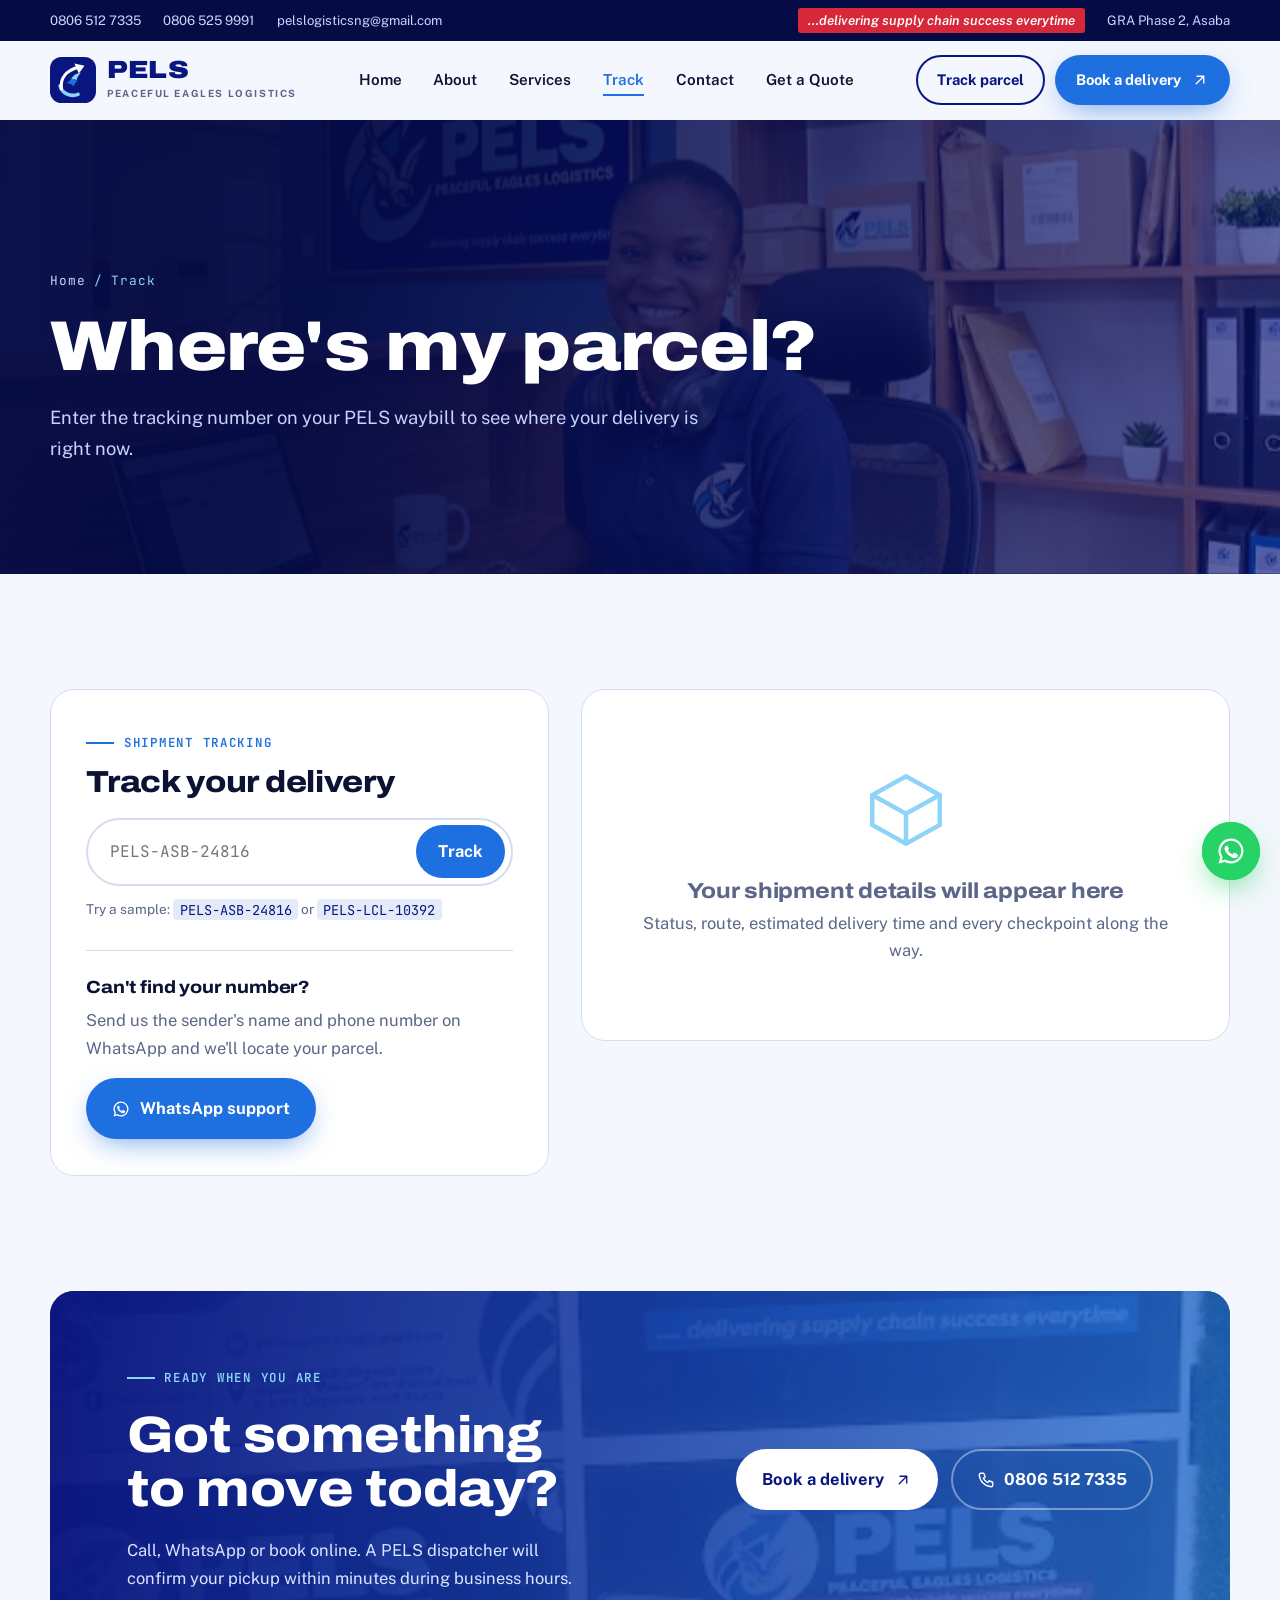
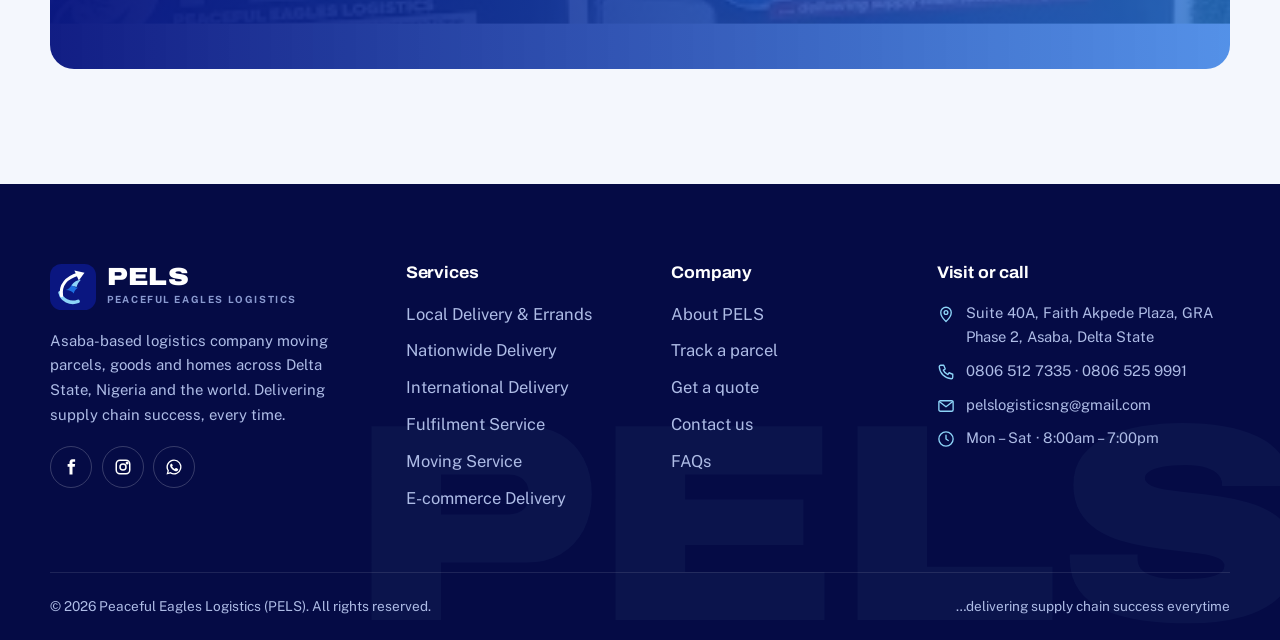
<file: track.html>
<!DOCTYPE html>
<html lang="en">
<head>
<meta charset="utf-8">
<meta name="viewport" content="width=device-width, initial-scale=1, viewport-fit=cover">
<title>Track a Parcel | PELS Logistics</title>
<meta name="description" content="Track your Peaceful Eagles Logistics (PELS) delivery with your waybill tracking number.">
<meta name="theme-color" content="#050B45">
<meta property="og:title" content="Track a Parcel | PELS Logistics">
<meta property="og:description" content="Track your Peaceful Eagles Logistics (PELS) delivery with your waybill tracking number.">
<meta property="og:image" content="assets/img/pels-office.jpg">
<link rel="icon" href="assets/img/favicon.svg" type="image/svg+xml">
<link rel="preconnect" href="https://fonts.googleapis.com"><link rel="preconnect" href="https://fonts.gstatic.com" crossorigin>
<link rel="stylesheet" href="https://fonts.googleapis.com/css2?family=Archivo:wdth,wght@100..125,500..900&family=JetBrains+Mono:wght@500;600;700&family=Public+Sans:wght@400;500;600;700&display=swap">
<link rel="stylesheet" href="assets/css/style.css">
</head>
<body>
<div class="preloader" aria-hidden="true"><svg class="mark" viewBox="0 0 64 64" aria-hidden="true"><rect width="64" height="64" rx="16" fill="#0A1680"/>
<path d="M14 40c2 10 14 16 25 12" fill="none" stroke="#8DD4F8" stroke-width="5" stroke-linecap="round"/>
<path d="M16 44C14 30 22 19 40 14" fill="none" stroke="#fff" stroke-width="4.5" stroke-linecap="round"/>
<path d="M34 9l14 3-8 11z" fill="#fff"/>
<path d="M22 36c4-1 7-4 9-9 1 4 4 6 8 6-3 2-5 4-6 8-2-3-6-5-11-5z" fill="#1E6FE0"/>
<path d="M30 30c3-5 8-8 13-8-3 3-5 6-6 10z" fill="#8DD4F8"/></svg><div class="bar"></div></div>
<div class="topbar"><div class="wrap">
  <div class="grp"><a href="tel:+2348065127335">0806 512 7335</a><a href="tel:+2348065259991" class="hide-sm">0806 525 9991</a><a href="mailto:pelslogisticsng@gmail.com" class="hide-sm">pelslogisticsng@gmail.com</a></div>
  <div class="grp"><span class="tag hide-sm">…delivering supply chain success everytime</span><span>GRA Phase 2, Asaba</span></div>
</div></div>
<header class="site-header"><div class="wrap">
  <a class="brand" href="index.html" aria-label="PELS home"><svg class="mark" viewBox="0 0 64 64" aria-hidden="true"><rect width="64" height="64" rx="16" fill="#0A1680"/>
<path d="M14 40c2 10 14 16 25 12" fill="none" stroke="#8DD4F8" stroke-width="5" stroke-linecap="round"/>
<path d="M16 44C14 30 22 19 40 14" fill="none" stroke="#fff" stroke-width="4.5" stroke-linecap="round"/>
<path d="M34 9l14 3-8 11z" fill="#fff"/>
<path d="M22 36c4-1 7-4 9-9 1 4 4 6 8 6-3 2-5 4-6 8-2-3-6-5-11-5z" fill="#1E6FE0"/>
<path d="M30 30c3-5 8-8 13-8-3 3-5 6-6 10z" fill="#8DD4F8"/></svg><span><b>PELS</b><small>Peaceful Eagles Logistics</small></span></a>
  <nav class="nav" aria-label="Main"><a href="index.html">Home</a><a href="about.html">About</a><a href="services.html">Services</a><a href="track.html" class="active">Track</a><a href="contact.html">Contact</a><a href="quote.html">Get a Quote</a></nav>
  <div class="header-cta"><a class="btn btn-outline" href="track.html">Track parcel</a><a class="btn btn-primary" href="quote.html">Book a delivery <svg viewBox="0 0 24 24" fill="none" stroke="currentColor" stroke-width="1.8" stroke-linecap="round" stroke-linejoin="round" aria-hidden="true"><path d="M7 17L17 7M8 7h9v9"/></svg></a>
  <button class="burger" aria-label="Open menu" aria-expanded="false"><span></span></button></div>
</div></header>
<main>
<section class="page-hero"><img src="https://images.pexels.com/photos/4487363/pexels-photo-4487363.jpeg?auto=compress&cs=tinysrgb&w=1400" alt="" data-fallback="assets/img/pels-office.jpg"><div class="wrap">
  <div class="crumbs"><a href="index.html">Home</a><span>/</span><span>Track</span></div>
  <h1>Where's my parcel?</h1><p class="lead">Enter the tracking number on your PELS waybill to see where your delivery is right now.</p>
</div></section>
<section class="sec"><div class="wrap track-shell">
  <div class="card reveal left">
    <span class="eyebrow">Shipment tracking</span>
    <h2 style="font-size:1.9rem;margin-top:.8rem">Track your delivery</h2>
    <form id="trackForm" class="track-big"><input id="trackId" aria-label="Tracking number" placeholder="PELS-ASB-24816" autocomplete="off"><button type="submit">Track</button></form>
    <p class="hint">Try a sample: <code>PELS-ASB-24816</code> or <code>PELS-LCL-10392</code></p>
    <hr style="border:0;border-top:1px solid var(--line);margin:1.8rem 0">
    <h3 style="font-size:1.1rem;margin-bottom:.6rem">Can't find your number?</h3>
    <p style="color:var(--muted);margin-bottom:1rem">Send us the sender's name and phone number on WhatsApp and we'll locate your parcel.</p>
    <a class="btn btn-primary" href="https://wa.me/2348065127335?text=Hello%20PELS%2C%20please%20help%20me%20track%20my%20parcel" target="_blank" rel="noopener"><svg width="18" height="18" viewBox="0 0 24 24" fill="currentColor"><path d="M12 2a10 10 0 00-8.6 15.1L2 22l5-1.3A10 10 0 1012 2zm0 18.2a8.2 8.2 0 01-4.2-1.2l-.3-.2-3 .8.8-2.9-.2-.3A8.2 8.2 0 1112 20.2zm4.5-6.1c-.2-.1-1.5-.7-1.7-.8s-.4-.1-.6.1-.7.8-.8 1-.3.2-.5.1a6.7 6.7 0 01-3.3-2.9c-.3-.4.3-.4.7-1.3.1-.2 0-.3 0-.4l-.8-1.8c-.2-.5-.4-.4-.6-.4h-.5a1 1 0 00-.7.3 3 3 0 00-.9 2.2 5.2 5.2 0 001.1 2.7 11.8 11.8 0 004.5 4c1.7.7 2.3.8 3.2.6a2.7 2.7 0 001.8-1.2 2.2 2.2 0 00.1-1.3c0-.1-.2-.2-.4-.3z"/></svg> WhatsApp support</a>
  </div>
  <div class="card reveal right" id="trackResult" aria-live="polite">
    <div class="t-empty"><svg viewBox="0 0 24 24" fill="none" stroke="currentColor" stroke-width="1.2"><path d="M21 8l-9-5-9 5v8l9 5 9-5z"/><path d="M3 8l9 5 9-5M12 13v8"/></svg><h3>Your shipment details will appear here</h3><p style="margin-top:.5rem">Status, route, estimated delivery time and every checkpoint along the way.</p></div>
  </div>
</div></section>
<section class="sec" style="padding-top:0"><div class="wrap"><div class="cta-band reveal zoom"><img src="assets/img/pels-shopfront.jpg" alt="PELS shopfront in Asaba" loading="lazy" data-parallax>
  <div class="row"><div class="stack"><span class="eyebrow" style="color:var(--sky)">Ready when you are</span><h2>Got something to move today?</h2><p style="color:#dbe5ff;max-width:46ch">Call, WhatsApp or book online. A PELS dispatcher will confirm your pickup within minutes during business hours.</p></div>
  <div class="phones"><a class="btn btn-light" href="quote.html">Book a delivery <svg viewBox="0 0 24 24" fill="none" stroke="currentColor" stroke-width="1.8" stroke-linecap="round" stroke-linejoin="round" aria-hidden="true"><path d="M7 17L17 7M8 7h9v9"/></svg></a><a class="btn btn-ghost" href="tel:+2348065127335"><svg viewBox="0 0 24 24" fill="none" stroke="currentColor" stroke-width="1.8" stroke-linecap="round" stroke-linejoin="round" aria-hidden="true"><path d="M5 3h4l2 5-2.5 1.5a11 11 0 006 6L16 13l5 2v4a2 2 0 01-2 2A17 17 0 013 5a2 2 0 012-2z"/></svg> 0806 512 7335</a></div></div>
</div></div></section></main>
<footer class="site-footer"><div class="wrap">
  <div class="f-grid">
    <div><a class="brand" href="index.html"><svg class="mark" viewBox="0 0 64 64" aria-hidden="true"><rect width="64" height="64" rx="16" fill="#0A1680"/>
<path d="M14 40c2 10 14 16 25 12" fill="none" stroke="#8DD4F8" stroke-width="5" stroke-linecap="round"/>
<path d="M16 44C14 30 22 19 40 14" fill="none" stroke="#fff" stroke-width="4.5" stroke-linecap="round"/>
<path d="M34 9l14 3-8 11z" fill="#fff"/>
<path d="M22 36c4-1 7-4 9-9 1 4 4 6 8 6-3 2-5 4-6 8-2-3-6-5-11-5z" fill="#1E6FE0"/>
<path d="M30 30c3-5 8-8 13-8-3 3-5 6-6 10z" fill="#8DD4F8"/></svg><span><b>PELS</b><small>Peaceful Eagles Logistics</small></span></a>
      <p class="f-about">Asaba-based logistics company moving parcels, goods and homes across Delta State, Nigeria and the world. Delivering supply chain success, every time.</p>
      <div class="socials"><a href="https://facebook.com/Pelslogistics" target="_blank" rel="noopener" aria-label="Facebook"><svg viewBox="0 0 24 24" fill="currentColor"><path d="M14 8V6c0-.9.6-1 1-1h2.5V1.5H14C10.7 1.5 10 4 10 6v2H7.5v3.5H10V22h4V11.5h3l.5-3.5z"/></svg></a><a href="https://instagram.com/pelslogistics" target="_blank" rel="noopener" aria-label="Instagram"><svg viewBox="0 0 24 24" fill="none" stroke="currentColor" stroke-width="2"><rect x="3" y="3" width="18" height="18" rx="5"/><circle cx="12" cy="12" r="4"/><circle cx="17.5" cy="6.5" r="1" fill="currentColor"/></svg></a><a href="https://wa.me/2348065127335" target="_blank" rel="noopener" aria-label="WhatsApp"><svg viewBox="0 0 24 24" fill="currentColor"><path d="M12 2a10 10 0 00-8.6 15.1L2 22l5-1.3A10 10 0 1012 2zm0 18.2a8.2 8.2 0 01-4.2-1.2l-.3-.2-3 .8.8-2.9-.2-.3A8.2 8.2 0 1112 20.2zm4.5-6.1c-.2-.1-1.5-.7-1.7-.8s-.4-.1-.6.1-.7.8-.8 1-.3.2-.5.1a6.7 6.7 0 01-3.3-2.9c-.3-.4.3-.4.7-1.3.1-.2 0-.3 0-.4l-.8-1.8c-.2-.5-.4-.4-.6-.4h-.5a1 1 0 00-.7.3 3 3 0 00-.9 2.2 5.2 5.2 0 001.1 2.7 11.8 11.8 0 004.5 4c1.7.7 2.3.8 3.2.6a2.7 2.7 0 001.8-1.2 2.2 2.2 0 00.1-1.3c0-.1-.2-.2-.4-.3z"/></svg></a></div></div>
    <div><h4>Services</h4><ul><li><a href="services.html#local">Local Delivery & Errands</a></li><li><a href="services.html#nationwide">Nationwide Delivery</a></li><li><a href="services.html#international">International Delivery</a></li><li><a href="services.html#fulfilment">Fulfilment Service</a></li><li><a href="services.html#moving">Moving Service</a></li><li><a href="services.html#ecommerce">E-commerce Delivery</a></li></ul></div>
    <div><h4>Company</h4><ul><li><a href="about.html">About PELS</a></li><li><a href="track.html">Track a parcel</a></li><li><a href="quote.html">Get a quote</a></li><li><a href="contact.html">Contact us</a></li><li><a href="index.html#faq">FAQs</a></li></ul></div>
    <div><h4>Visit or call</h4><ul class="f-contact">
      <li><svg viewBox="0 0 24 24" fill="none" stroke="currentColor" stroke-width="1.8" stroke-linecap="round" stroke-linejoin="round" aria-hidden="true"><path d="M12 22s7-6.5 7-12a7 7 0 10-14 0c0 5.5 7 12 7 12z"/><circle cx="12" cy="10" r="2.5"/></svg><span>Suite 40A, Faith Akpede Plaza, GRA Phase 2, Asaba, Delta State</span></li>
      <li><svg viewBox="0 0 24 24" fill="none" stroke="currentColor" stroke-width="1.8" stroke-linecap="round" stroke-linejoin="round" aria-hidden="true"><path d="M5 3h4l2 5-2.5 1.5a11 11 0 006 6L16 13l5 2v4a2 2 0 01-2 2A17 17 0 013 5a2 2 0 012-2z"/></svg><span><a href="tel:+2348065127335">0806 512 7335</a> · <a href="tel:+2348065259991">0806 525 9991</a></span></li>
      <li><svg viewBox="0 0 24 24" fill="none" stroke="currentColor" stroke-width="1.8" stroke-linecap="round" stroke-linejoin="round" aria-hidden="true"><rect x="2.5" y="5" width="19" height="14" rx="2"/><path d="M3 6l9 7 9-7"/></svg><a href="mailto:pelslogisticsng@gmail.com">pelslogisticsng@gmail.com</a></li>
      <li><svg viewBox="0 0 24 24" fill="none" stroke="currentColor" stroke-width="1.8" stroke-linecap="round" stroke-linejoin="round" aria-hidden="true"><circle cx="12" cy="12" r="9.5"/><path d="M12 7v5l3 2"/></svg><span>Mon – Sat · 8:00am – 7:00pm</span></li></ul></div>
  </div>
  <div class="f-bottom"><span>© <span data-year>2026</span> Peaceful Eagles Logistics (PELS). All rights reserved.</span><span>…delivering supply chain success everytime</span></div>
</div></footer>
<a class="wa" href="https://wa.me/2348065127335?text=Hello%20PELS%2C%20I%27d%20like%20to%20make%20a%20delivery" target="_blank" rel="noopener" aria-label="Chat on WhatsApp"><svg viewBox="0 0 24 24" fill="currentColor"><path d="M12 2a10 10 0 00-8.6 15.1L2 22l5-1.3A10 10 0 1012 2zm0 18.2a8.2 8.2 0 01-4.2-1.2l-.3-.2-3 .8.8-2.9-.2-.3A8.2 8.2 0 1112 20.2zm4.5-6.1c-.2-.1-1.5-.7-1.7-.8s-.4-.1-.6.1-.7.8-.8 1-.3.2-.5.1a6.7 6.7 0 01-3.3-2.9c-.3-.4.3-.4.7-1.3.1-.2 0-.3 0-.4l-.8-1.8c-.2-.5-.4-.4-.6-.4h-.5a1 1 0 00-.7.3 3 3 0 00-.9 2.2 5.2 5.2 0 001.1 2.7 11.8 11.8 0 004.5 4c1.7.7 2.3.8 3.2.6a2.7 2.7 0 001.8-1.2 2.2 2.2 0 00.1-1.3c0-.1-.2-.2-.4-.3z"/></svg></a>
<button class="to-top" aria-label="Back to top"><svg viewBox="0 0 24 24" fill="none" stroke="currentColor" stroke-width="1.8" stroke-linecap="round" stroke-linejoin="round" aria-hidden="true"><path d="M12 19V5M5 12l7-7 7 7"/></svg></button>
<script src="assets/js/main.js"></script>
</body>
</html>
</file>
<file: assets/css/style.css>
/* PELS — Peaceful Eagles Logistics
   Layout concept: deep-navy "night sky" bands alternating with crisp ice-blue paper,
   the logo's upward arrow drives diagonals, route lines and motion throughout. */
:root{
  --navy:#0A1680;        /* logo field */
  --navy-deep:#050B45;   /* darkest bands */
  --navy-ink:#0B1233;    /* text */
  --azure:#1E6FE0;       /* swoosh blue */
  --sky:#8DD4F8;         /* PELS letters */
  --red:#D62839;         /* tagline strip, used sparingly */
  --paper:#F4F7FD;       /* blue-biased off-white */
  --mist:#E3EBF8;
  --line:#D3DDF0;
  --muted:#5B6688;
  --white:#fff;

  --f-display:"Archivo", "Arial Black", system-ui, sans-serif;
  --f-body:"Public Sans", system-ui, -apple-system, "Segoe UI", sans-serif;
  --f-mono:"JetBrains Mono", ui-monospace, Menlo, Consolas, monospace;

  --r-sm:8px; --r-md:14px; --r-lg:24px;
  --shadow:0 20px 50px -20px rgba(5,11,69,.35);
  --ease:cubic-bezier(.2,.7,.1,1);
  --wrap:1220px;
}
*{box-sizing:border-box}
html{scroll-behavior:smooth}
body{margin:0;font-family:var(--f-body);font-size:16.5px;line-height:1.65;color:var(--navy-ink);background:var(--paper);overflow-x:hidden;-webkit-font-smoothing:antialiased}
img{max-width:100%;display:block}
a{color:inherit}
button{font:inherit;cursor:pointer}
:focus-visible{outline:3px solid var(--sky);outline-offset:3px;border-radius:4px}
.wrap{max-width:var(--wrap);margin:0 auto;padding-left:max(20px,env(safe-area-inset-left,0px));padding-right:max(20px,env(safe-area-inset-right,0px))}
h1,h2,h3,h4{font-family:var(--f-display);font-stretch:112%;line-height:1.05;margin:0;letter-spacing:-.01em;text-wrap:balance}
h1{font-size:clamp(2.6rem,6.2vw,5.4rem);font-weight:850}
h2{font-size:clamp(2rem,4vw,3.3rem);font-weight:800}
h3{font-size:1.35rem;font-weight:750}
p{margin:0}
.lead{font-size:1.15rem;color:var(--muted);max-width:60ch}
.eyebrow{display:inline-flex;align-items:center;gap:.6rem;font-family:var(--f-mono);font-size:.78rem;letter-spacing:.14em;text-transform:uppercase;color:var(--azure);font-weight:600}
.eyebrow::before{content:"";width:28px;height:2px;background:currentColor}
.on-dark .eyebrow{color:var(--sky)}
.sky{color:var(--sky)}
.az{color:var(--azure)}

/* Buttons */
.btn{display:inline-flex;align-items:center;gap:.6rem;padding:.95rem 1.5rem;border-radius:999px;font-weight:700;text-decoration:none;border:2px solid transparent;transition:transform .3s var(--ease),background .3s,color .3s,box-shadow .3s;white-space:nowrap;position:relative;overflow:hidden}
.btn svg{width:18px;height:18px;transition:transform .3s var(--ease)}
.btn:hover svg{transform:translate(3px,-3px)}
.btn-primary{background:var(--azure);color:#fff;box-shadow:0 10px 30px -10px rgba(30,111,224,.7)}
.btn-primary:hover{background:#155ec4;transform:translateY(-2px)}
.btn-light{background:#fff;color:var(--navy)}
.btn-light:hover{background:var(--sky);transform:translateY(-2px)}
.btn-ghost{border-color:rgba(255,255,255,.4);color:#fff}
.btn-ghost:hover{background:rgba(255,255,255,.1);border-color:#fff}
.btn-outline{border-color:var(--navy);color:var(--navy)}
.btn-outline:hover{background:var(--navy);color:#fff}

/* Preloader */
.preloader{position:fixed;inset:0;background:var(--navy-deep);z-index:999;display:grid;place-items:center;transition:opacity .6s .2s,visibility .6s .2s}
.preloader.done{opacity:0;visibility:hidden}
.preloader .mark{width:84px;height:84px;animation:lift 1.2s var(--ease) infinite alternate}
.preloader .bar{position:absolute;bottom:38%;width:120px;height:3px;background:rgba(141,212,248,.2);border-radius:3px;overflow:hidden}
.preloader .bar::after{content:"";position:absolute;inset:0;background:var(--sky);transform:translateX(-100%);animation:load 1.1s var(--ease) infinite}
@keyframes lift{to{transform:translateY(-10px)}}
@keyframes load{to{transform:translateX(100%)}}

/* Top bar + header */
.topbar{background:var(--navy-deep);color:#c9d6ff;font-size:.82rem}
.topbar .wrap{display:flex;justify-content:space-between;gap:1rem;padding-block:.5rem;flex-wrap:wrap}
.topbar a{text-decoration:none}
.topbar a:hover{color:#fff}
.topbar .grp{display:flex;gap:1.4rem;flex-wrap:wrap;align-items:center}
.topbar .tag{background:var(--red);color:#fff;padding:.1rem .6rem;border-radius:3px;font-style:italic;font-weight:600}
/* Blur lives on a pseudo-element: backdrop-filter on the header itself would trap the
   fixed mobile menu inside the header's 78px box and make it look transparent. */
.site-header{position:sticky;top:0;z-index:50;border-bottom:1px solid transparent;transition:box-shadow .3s,border-color .3s}
.site-header::before{content:"";position:absolute;inset:0;z-index:-1;background:rgba(244,247,253,.9);backdrop-filter:blur(14px);-webkit-backdrop-filter:blur(14px)}
.site-header .wrap{position:relative}
.site-header.scrolled{box-shadow:0 10px 30px -18px rgba(5,11,69,.4);border-color:var(--line)}
.site-header .wrap{display:flex;align-items:center;justify-content:space-between;gap:1rem;height:78px;transition:height .3s}
.site-header.scrolled .wrap{height:66px}
.brand{display:flex;align-items:center;gap:.7rem;text-decoration:none}
.brand .mark{width:46px;height:46px;flex:none}
.brand b{display:block;font-family:var(--f-display);font-stretch:118%;font-weight:900;font-size:1.55rem;color:var(--navy);line-height:1;letter-spacing:.02em}
.brand small{display:block;font-size:.62rem;letter-spacing:.16em;text-transform:uppercase;color:var(--muted);font-weight:700;margin-top:3px}
.nav{display:flex;align-items:center;gap:.3rem}
.nav a{text-decoration:none;font-weight:600;font-size:.95rem;padding:.55rem .85rem;border-radius:999px;position:relative;color:var(--navy-ink);transition:color .2s}
.nav a::after{content:"";position:absolute;left:.85rem;right:.85rem;bottom:.3rem;height:2px;background:var(--azure);transform:scaleX(0);transform-origin:left;transition:transform .3s var(--ease)}
.nav a:hover::after,.nav a.active::after{transform:scaleX(1)}
.nav a.active{color:var(--azure)}
.header-cta{display:flex;gap:.6rem;align-items:center}
.header-cta .btn{padding:.7rem 1.2rem;font-size:.92rem}
.burger{display:none;width:46px;height:46px;border-radius:12px;border:1px solid var(--line);background:#fff;place-items:center}
.burger span{display:block;width:20px;height:2px;background:var(--navy);position:relative;transition:.3s}
.burger span::before,.burger span::after{content:"";position:absolute;left:0;width:20px;height:2px;background:var(--navy);transition:.3s}
.burger span::before{top:-6px}.burger span::after{top:6px}
.menu-open .burger span{background:transparent}
.menu-open .burger span::before{top:0;transform:rotate(45deg)}
.menu-open .burger span::after{top:0;transform:rotate(-45deg)}
@media (max-width:1020px){
  .burger{display:grid}
  .nav{position:fixed;inset:0 0 0 auto;width:min(340px,86vw);background:var(--navy-deep);flex-direction:column;align-items:stretch;padding:110px 24px 24px;gap:.2rem;transform:translateX(100%);transition:transform .45s var(--ease);z-index:-1;box-shadow:-30px 0 60px rgba(0,0,0,.3)}
  .nav a{color:#fff;font-size:1.15rem;padding:.9rem 1rem}
  .nav a.active{color:var(--sky)}
  .nav a::after{display:none}
  .menu-open .nav{transform:none}
  .header-cta .btn-outline{display:none}
}
@media (max-width:520px){.header-cta .btn{display:none}.topbar .hide-sm{display:none}}

/* Sections */
section{position:relative}
.sec{padding-block:clamp(70px,9vw,120px)}
.sec-head{display:flex;justify-content:space-between;align-items:end;gap:2rem;margin-bottom:3rem;flex-wrap:wrap}
.sec-head .t{display:grid;gap:1rem;max-width:720px}
.dark{background:var(--navy-deep);color:#fff}
.dark .lead{color:#aebce6}
.navy{background:var(--navy);color:#fff}
.navy .lead{color:#c6d3fb}

/* HERO */
.hero{position:relative;min-height:min(860px,92vh);display:flex;align-items:center;color:#fff;overflow:hidden;background:var(--navy-deep)}
.hero-slides{position:absolute;inset:0}
.hero-slides img{position:absolute;inset:0;width:100%;height:100%;object-fit:cover;opacity:0;transform:scale(1.12);transition:opacity 1.6s ease,transform 7s linear}
.hero-slides img.on{opacity:1;transform:scale(1)}
.hero::before{content:"";position:absolute;inset:0;z-index:1;background:linear-gradient(100deg,rgba(5,11,69,.96) 0%,rgba(10,22,128,.82) 42%,rgba(10,22,128,.25) 75%,rgba(5,11,69,.55) 100%)}
.hero::after{content:"";position:absolute;inset:auto 0 0 0;height:160px;z-index:1;background:linear-gradient(to top,rgba(5,11,69,.85),transparent)}
.hero .wrap{position:relative;z-index:2;width:100%;padding-block:120px 160px}
.hero-grid{display:grid;grid-template-columns:1.25fr .75fr;gap:3rem;align-items:center}
.hero h1 .line{display:block;overflow:hidden}
.hero h1 .line span{display:inline-block;transform:translateY(105%);animation:rise 1s var(--ease) forwards}
.hero h1 .line:nth-child(2) span{animation-delay:.12s}
.hero h1 .line:nth-child(3) span{animation-delay:.24s}
.hero .lead{color:#d2dcfb;margin-top:1.6rem;opacity:0;animation:fade .9s .55s forwards}
.hero .actions{display:flex;gap:.9rem;margin-top:2.2rem;flex-wrap:wrap;opacity:0;animation:fade .9s .7s forwards}
.hero .tagstrip{display:inline-block;background:var(--red);color:#fff;font-style:italic;font-weight:700;padding:.35rem .9rem;border-radius:4px;margin-bottom:1.6rem;opacity:0;animation:fade .8s .1s forwards;font-size:.95rem}
@keyframes rise{to{transform:none}}
@keyframes fade{from{opacity:0;transform:translateY(16px)}to{opacity:1;transform:none}}
.track-card{background:rgba(255,255,255,.08);border:1px solid rgba(255,255,255,.18);backdrop-filter:blur(16px);-webkit-backdrop-filter:blur(16px);border-radius:var(--r-lg);padding:1.8rem;opacity:0;animation:fade 1s .9s forwards}
.track-card h3{font-size:1.2rem;margin-bottom:.4rem}
.track-card p{color:#c6d3fb;font-size:.92rem;margin-bottom:1.1rem}
.track-form{display:flex;gap:.5rem;background:#fff;border-radius:999px;padding:.35rem;}
.track-form input{flex:1;min-width:0;border:0;outline:0;padding:.7rem 1rem;font-family:var(--f-mono);font-size:.95rem;border-radius:999px;color:var(--navy-ink);background:transparent}
.track-form button{border:0;background:var(--azure);color:#fff;border-radius:999px;padding:.7rem 1.2rem;font-weight:700}
.track-card .mini{display:grid;grid-template-columns:1fr 1fr;gap:.8rem;margin-top:1.4rem}
.track-card .mini div{background:rgba(5,11,69,.45);border-radius:var(--r-md);padding:.9rem}
.track-card .mini b{display:block;font-family:var(--f-display);font-size:1.3rem;color:var(--sky)}
.track-card .mini span{font-size:.8rem;color:#aebce6}
.hero-dots{position:absolute;z-index:3;bottom:120px;left:50%;transform:translateX(-50%);display:flex;gap:.5rem}
.hero-dots button{width:28px;height:4px;border:0;border-radius:4px;background:rgba(255,255,255,.3);padding:0;transition:.3s}
.hero-dots button.on{background:var(--sky);width:46px}
@media (max-width:900px){.hero-grid{grid-template-columns:1fr}.hero .wrap{padding-block:90px 150px}}

/* Quick strip overlapping hero */
.quick{position:relative;z-index:5;margin-top:-80px}
.quick-grid{display:grid;grid-template-columns:repeat(4,1fr);background:#fff;border-radius:var(--r-lg);box-shadow:var(--shadow);overflow:hidden}
.quick-item{padding:1.6rem 1.5rem;display:flex;gap:1rem;align-items:flex-start;border-right:1px solid var(--line);transition:background .3s;text-decoration:none}
.quick-item:last-child{border-right:0}
.quick-item:hover{background:var(--mist)}
.ico{width:52px;height:52px;border-radius:14px;display:grid;place-items:center;background:var(--mist);color:var(--azure);flex:none;transition:.4s var(--ease)}
.ico svg{width:26px;height:26px}
.quick-item:hover .ico{background:var(--azure);color:#fff;transform:rotate(-8deg)}
.quick-item h4{font-size:1.02rem;font-stretch:105%;margin-bottom:.2rem}
.quick-item p{font-size:.86rem;color:var(--muted);line-height:1.5}
@media (max-width:900px){.quick-grid{grid-template-columns:1fr 1fr}.quick-item:nth-child(2){border-right:0}.quick-item:nth-child(-n+2){border-bottom:1px solid var(--line)}}
@media (max-width:520px){.quick-grid{grid-template-columns:1fr}.quick-item{border-right:0;border-bottom:1px solid var(--line)}}

/* Marquee */
.marquee{background:var(--navy);color:#fff;overflow:hidden;padding-block:1.2rem;border-block:1px solid rgba(255,255,255,.1)}
.marquee-track{display:flex;gap:3rem;width:max-content;animation:marq 40s linear infinite}
.marquee span{font-family:var(--f-display);font-stretch:120%;font-weight:800;font-size:1.6rem;text-transform:uppercase;white-space:nowrap;display:flex;align-items:center;gap:3rem}
.marquee span::after{content:"";width:14px;height:14px;background:var(--sky);transform:rotate(45deg)}
.marquee span:nth-child(even){color:transparent;-webkit-text-stroke:1px rgba(255,255,255,.7)}
@keyframes marq{to{transform:translateX(-50%)}}

/* About split */
.split{display:grid;grid-template-columns:1fr 1fr;gap:clamp(2rem,5vw,5rem);align-items:center}
.split>*{min-width:0}
@media (max-width:900px){.split{grid-template-columns:1fr}}
.collage{position:relative;padding:0 0 60px 40px}
.collage .main{border-radius:var(--r-lg);overflow:hidden;box-shadow:var(--shadow);aspect-ratio:4/3.2}
.collage .main img{width:100%;height:100%;object-fit:cover}
.collage .sub{position:absolute;left:0;bottom:0;width:46%;border-radius:var(--r-md);overflow:hidden;border:6px solid var(--paper);box-shadow:var(--shadow);aspect-ratio:1}
.collage .sub img{width:100%;height:100%;object-fit:cover}
.collage .badge{position:absolute;right:-10px;bottom:30px;background:var(--azure);color:#fff;border-radius:var(--r-md);padding:1.1rem 1.3rem;box-shadow:var(--shadow);animation:bob 4s ease-in-out infinite}
.collage .badge b{display:block;font-family:var(--f-display);font-size:1.9rem;line-height:1}
.collage .badge span{font-size:.8rem;opacity:.85}
@keyframes bob{50%{transform:translateY(-10px)}}
.checks{display:grid;grid-template-columns:1fr 1fr;gap:.9rem 1.5rem;margin:2rem 0;padding:0;list-style:none}
.checks li{display:flex;gap:.6rem;align-items:flex-start;font-weight:600}
.checks li::before{content:"";flex:none;width:22px;height:22px;margin-top:2px;border-radius:50%;background:var(--azure) url("data:image/svg+xml,%3Csvg xmlns='http://www.w3.org/2000/svg' viewBox='0 0 24 24' fill='none' stroke='white' stroke-width='3'%3E%3Cpath d='M5 12l5 5L20 7'/%3E%3C/svg%3E") center/13px no-repeat}
@media (max-width:520px){.checks{grid-template-columns:1fr}}
.stack{display:grid;gap:1.3rem}

/* Services grid */
.svc-grid{display:grid;grid-template-columns:repeat(4,1fr);gap:1.2rem}
@media (max-width:1100px){.svc-grid{grid-template-columns:repeat(2,1fr)}}
@media (max-width:560px){.svc-grid{grid-template-columns:1fr}}
.svc{position:relative;border-radius:var(--r-lg);overflow:hidden;min-height:380px;display:flex;flex-direction:column;justify-content:flex-end;color:#fff;text-decoration:none;isolation:isolate;background:var(--navy)}
.svc img{position:absolute;inset:0;width:100%;height:100%;object-fit:cover;z-index:-2;transition:transform 1s var(--ease)}
.svc::before{content:"";position:absolute;inset:0;z-index:-1;background:linear-gradient(to top,rgba(5,11,69,.95) 15%,rgba(10,22,128,.35) 60%,rgba(5,11,69,.1));transition:background .5s}
.svc:hover img{transform:scale(1.1)}
.svc:hover::before{background:linear-gradient(to top,rgba(10,22,128,.97) 30%,rgba(30,111,224,.55) 100%)}
.svc .body{padding:1.6rem}
.svc .num{position:absolute;top:1.2rem;left:1.4rem;font-family:var(--f-mono);font-size:.78rem;letter-spacing:.1em;background:rgba(255,255,255,.14);border:1px solid rgba(255,255,255,.25);padding:.25rem .6rem;border-radius:999px;backdrop-filter:blur(6px)}
.svc .arrow{position:absolute;top:1rem;right:1rem;width:44px;height:44px;border-radius:50%;background:#fff;color:var(--navy);display:grid;place-items:center;transform:scale(.6) rotate(-45deg);opacity:0;transition:.45s var(--ease)}
.svc:hover .arrow{transform:none;opacity:1}
.svc h3{margin-bottom:.5rem}
.svc p{font-size:.92rem;color:#d4ddfb;max-height:0;overflow:hidden;opacity:0;transition:max-height .5s var(--ease),opacity .4s}
.svc:hover p,.svc:focus-visible p{max-height:120px;opacity:1}
@media (hover:none){.svc p{max-height:none;opacity:1}}

/* Steps */
.steps{display:grid;grid-template-columns:repeat(4,1fr);gap:1.5rem;position:relative;counter-reset:s}
.steps::before{content:"";position:absolute;top:38px;left:8%;right:8%;height:2px;background:repeating-linear-gradient(90deg,var(--sky) 0 10px,transparent 10px 20px);opacity:.6}
.step{position:relative;text-align:center;padding:0 .5rem}
.step .dot{width:76px;height:76px;margin:0 auto 1.4rem;border-radius:50%;background:var(--navy);border:2px solid var(--sky);display:grid;place-items:center;color:var(--sky);position:relative;transition:.4s var(--ease)}
.step .dot svg{width:30px;height:30px}
.step .dot::after{counter-increment:s;content:counter(s,decimal-leading-zero);position:absolute;top:-6px;right:-10px;background:var(--red);color:#fff;font-family:var(--f-mono);font-size:.7rem;font-weight:700;padding:.15rem .4rem;border-radius:6px}
.step:hover .dot{background:var(--azure);color:#fff;transform:translateY(-6px)}
.step h3{font-size:1.15rem;margin-bottom:.5rem}
.step p{color:#aebce6;font-size:.93rem}
@media (max-width:900px){.steps{grid-template-columns:1fr 1fr;row-gap:2.5rem}.steps::before{display:none}}
@media (max-width:480px){.steps{grid-template-columns:1fr}}

/* Stats */
.stats{display:grid;grid-template-columns:repeat(4,1fr);gap:1px;background:rgba(255,255,255,.12);border-radius:var(--r-lg);overflow:hidden;margin-top:4rem}
.stat{background:var(--navy-deep);padding:2rem 1.5rem}
.stat b{display:block;font-family:var(--f-display);font-stretch:115%;font-weight:850;font-size:clamp(2.2rem,4vw,3.4rem);color:#fff;line-height:1;font-variant-numeric:tabular-nums}
.stat b em{font-style:normal;color:var(--sky)}
.stat span{display:block;color:#aebce6;font-size:.9rem;margin-top:.5rem}
@media (max-width:800px){.stats{grid-template-columns:1fr 1fr}}

/* Why / features */
.why{display:grid;grid-template-columns:1fr 1.1fr;gap:4rem;align-items:center}
@media (max-width:950px){.why{grid-template-columns:1fr}}
.why-img{position:relative;border-radius:var(--r-lg);overflow:hidden;aspect-ratio:4/5;box-shadow:var(--shadow)}
.why-img img{width:100%;height:100%;object-fit:cover}
.why-img .chip{position:absolute;left:1.2rem;right:1.2rem;bottom:1.2rem;background:rgba(5,11,69,.82);backdrop-filter:blur(10px);color:#fff;border-radius:var(--r-md);padding:1rem 1.2rem;display:flex;gap:1rem;align-items:center}
.why-img .chip .live{width:12px;height:12px;border-radius:50%;background:#3ee07f;box-shadow:0 0 0 0 rgba(62,224,127,.7);animation:pulse 1.8s infinite;flex:none}
@keyframes pulse{70%{box-shadow:0 0 0 12px rgba(62,224,127,0)}100%{box-shadow:0 0 0 0 rgba(62,224,127,0)}}
.why-img .chip small{display:block;color:#aebce6;font-family:var(--f-mono);font-size:.75rem}
.feat-grid{display:grid;grid-template-columns:1fr 1fr;gap:1.2rem;margin-top:2.2rem}
@media (max-width:560px){.feat-grid{grid-template-columns:1fr}}
.feat{background:#fff;border:1px solid var(--line);border-radius:var(--r-md);padding:1.4rem;transition:.4s var(--ease)}
.feat:hover{transform:translateY(-6px);box-shadow:var(--shadow);border-color:transparent}
.feat .ico{margin-bottom:1rem}
.feat h4{font-size:1.08rem;font-stretch:105%;margin-bottom:.35rem}
.feat p{font-size:.9rem;color:var(--muted)}

/* Coverage route map */
.coverage{display:grid;grid-template-columns:1fr 1.15fr;gap:3rem;align-items:center}
@media (max-width:950px){.coverage{grid-template-columns:1fr}}
.map-box{position:relative;background:radial-gradient(circle at 30% 30%,#13248f,var(--navy-deep) 70%);border-radius:var(--r-lg);padding:1rem;overflow:hidden;border:1px solid rgba(141,212,248,.2)}
.map-box svg{width:100%;height:auto;display:block}
.map-box .grid{position:absolute;inset:0;background-image:linear-gradient(rgba(141,212,248,.07) 1px,transparent 1px),linear-gradient(90deg,rgba(141,212,248,.07) 1px,transparent 1px);background-size:36px 36px}
.route{fill:none;stroke:var(--sky);stroke-width:2;stroke-dasharray:6 8;opacity:.75;animation:dash 18s linear infinite}
@keyframes dash{to{stroke-dashoffset:-400}}
.city circle.core{fill:var(--sky)}
.city circle.ring{fill:none;stroke:var(--sky);opacity:.6;transform-box:fill-box;transform-origin:center;animation:ring 2.4s ease-out infinite}
.city.hq circle.core{fill:var(--red)}
.city.hq circle.ring{stroke:var(--red)}
.city text{fill:#dfe8ff;font-family:var(--f-mono);font-size:11px}
.city.hq text{font-weight:700;fill:#fff;font-size:12px}
@keyframes ring{from{transform:scale(.6);opacity:.9}to{transform:scale(2.6);opacity:0}}
.coverage-list{display:grid;gap:1rem;margin-top:2rem}
.cov{display:flex;gap:1rem;align-items:center;padding:1rem 1.2rem;border-radius:var(--r-md);background:rgba(255,255,255,.05);border:1px solid rgba(255,255,255,.1);transition:.3s}
.cov:hover{background:rgba(141,212,248,.1);border-color:rgba(141,212,248,.4)}
.cov b{font-family:var(--f-display);font-size:1.05rem}
.cov span{display:block;color:#aebce6;font-size:.88rem}
.cov .ico{background:rgba(141,212,248,.12);color:var(--sky)}

/* Gallery strip */
.gallery{display:grid;grid-template-columns:2fr 1fr 1fr;grid-template-rows:240px 240px;gap:1rem}
.gallery figure{margin:0;position:relative;border-radius:var(--r-md);overflow:hidden}
.gallery figure:first-child{grid-row:span 2}
.gallery img{width:100%;height:100%;object-fit:cover;transition:transform .9s var(--ease)}
.gallery figure:hover img{transform:scale(1.08)}
.gallery figcaption{position:absolute;left:.8rem;bottom:.8rem;background:rgba(5,11,69,.8);color:#fff;font-size:.8rem;font-weight:600;padding:.35rem .7rem;border-radius:999px;backdrop-filter:blur(6px)}
@media (max-width:800px){.gallery{grid-template-columns:1fr 1fr;grid-template-rows:auto}.gallery figure{aspect-ratio:1}.gallery figure:first-child{grid-column:span 2;grid-row:auto;aspect-ratio:16/10}}

/* Industries tabs */
.tabs{display:flex;gap:.5rem;flex-wrap:wrap;margin-bottom:2rem}
.tab{border:1px solid var(--line);background:#fff;padding:.7rem 1.2rem;border-radius:999px;font-weight:700;color:var(--navy-ink);transition:.3s}
.tab.on,.tab:hover{background:var(--navy);color:#fff;border-color:var(--navy)}
.panel{display:grid;grid-template-columns:1.1fr 1fr;gap:3rem;align-items:center;background:#fff;border-radius:var(--r-lg);padding:1.2rem;border:1px solid var(--line)}
.panel[hidden]{display:none!important}
.panel .pic{border-radius:var(--r-md);overflow:hidden;aspect-ratio:16/11}
.panel .pic img{width:100%;height:100%;object-fit:cover}
.panel .txt{padding:1rem 1.5rem 1rem 0;display:grid;gap:1rem}
.panel.in{animation:fade .6s var(--ease)}
@media (max-width:850px){.panel{grid-template-columns:1fr}.panel .txt{padding:0 .6rem 1rem}}

/* Reviews / Google CTA */
.promise-grid{display:grid;grid-template-columns:repeat(3,1fr);gap:1.2rem}
@media (max-width:900px){.promise-grid{grid-template-columns:1fr}}
.promise{background:rgba(255,255,255,.06);border:1px solid rgba(255,255,255,.12);border-radius:var(--r-lg);padding:2rem;transition:.4s var(--ease)}
.promise:hover{transform:translateY(-6px);background:rgba(141,212,248,.08)}
.promise .big{font-family:var(--f-display);font-size:3rem;color:var(--sky);line-height:1;margin-bottom:1rem}
.promise h3{margin-bottom:.6rem}
.promise p{color:#aebce6}

/* FAQ */
.faq{display:grid;gap:.8rem}
.faq details{background:#fff;border:1px solid var(--line);border-radius:var(--r-md);transition:.3s}
.faq details[open]{box-shadow:var(--shadow);border-color:transparent}
.faq summary{list-style:none;cursor:pointer;padding:1.2rem 1.4rem;font-weight:700;display:flex;justify-content:space-between;gap:1rem;align-items:center;font-size:1.02rem}
.faq summary::-webkit-details-marker{display:none}
.faq summary::after{content:"+";flex:none;width:32px;height:32px;border-radius:50%;background:var(--mist);color:var(--azure);display:grid;place-items:center;font-size:1.3rem;transition:.3s}
.faq details[open] summary::after{transform:rotate(45deg);background:var(--azure);color:#fff}
.faq details p{padding:0 1.4rem 1.3rem;color:var(--muted)}

/* CTA band */
.cta-band{position:relative;overflow:hidden;color:#fff;border-radius:var(--r-lg);padding:clamp(2.5rem,6vw,5rem);isolation:isolate}
.cta-band img{position:absolute;inset:-10% 0;width:100%;height:120%;object-fit:cover;z-index:-2}
.cta-band::before{content:"";position:absolute;inset:0;background:linear-gradient(90deg,rgba(10,22,128,.97),rgba(30,111,224,.75));z-index:-1}
.cta-band .row{display:flex;justify-content:space-between;align-items:center;gap:2rem;flex-wrap:wrap}
.cta-band h2{max-width:16ch}
.cta-band .phones{display:flex;gap:.8rem;flex-wrap:wrap}

/* Page hero (inner pages) */
.page-hero{position:relative;color:#fff;background:var(--navy-deep);overflow:hidden;isolation:isolate}
.page-hero>img{position:absolute;inset:0;width:100%;height:100%;object-fit:cover;z-index:-2;animation:kb 18s ease-out forwards}
@keyframes kb{from{transform:scale(1.15)}to{transform:scale(1)}}
.page-hero::before{content:"";position:absolute;inset:0;z-index:-1;background:linear-gradient(100deg,rgba(5,11,69,.97) 25%,rgba(10,22,128,.6))}
.page-hero .wrap{padding-block:clamp(90px,12vw,150px) clamp(70px,9vw,110px)}
.page-hero h1{font-size:clamp(2.4rem,5.5vw,4.4rem);animation:fade .9s var(--ease) both}
.page-hero .lead{color:#c6d3fb;margin-top:1.2rem;animation:fade .9s .15s var(--ease) both}
.crumbs{font-family:var(--f-mono);font-size:.8rem;letter-spacing:.08em;color:var(--sky);margin-bottom:1.2rem;display:flex;gap:.5rem;animation:fade .8s both}
.crumbs a{text-decoration:none;color:#c6d3fb}

/* Service detail rows */
.svc-row{display:grid;grid-template-columns:1fr 1fr;gap:clamp(2rem,5vw,5rem);align-items:center;padding-block:clamp(50px,6vw,80px);border-bottom:1px solid var(--line);scroll-margin-top:90px}
.svc-row:nth-child(even) .pic{order:2}
.svc-row .pic{border-radius:var(--r-lg);overflow:hidden;aspect-ratio:5/4;position:relative;box-shadow:var(--shadow)}
.svc-row .pic img{width:100%;height:100%;object-fit:cover;transition:transform 1s var(--ease)}
.svc-row:hover .pic img{transform:scale(1.05)}
.svc-row .pic .tag{position:absolute;top:1rem;left:1rem;background:#fff;color:var(--navy);font-family:var(--f-mono);font-size:.75rem;font-weight:700;padding:.35rem .7rem;border-radius:999px}
.svc-row .txt{display:grid;gap:1.1rem;min-width:0}
.svc-row ul{margin:0;padding:0;list-style:none;display:grid;gap:.55rem}
.svc-row li{display:flex;gap:.6rem;color:var(--muted)}
.svc-row li::before{content:"→";color:var(--azure);font-weight:800}
@media (max-width:850px){.svc-row{grid-template-columns:1fr}.svc-row:nth-child(even) .pic{order:0}}
.jump{display:flex;gap:.5rem;flex-wrap:wrap;margin-top:2rem}
.jump a{font-size:.85rem;font-weight:600;text-decoration:none;padding:.5rem .9rem;border-radius:999px;border:1px solid rgba(255,255,255,.3);color:#fff;transition:.3s}
.jump a:hover{background:#fff;color:var(--navy)}

/* Values */
.values{display:grid;grid-template-columns:repeat(4,1fr);gap:1.2rem}
@media (max-width:950px){.values{grid-template-columns:1fr 1fr}}
@media (max-width:500px){.values{grid-template-columns:1fr}}
.value{background:#fff;border:1px solid var(--line);border-radius:var(--r-lg);padding:1.8rem;position:relative;overflow:hidden;transition:.4s var(--ease)}
.value::after{content:"";position:absolute;right:-40px;bottom:-40px;width:120px;height:120px;border-radius:50%;background:var(--mist);transition:.5s var(--ease);z-index:0}
.value:hover::after{transform:scale(5);background:var(--navy)}
.value:hover{color:#fff}
.value:hover p{color:#c6d3fb}
.value>*{position:relative;z-index:1}
.value .ico{margin-bottom:1.2rem}
.value h3{margin-bottom:.5rem;font-size:1.2rem}
.value p{color:var(--muted);font-size:.93rem;transition:color .4s}
.mv{display:grid;grid-template-columns:1fr 1fr;gap:1.2rem}
@media (max-width:700px){.mv{grid-template-columns:1fr}}
.mv div{padding:2rem;border-radius:var(--r-lg);background:var(--navy);color:#fff}
.mv div:last-child{background:var(--azure)}
.mv h3{margin-bottom:.7rem}
.mv p{color:#dbe5ff}

/* Tracking page */
.track-shell{display:grid;grid-template-columns:1fr 1.3fr;gap:2rem;align-items:start}
@media (max-width:900px){.track-shell{grid-template-columns:1fr}}
.card{background:#fff;border:1px solid var(--line);border-radius:var(--r-lg);padding:clamp(1.4rem,3vw,2.2rem)}
.track-big{display:flex;gap:.5rem;border:2px solid var(--line);border-radius:999px;padding:.35rem;margin-top:1.2rem;transition:border-color .3s}
.track-big:focus-within{border-color:var(--azure)}
.track-big input{flex:1;min-width:0;border:0;outline:0;padding:.8rem 1rem;font-family:var(--f-mono);font-size:1rem;background:transparent;color:var(--navy-ink)}
.track-big button{border:0;background:var(--azure);color:#fff;border-radius:999px;padding:.8rem 1.4rem;font-weight:700}
.hint{font-size:.85rem;color:var(--muted);margin-top:.8rem}
.hint code{font-family:var(--f-mono);background:var(--mist);padding:.1rem .4rem;border-radius:4px;color:var(--navy);cursor:pointer}
.t-empty{text-align:center;padding:2.5rem 1rem;color:var(--muted)}
.t-empty svg{width:90px;margin:0 auto 1rem;color:var(--sky)}
.t-head{display:flex;justify-content:space-between;gap:1rem;flex-wrap:wrap;align-items:center;padding-bottom:1.2rem;border-bottom:1px dashed var(--line)}
.t-head code{font-family:var(--f-mono);font-weight:700;font-size:1.1rem;color:var(--navy)}
.pill{display:inline-flex;align-items:center;gap:.4rem;padding:.35rem .8rem;border-radius:999px;font-size:.8rem;font-weight:700;background:#e3f7ec;color:#137a43}
.pill::before{content:"";width:8px;height:8px;border-radius:50%;background:currentColor}
.pill.transit{background:#e2edff;color:var(--azure)}
.progress{height:8px;background:var(--mist);border-radius:8px;margin:1.4rem 0;overflow:hidden}
.progress i{display:block;height:100%;background:linear-gradient(90deg,var(--azure),var(--sky));border-radius:8px;width:0;transition:width 1.4s var(--ease)}
.t-meta{display:grid;grid-template-columns:repeat(3,1fr);gap:1rem;margin-bottom:1.6rem}
.t-meta div span{display:block;font-size:.75rem;text-transform:uppercase;letter-spacing:.1em;color:var(--muted);font-weight:700}
.t-meta div b{font-size:.95rem}
@media (max-width:520px){.t-meta{grid-template-columns:1fr 1fr}}
.timeline{list-style:none;margin:0;padding:0;position:relative}
.timeline li{position:relative;padding:0 0 1.4rem 2.2rem;opacity:0;transform:translateX(-10px);animation:fade .5s var(--ease) forwards}
.timeline li::before{content:"";position:absolute;left:7px;top:8px;bottom:-8px;width:2px;background:var(--line)}
.timeline li:last-child::before{display:none}
.timeline li::after{content:"";position:absolute;left:0;top:4px;width:16px;height:16px;border-radius:50%;background:#fff;border:3px solid var(--line)}
.timeline li.done::after{background:var(--azure);border-color:var(--azure)}
.timeline li.now::after{background:#fff;border-color:var(--azure);box-shadow:0 0 0 5px rgba(30,111,224,.2)}
.timeline b{display:block}
.timeline small{color:var(--muted);font-family:var(--f-mono);font-size:.78rem}

/* Quote wizard */
.wizard{display:grid;grid-template-columns:280px 1fr;gap:2rem;align-items:start}
@media (max-width:900px){.wizard{grid-template-columns:1fr}}
.w-steps{list-style:none;margin:0;padding:1.4rem;background:var(--navy);color:#fff;border-radius:var(--r-lg);display:grid;gap:.4rem;position:sticky;top:90px}
.w-steps li{display:flex;gap:.8rem;align-items:center;padding:.7rem .6rem;border-radius:12px;color:#9fb0e3;font-weight:600;transition:.3s}
.w-steps li i{width:32px;height:32px;border-radius:50%;border:2px solid rgba(255,255,255,.25);display:grid;place-items:center;font-style:normal;font-family:var(--f-mono);font-size:.8rem;flex:none;transition:.3s}
.w-steps li.on{background:rgba(255,255,255,.08);color:#fff}
.w-steps li.on i{border-color:var(--sky);background:var(--sky);color:var(--navy)}
.w-steps li.ok i{background:var(--azure);border-color:var(--azure);color:#fff}
@media (max-width:900px){.w-steps{position:static;grid-template-columns:repeat(5,1fr);padding:.8rem}.w-steps li{flex-direction:column;font-size:.68rem;text-align:center;gap:.3rem;padding:.4rem .2rem}}
.w-pane{display:none}
.w-pane.on{display:block;animation:fade .5s var(--ease)}
.w-pane h3{font-size:1.5rem;margin-bottom:.4rem}
.w-pane>p{color:var(--muted);margin-bottom:1.6rem}
.opts{display:grid;grid-template-columns:repeat(auto-fill,minmax(190px,1fr));gap:.9rem}
.opt{position:relative}
.opt input{position:absolute;opacity:0;pointer-events:none}
.opt label{display:flex;flex-direction:column;gap:.6rem;height:100%;padding:1.2rem;border:2px solid var(--line);border-radius:var(--r-md);cursor:pointer;transition:.25s;background:#fff}
.opt label:hover{border-color:var(--sky)}
.opt input:checked+label{border-color:var(--azure);background:#f0f6ff;box-shadow:0 0 0 4px rgba(30,111,224,.12)}
.opt input:focus-visible+label{outline:3px solid var(--sky)}
.opt .ico{width:44px;height:44px}
.opt b{font-size:1rem}
.opt small{color:var(--muted);font-size:.83rem;line-height:1.4}
.fgrid{display:grid;grid-template-columns:1fr 1fr;gap:1rem}
.fgrid .full{grid-column:1/-1}
@media (max-width:600px){.fgrid{grid-template-columns:1fr}}
.field{display:grid;gap:.4rem}
.field label{font-weight:700;font-size:.88rem}
.field input,.field select,.field textarea{width:100%;font:inherit;padding:.85rem 1rem;border:1.5px solid var(--line);border-radius:12px;background:#fff;color:var(--navy-ink);transition:border-color .2s,box-shadow .2s}
.field textarea{min-height:120px;resize:vertical}
.field input:focus,.field select:focus,.field textarea:focus{outline:0;border-color:var(--azure);box-shadow:0 0 0 4px rgba(30,111,224,.12)}
.field .err{color:var(--red);font-size:.8rem;display:none}
.field.bad input,.field.bad select,.field.bad textarea{border-color:var(--red)}
.field.bad .err{display:block}
.w-nav{display:flex;justify-content:space-between;gap:1rem;margin-top:2rem;padding-top:1.4rem;border-top:1px solid var(--line)}
.summary{display:grid;gap:.1rem;background:var(--paper);border-radius:var(--r-md);padding:1.2rem 1.4rem;margin-bottom:1.4rem}
.summary div{display:flex;justify-content:space-between;gap:1rem;padding:.55rem 0;border-bottom:1px dashed var(--line);font-size:.94rem}
.summary div:last-child{border:0}
.summary span{color:var(--muted)}
.summary b{text-align:right}
.est{display:flex;align-items:center;justify-content:space-between;gap:1rem;background:var(--navy);color:#fff;border-radius:var(--r-md);padding:1.2rem 1.4rem;margin-bottom:1.4rem;flex-wrap:wrap}
.est b{font-family:var(--f-display);font-size:1.8rem;color:var(--sky)}
.est small{color:#aebce6;display:block}
.success{text-align:center;padding:2rem 1rem}
.success .tick{width:90px;height:90px;border-radius:50%;background:#e3f7ec;color:#137a43;display:grid;place-items:center;margin:0 auto 1.4rem;animation:pop .6s var(--ease)}
.success .tick svg{width:44px}
@keyframes pop{from{transform:scale(0)}}

/* Contact */
.contact-cards{display:grid;grid-template-columns:repeat(4,1fr);gap:1.2rem;margin-top:-70px;position:relative;z-index:3}
@media (max-width:1000px){.contact-cards{grid-template-columns:1fr 1fr}}
@media (max-width:520px){.contact-cards{grid-template-columns:1fr}}
.c-card{background:#fff;border-radius:var(--r-lg);padding:1.6rem;box-shadow:var(--shadow);display:grid;gap:.6rem;align-content:start;min-width:0}
.c-card h4{font-size:1.05rem;font-stretch:105%}
.c-card p,.c-card a{color:var(--muted);font-size:.93rem;text-decoration:none;overflow-wrap:anywhere}
.c-card a:hover{color:var(--azure)}
.map-frame{border-radius:var(--r-lg);overflow:hidden;border:1px solid var(--line);min-height:420px;height:100%}
.map-frame iframe{width:100%;height:100%;min-height:420px;border:0;display:block;filter:saturate(.9)}
.hours{display:grid;gap:.4rem;margin-top:1rem}
.hours div{display:flex;justify-content:space-between;font-size:.92rem;padding:.4rem 0;border-bottom:1px dashed var(--line)}
.open-now{display:inline-flex;align-items:center;gap:.5rem;font-weight:700;font-size:.88rem}
.open-now i{width:10px;height:10px;border-radius:50%;background:#3ee07f;animation:pulse 1.8s infinite}
.open-now.closed i{background:var(--red);animation:none}

/* Footer */
.site-footer{background:var(--navy-deep);color:#aebce6;padding-top:80px;position:relative;overflow:hidden}
.site-footer::before{content:"PELS";position:absolute;right:-2%;bottom:-6%;font-family:var(--f-display);font-weight:900;font-stretch:125%;font-size:clamp(8rem,22vw,20rem);color:rgba(141,212,248,.04);line-height:1;pointer-events:none}
.f-grid{display:grid;grid-template-columns:1.4fr 1fr 1fr 1.3fr;gap:2.5rem;position:relative}
@media (max-width:950px){.f-grid{grid-template-columns:1fr 1fr}}
@media (max-width:560px){.f-grid{grid-template-columns:1fr}}
.f-grid h4{color:#fff;font-size:1.05rem;margin-bottom:1.2rem;font-stretch:105%}
.f-grid ul{list-style:none;margin:0;padding:0;display:grid;gap:.6rem}
.f-grid a{text-decoration:none;transition:color .2s}
.f-grid a:hover{color:var(--sky)}
.site-footer .brand b{color:#fff}
.site-footer .brand small{color:#8a9ad0}
.f-about{margin:1.2rem 0;font-size:.93rem;max-width:36ch}
.socials{display:flex;gap:.6rem}
.socials a{width:42px;height:42px;border-radius:50%;border:1px solid rgba(255,255,255,.2);display:grid;place-items:center;color:#fff;transition:.3s}
.socials a:hover{background:var(--azure);border-color:var(--azure);transform:translateY(-3px)}
.socials svg{width:18px;height:18px}
.f-contact li{display:flex;gap:.7rem;font-size:.92rem}
.f-contact svg{width:18px;height:18px;flex:none;margin-top:4px;color:var(--sky)}
.f-bottom{border-top:1px solid rgba(255,255,255,.1);margin-top:60px;padding-block:1.4rem;display:flex;justify-content:space-between;gap:1rem;flex-wrap:wrap;font-size:.85rem;position:relative}

/* Floating WhatsApp + back to top */
.wa{position:fixed;right:max(20px,env(safe-area-inset-right,0px));bottom:calc(20px + env(safe-area-inset-bottom,0px));z-index:60;width:58px;height:58px;border-radius:50%;background:#25D366;color:#fff;display:grid;place-items:center;box-shadow:0 12px 30px -8px rgba(37,211,102,.7);transition:transform .3s}
.wa:hover{transform:scale(1.08)}
.wa svg{width:30px;height:30px}
.wa::before{content:"";position:absolute;inset:0;border-radius:50%;border:2px solid #25D366;animation:ring 2.2s ease-out infinite}
.to-top{position:fixed;right:max(28px,env(safe-area-inset-right,0px));bottom:calc(92px + env(safe-area-inset-bottom,0px));z-index:60;width:42px;height:42px;border-radius:50%;border:0;background:var(--navy);color:#fff;display:grid;place-items:center;opacity:0;visibility:hidden;transform:translateY(10px);transition:.3s}
.to-top.show{opacity:1;visibility:visible;transform:none}
.to-top svg{width:18px}

/* Scroll reveal (content is visible without JS; JS opts in) */
.js .reveal{opacity:0;transform:translateY(40px);transition:opacity .9s var(--ease),transform .9s var(--ease)}
.js .reveal.left{transform:translateX(-50px)}
.js .reveal.right{transform:translateX(50px)}
.js .reveal.zoom{transform:scale(.92)}
.js .reveal.in{opacity:1;transform:none}
.d1{transition-delay:.1s!important}.d2{transition-delay:.2s!important}.d3{transition-delay:.3s!important}.d4{transition-delay:.4s!important}

/* Toast */
.toast{position:fixed;left:50%;bottom:28px;transform:translate(-50%,120px);background:var(--navy-ink);color:#fff;padding:.9rem 1.3rem;border-radius:12px;z-index:100;transition:transform .4s var(--ease);font-weight:600;font-size:.92rem;max-width:calc(100% - 40px)}
.toast.show{transform:translate(-50%,0)}

@media (prefers-reduced-motion:reduce){
  *,*::before,*::after{animation-duration:.01ms!important;animation-iteration-count:1!important;transition-duration:.01ms!important;scroll-behavior:auto!important}
  .js .reveal{opacity:1;transform:none}
  .hero h1 .line span{transform:none}
}
.svc .arrow svg{width:18px;height:18px}
.stat b span{display:inline;font-size:inherit;color:inherit;margin:0}
html{overflow-x:hidden}
@media (max-width:1020px){.nav{visibility:hidden;transition:transform .45s var(--ease),visibility 0s .45s}.menu-open .nav{visibility:visible;transition:transform .45s var(--ease)}}
/* Mobile menu: solid panel above the header, dimmed page behind it */
@media (max-width:1020px){
  .nav{z-index:2;background:var(--navy-deep);height:100vh;height:100dvh;overflow-y:auto;padding-top:calc(100px + env(safe-area-inset-top,0px));padding-right:max(24px,env(safe-area-inset-right,0px))}
  .nav a{border-bottom:1px solid rgba(255,255,255,.08);border-radius:0}
  .nav a:last-child{background:var(--azure);border-radius:999px;border:0;text-align:center;margin-top:1rem}
  .menu-open .burger{background:var(--navy);border-color:rgba(255,255,255,.2)}
  .menu-open .burger span::before,.menu-open .burger span::after{background:#fff}
  .burger{position:relative;z-index:3}
  .header-cta .btn{position:relative;z-index:3}
  .menu-open .header-cta .btn{opacity:0;pointer-events:none}
  body::after{content:"";position:fixed;inset:0;background:rgba(5,11,69,.55);opacity:0;visibility:hidden;transition:opacity .4s,visibility .4s;z-index:45}
  body.menu-open::after{opacity:1;visibility:visible}
  body.menu-open{overflow:hidden}
}
.menu-open .wa,.menu-open .to-top{opacity:0;pointer-events:none}

/* ===== Hero v2: one message, two actions ===== */
.hero{min-height:clamp(540px,86vh,820px)}
.hero::before{background:linear-gradient(95deg,rgba(5,11,69,.94) 0%,rgba(10,22,128,.72) 45%,rgba(10,22,128,.15) 80%)}
.hero .wrap{padding-block:110px 150px}
.hero-copy{max-width:680px}
.hero-kicker{display:inline-flex;align-items:center;gap:.6rem;font-family:var(--f-mono);font-size:.78rem;letter-spacing:.12em;text-transform:uppercase;color:#dbe5ff;background:rgba(255,255,255,.08);border:1px solid rgba(255,255,255,.18);padding:.45rem .9rem;border-radius:999px;backdrop-filter:blur(8px);margin-bottom:1.6rem;opacity:0;animation:fade .8s .1s forwards}
.hero-kicker i{width:8px;height:8px;border-radius:50%;background:var(--sky);box-shadow:0 0 0 0 rgba(141,212,248,.7);animation:pulse 2s infinite}
.hero h1{font-size:clamp(2.1rem,6.4vw,5.2rem);line-height:1.02}
.hero .lead{font-size:clamp(1rem,1.5vw,1.2rem);max-width:42ch;margin-top:1.3rem}
.hero .actions{margin-top:2rem}
.hero .actions .btn-ghost svg{width:18px;height:18px}
.hero-dots{bottom:110px}

@media (max-width:760px){
  .hero{min-height:auto}
  .hero::before{background:linear-gradient(180deg,rgba(5,11,69,.78) 0%,rgba(10,22,128,.82) 55%,rgba(5,11,69,.95) 100%)}
  .hero .wrap{padding-block:64px 130px}
  .hero-kicker{font-size:.66rem;letter-spacing:.08em;margin-bottom:1.1rem}
  .hero .lead{font-size:.98rem}
  .hero .actions{gap:.7rem}
  .hero .actions .btn{flex:1 1 180px;justify-content:center;padding:.85rem 1.1rem;font-size:.95rem}
  .hero-dots{bottom:100px}
}

/* ===== Smaller type on phones site-wide ===== */
@media (max-width:600px){
  body{font-size:15.5px}
  h2{font-size:clamp(1.6rem,7vw,2rem)}
  h3{font-size:1.2rem}
  .lead{font-size:1rem}
  .sec{padding-block:60px}
  .sec-head{margin-bottom:2rem}
  .page-hero h1{font-size:clamp(1.9rem,8vw,2.4rem)}
  .page-hero .wrap{padding-block:70px 60px}
  .marquee span{font-size:1.15rem;gap:2rem}
  .stat b{font-size:2rem}
  .cta-band h2{font-size:1.7rem}
  .collage{padding:0 0 40px 20px}
  .collage .badge{right:0}
  .svc{min-height:300px}
  .btn{padding:.85rem 1.25rem}
}
.hero-copy{max-width:880px}.hero h1{font-size:clamp(2.1rem,5.6vw,4.6rem)}

/* ===== Responsive hardening ===== */
.split>*,.why>*,.coverage>*,.track-shell>*,.wizard>*,.contact-cards>*,.svc-row>*,.panel>*,.f-grid>*,.mv>*,.values>*,.promise-grid>*,.feat-grid>*,.stats>*,.quick-grid>*,.opts>*,.fgrid>*{min-width:0}
h1,h2,h3,h4,p,li,b,a,small{overflow-wrap:break-word}
input,select,textarea,button{max-width:100%}
.w-steps li{min-width:0}
.map-box svg{max-width:100%}
.cta-band .phones .btn{white-space:normal}
@media (max-width:760px){
  /* slide-in from the side causes sideways jitter on phones; rise instead */
  .js .reveal.left,.js .reveal.right{transform:translateY(30px)}
  .js .reveal.left.in,.js .reveal.right.in{transform:none}
  .collage{padding:0 0 36px 16px}
  .collage .badge{right:8px;bottom:12px;padding:.8rem 1rem}
  .collage .badge b{font-size:1.4rem}
  .card{padding:1.3rem}
  .track-big{flex-wrap:wrap;border-radius:18px}
  .track-big input{flex:1 1 100%;padding:.7rem .8rem}
  .track-big button{flex:1 1 100%}
  .hint code{display:inline-block;margin:.2rem .2rem 0 0}
  .t-meta{grid-template-columns:1fr 1fr}
  .w-nav{flex-wrap:wrap}
  .w-nav .btn{padding:.8rem 1.1rem}
  .opts{grid-template-columns:1fr 1fr}
  .opt label{padding:.9rem}
  .summary div{flex-direction:column;gap:.1rem}
  .summary b{text-align:left}
  .est b{font-size:1.4rem}
  .sec-head .btn{align-self:flex-start}
  .panel .txt{padding:0 .4rem .6rem}
  .why-img{aspect-ratio:4/4.4}
  .map-frame,.map-frame iframe{min-height:300px}
  .cta-band{padding:2rem 1.3rem}
  .cta-band .phones{width:100%}
  .cta-band .phones .btn{flex:1 1 200px;justify-content:center}
  .jump a{font-size:.78rem;padding:.4rem .75rem}
  .svc-row .pic{aspect-ratio:4/3}
  .stats{margin-top:2.5rem}
  .stat{padding:1.3rem 1rem}
  .f-bottom{flex-direction:column}
  .topbar .wrap{justify-content:center}
}
@media (max-width:520px){
  .w-steps li span{display:none}
  .w-steps li.on span{display:none}
  .opts{grid-template-columns:1fr}
  .t-meta{grid-template-columns:1fr}
  .tabs{flex-wrap:nowrap;overflow-x:auto;padding-bottom:.4rem;scrollbar-width:none}
  .tabs::-webkit-scrollbar{display:none}
  .tab{flex:none}
  .gallery{grid-template-columns:1fr}
  .gallery figure,.gallery figure:first-child{grid-column:auto;aspect-ratio:4/3}
  .stats{grid-template-columns:1fr 1fr}
  .stat b{font-size:1.7rem}
  .contact-cards{margin-top:-50px}
}
[hidden]{display:none!important}
.w-nav>span{display:flex;gap:.6rem;flex-wrap:wrap;justify-content:flex-end;min-width:0}
</file>
